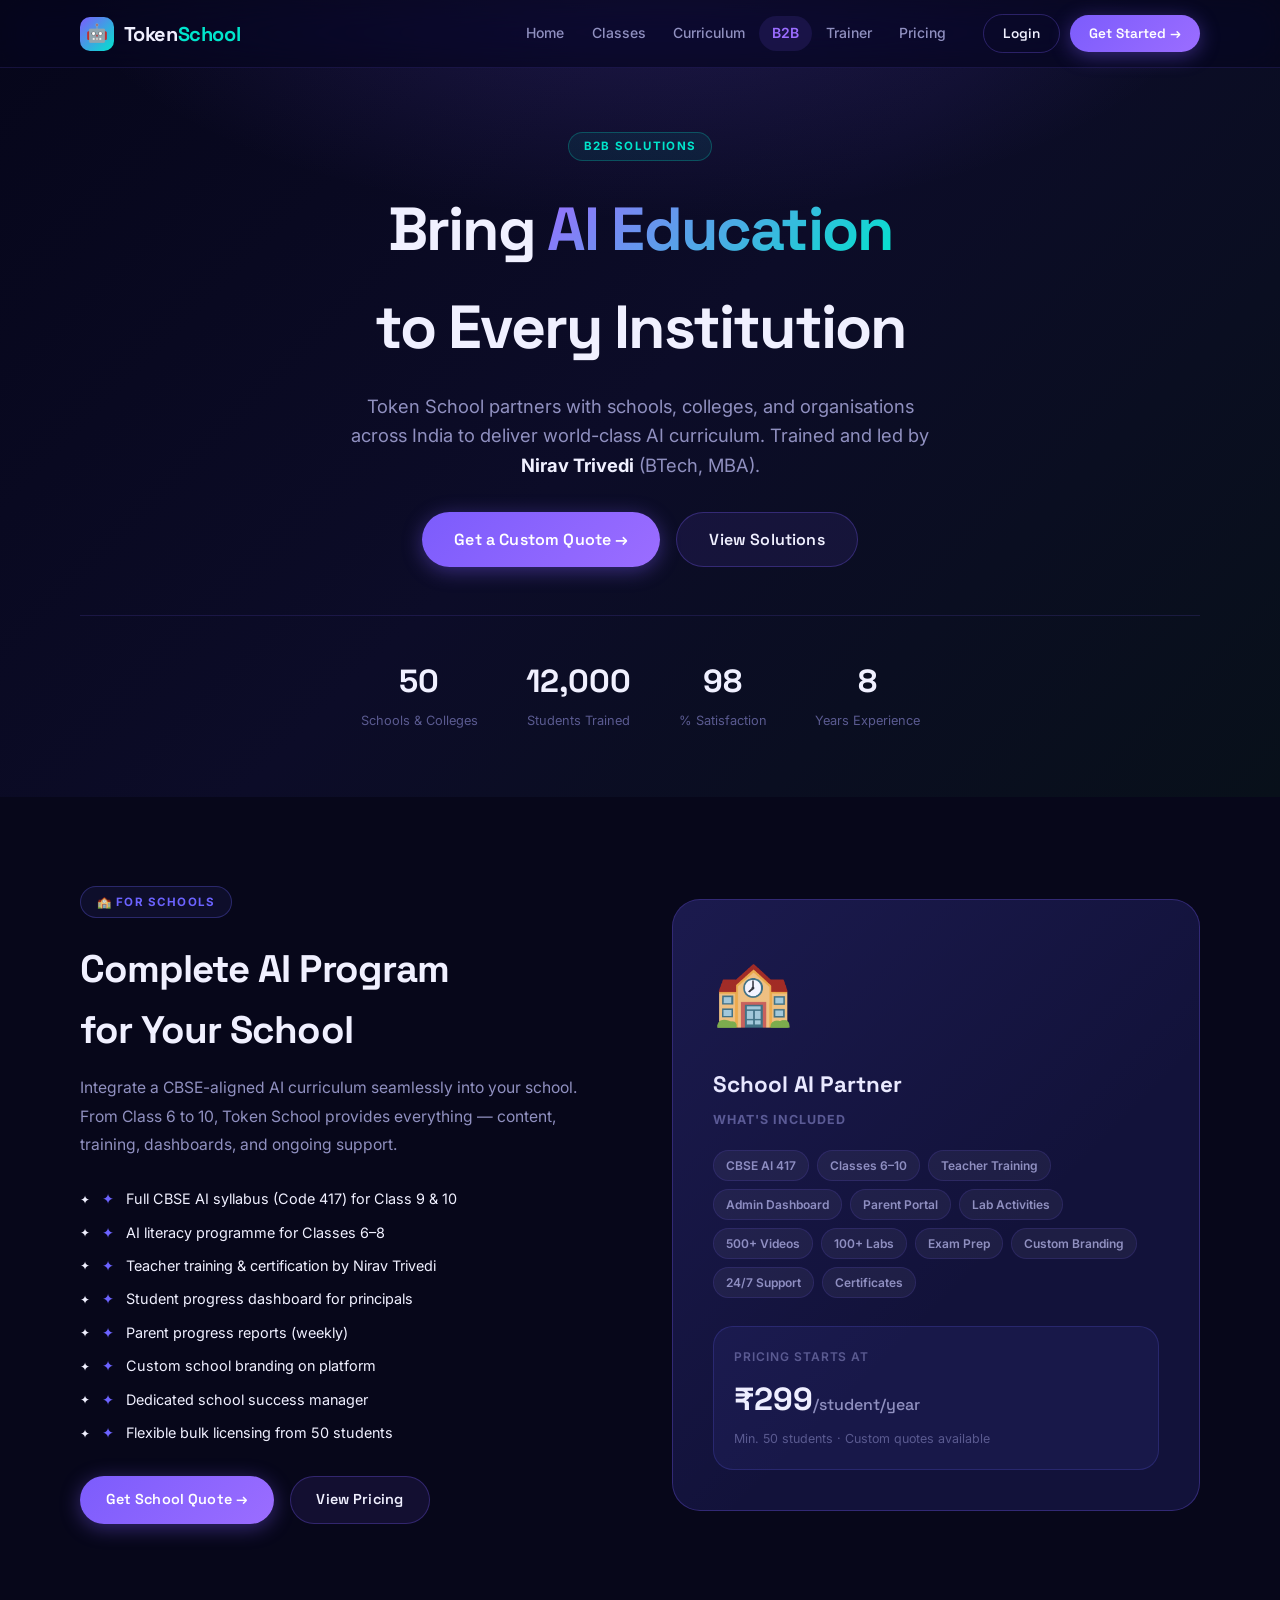
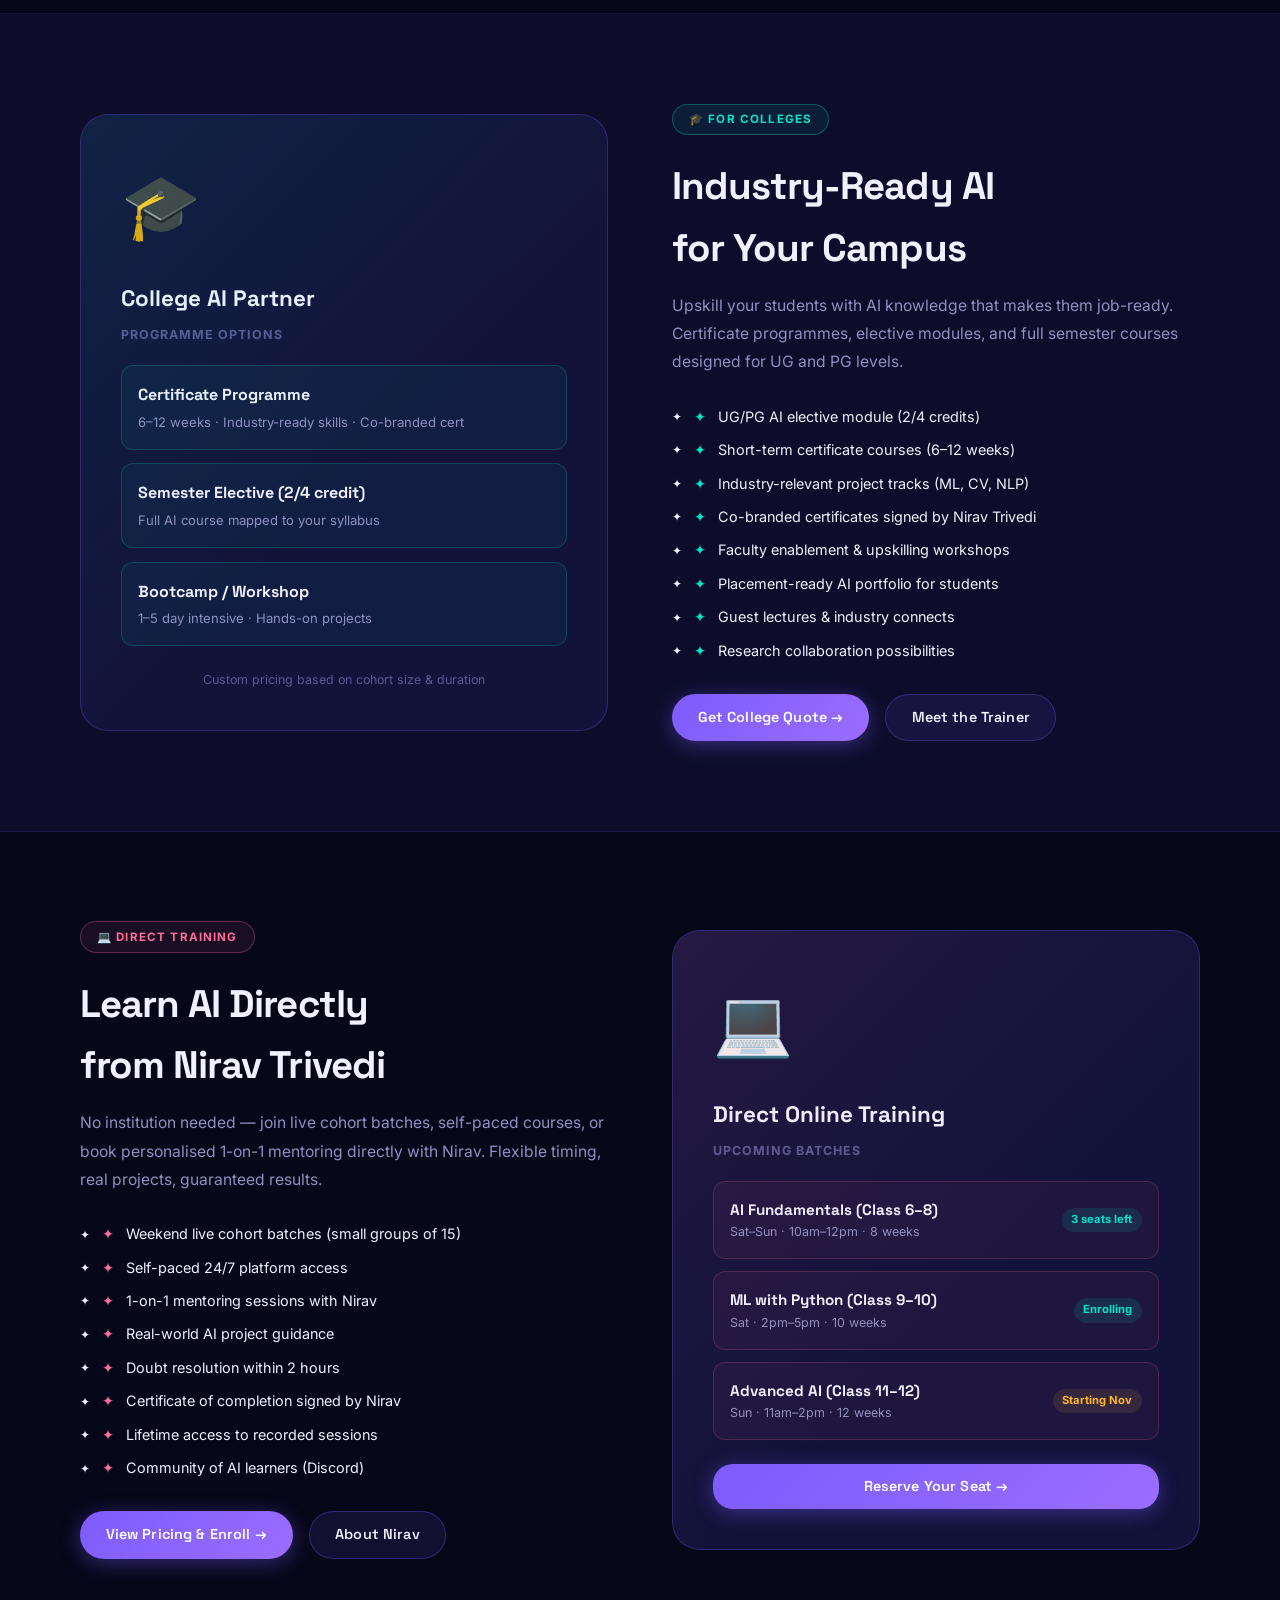
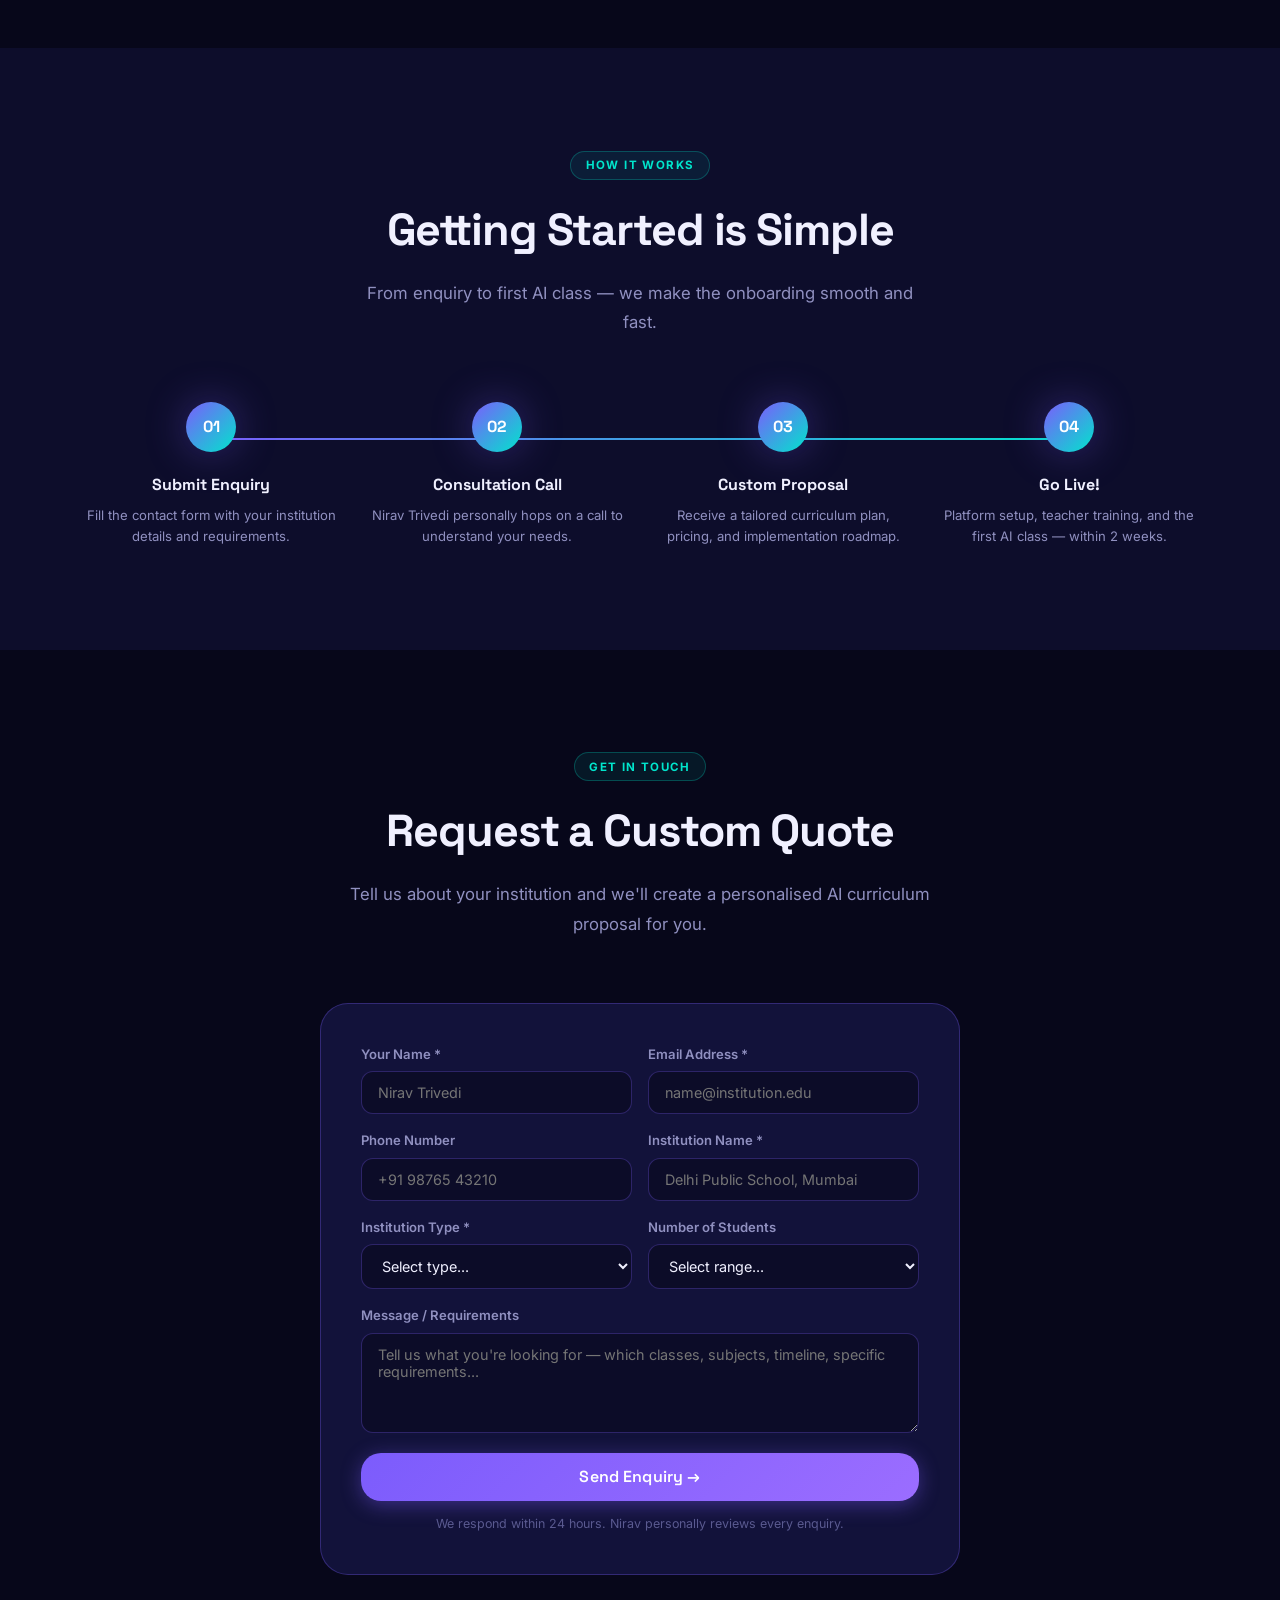
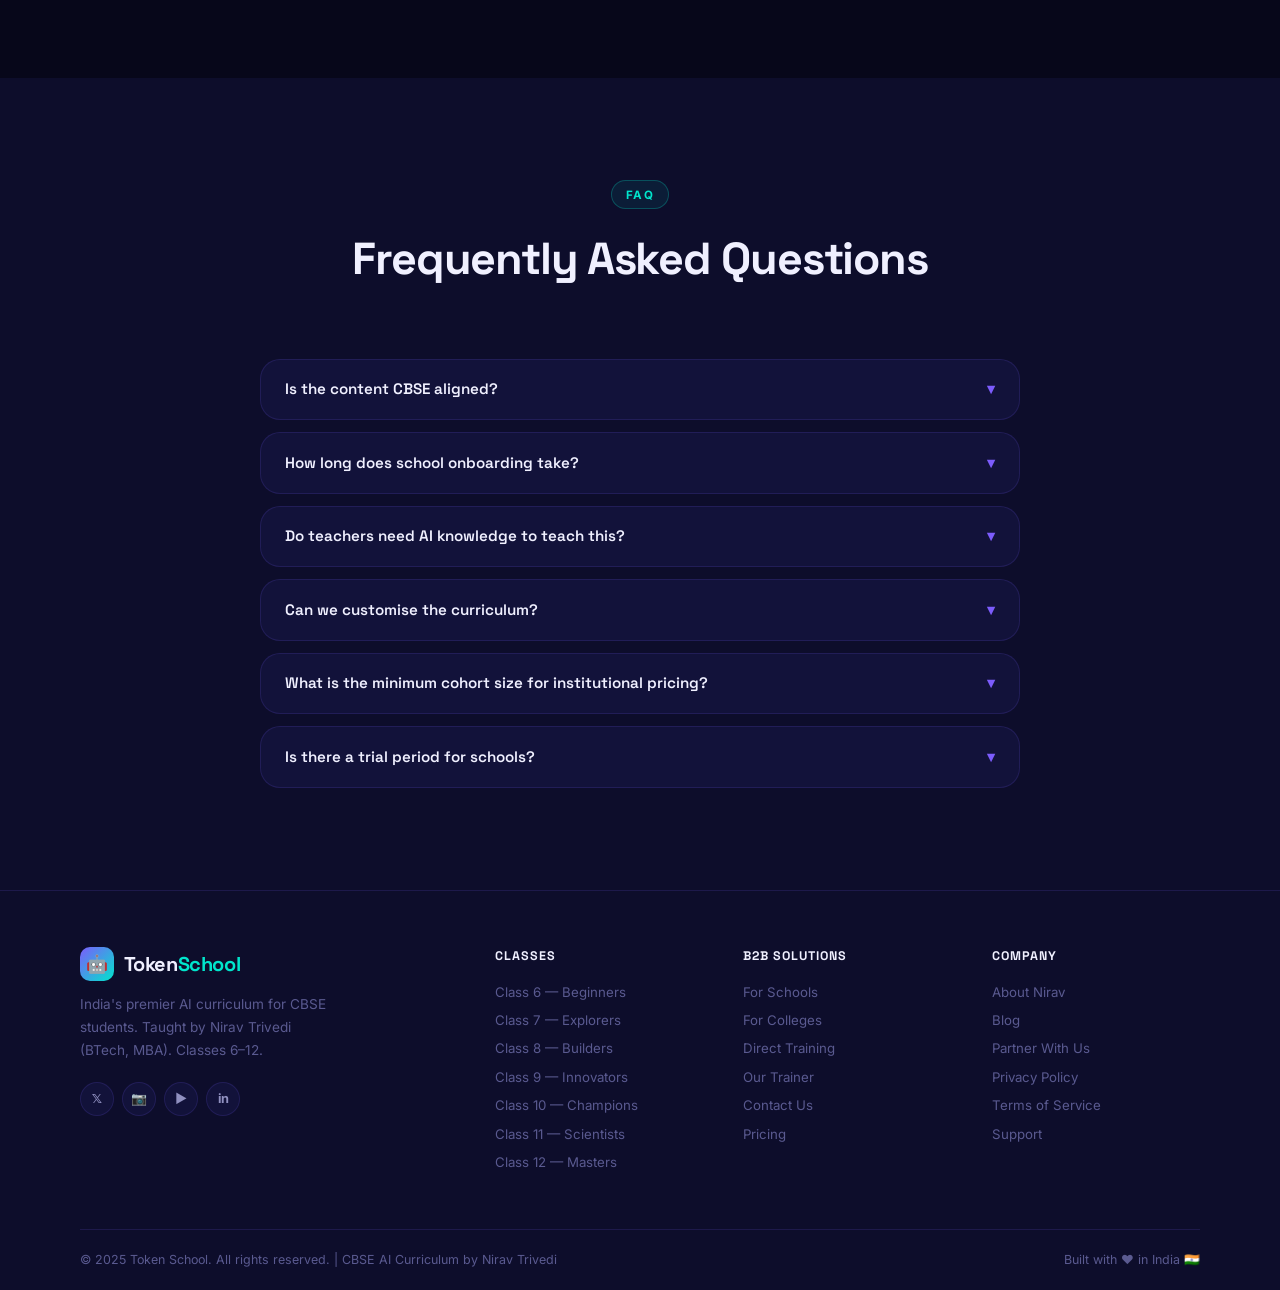
<file: b2b.html>
<!DOCTYPE html>
<html lang="en">
<head>
<meta charset="UTF-8"/><meta name="viewport" content="width=device-width,initial-scale=1.0"/>
<title>Token School B2B — AI for Schools & Colleges | Partner with Nirav Trivedi</title>
<meta name="description" content="Bring world-class AI education to your school, college, or institution. Custom AI curriculum, teacher training, and direct online training by Nirav Trivedi (BTech, MBA)."/>
<meta property="og:title" content="Token School B2B — AI for Schools & Colleges | Partner with Nirav Trivedi"/>
<meta name="theme-color" content="#07071A"/>
<link rel="preconnect" href="https://fonts.googleapis.com"/>
<link rel="preconnect" href="https://fonts.gstatic.com" crossorigin/>
<link href="https://fonts.googleapis.com/css2?family=Space+Grotesk:wght@400;500;600;700;800;900&family=Inter:wght@300;400;500;600&family=JetBrains+Mono:wght@400;600&display=swap" rel="stylesheet"/>
<style>
*,*::before,*::after{box-sizing:border-box;margin:0;padding:0}
:root{
  --p:#7C5CFC;--p2:#9B6DFF;--p3:#5B3FD4;
  --c:#00E5CC;--c2:#00BFA5;--pk:#FF6B9D;--am:#FFB627;
  --bg:#07071A;--bg2:#0D0D2B;--bg3:#12123A;--bg4:#181850;
  --tx:#F0F0FF;--tx2:#9090C0;--tx3:#5A5A90;
  --bd:rgba(124,92,252,.15);--bd2:rgba(124,92,252,.3);--bd3:rgba(124,92,252,.55);
  --r:12px;--rl:20px;--rxl:28px;--rxx:999px;
  --sh:0 8px 40px rgba(0,0,0,.6);--glow:0 0 40px rgba(124,92,252,.35);
}
html{scroll-behavior:smooth;font-size:16px}
body{font-family:'Inter',system-ui,sans-serif;background:var(--bg);color:var(--tx);line-height:1.6;overflow-x:hidden;-webkit-font-smoothing:antialiased}
::selection{background:rgba(124,92,252,.35);color:#fff}
::-webkit-scrollbar{width:5px}::-webkit-scrollbar-track{background:var(--bg)}::-webkit-scrollbar-thumb{background:var(--p);border-radius:3px}

/* utils */
.con{width:100%;max-width:1200px;margin-inline:auto;padding-inline:clamp(1rem,5vw,2.5rem)}
.sec{padding-block:clamp(4rem,8vw,7rem);position:relative;overflow:hidden}
.tag{display:inline-block;font-size:.72rem;font-weight:700;letter-spacing:.12em;text-transform:uppercase;color:var(--c);padding:.28rem .9rem;background:rgba(0,229,204,.08);border:1px solid rgba(0,229,204,.25);border-radius:var(--rxx);margin-bottom:.85rem}
.sh{text-align:center;margin-bottom:clamp(2.5rem,5vw,4rem)}
.sh h2{font-family:'Space Grotesk',sans-serif;font-size:clamp(1.7rem,3.5vw,2.8rem);font-weight:800;letter-spacing:-.025em;margin-bottom:.85rem}
.sh p{font-size:clamp(.9rem,1.4vw,1.05rem);color:var(--tx2);max-width:580px;margin-inline:auto;line-height:1.75}

/* buttons */
.btn{display:inline-flex;align-items:center;gap:.5rem;font-family:'Space Grotesk',sans-serif;font-weight:600;text-decoration:none;border:none;cursor:pointer;border-radius:var(--rxx);transition:all .3s;white-space:nowrap;letter-spacing:.01em}
.bsm{padding:.5rem 1.2rem;font-size:.85rem}.bmd{padding:.7rem 1.6rem;font-size:.9rem}.blg{padding:.85rem 2rem;font-size:1rem}.bxl{padding:1rem 2.4rem;font-size:1.05rem}
.bpri{background:linear-gradient(135deg,var(--p),var(--p2));color:#fff;box-shadow:0 4px 20px rgba(124,92,252,.4)}
.bpri:hover{transform:translateY(-3px);box-shadow:0 8px 32px rgba(124,92,252,.6)}
.bsec{background:rgba(124,92,252,.1);color:var(--tx);border:1px solid var(--bd2)}
.bsec:hover{background:rgba(124,92,252,.2);transform:translateY(-2px)}
.bout{background:transparent;color:var(--tx);border:1.5px solid var(--bd2)}
.bout:hover{background:rgba(124,92,252,.1);border-color:var(--p);transform:translateY(-2px)}
.bwh{background:#fff;color:var(--bg);font-weight:700}
.bwh:hover{background:#eeeeff;transform:translateY(-2px);box-shadow:0 8px 24px rgba(255,255,255,.2)}
.bfull{width:100%;justify-content:center;border-radius:var(--rl)}

/* NAV */
#topnav{position:fixed;top:0;left:0;right:0;z-index:1000;height:68px;display:flex;align-items:center;background:rgba(7,7,26,.7);backdrop-filter:blur(20px) saturate(180%);border-bottom:1px solid var(--bd);transition:all .3s}
#topnav.sc{background:rgba(7,7,26,.95);box-shadow:var(--sh)}
.ni{width:100%;max-width:1200px;margin-inline:auto;padding-inline:clamp(1rem,5vw,2.5rem);display:flex;align-items:center;gap:1.5rem}
.nbrand{display:flex;align-items:center;gap:.6rem;text-decoration:none;flex-shrink:0}
.nlogo{width:34px;height:34px;background:linear-gradient(135deg,var(--p),var(--c));border-radius:10px;display:flex;align-items:center;justify-content:center;font-size:1.1rem}
.nname{font-family:'Space Grotesk',sans-serif;font-weight:800;font-size:1.25rem;color:var(--tx);letter-spacing:-.02em}
.nname span{color:var(--c)}
.nlinks{display:flex;align-items:center;gap:.1rem;margin-left:auto}
.na{padding:.4rem .8rem;font-size:.875rem;font-weight:500;color:var(--tx2);text-decoration:none;border-radius:var(--rxx);transition:.2s}
.na:hover{color:var(--tx);background:rgba(124,92,252,.1)}
.na.on{color:var(--p2);background:rgba(124,92,252,.12);font-weight:600}
.nacts{display:flex;gap:.6rem;align-items:center;flex-shrink:0}
.burger{display:none;flex-direction:column;gap:5px;background:none;border:none;cursor:pointer;padding:.5rem;margin-left:.5rem}
.burger span{display:block;width:22px;height:2px;background:var(--tx);border-radius:2px;transition:.2s}
.mobile-nav{display:none;position:fixed;top:68px;left:0;right:0;z-index:999;background:rgba(7,7,26,.98);backdrop-filter:blur(20px);border-bottom:1px solid var(--bd);padding:1rem;flex-direction:column;gap:.2rem}
.mobile-nav .na{padding:.7rem 1rem;border-radius:var(--rl)}

/* PAGE HERO */
.ph{padding-top:calc(68px + clamp(3rem,8vw,5rem));padding-bottom:clamp(3rem,7vw,5rem);position:relative;overflow:hidden;text-align:center;background:var(--bg)}
.ph-bg{position:absolute;inset:0;background:radial-gradient(ellipse 70% 50% at 50% -10%,rgba(124,92,252,.18) 0%,transparent 65%)}
.ph-tag{margin-bottom:1.25rem}
.ph h1{font-family:'Space Grotesk',sans-serif;font-size:clamp(2rem,5vw,3.5rem);font-weight:900;letter-spacing:-.03em;margin-bottom:1.1rem;position:relative}
.ph p{font-size:clamp(.95rem,1.5vw,1.15rem);color:var(--tx2);max-width:600px;margin-inline:auto;line-height:1.75;position:relative;margin-bottom:2rem}
.ph .btns{display:flex;gap:1rem;justify-content:center;flex-wrap:wrap;position:relative}

/* FOOTER */
footer{background:var(--bg2);border-top:1px solid var(--bd);padding-top:3.5rem}
.fg{display:grid;grid-template-columns:1.8fr 1fr 1fr 1fr;gap:2.5rem;margin-bottom:3rem}
.fbrand p{font-size:.85rem;color:var(--tx3);line-height:1.7;max-width:260px;margin-top:.75rem;margin-bottom:1.25rem}
.socs{display:flex;gap:.5rem}
.soc{width:34px;height:34px;border-radius:50%;background:var(--bg3);border:1px solid var(--bd);color:var(--tx2);display:flex;align-items:center;justify-content:center;font-size:.8rem;font-weight:700;text-decoration:none;transition:.2s}
.soc:hover{background:var(--p);color:#fff;border-color:var(--p);transform:translateY(-2px)}
.fc h4{font-family:'Space Grotesk',sans-serif;font-size:.78rem;font-weight:700;color:var(--tx);margin-bottom:.9rem;letter-spacing:.08em;text-transform:uppercase}
.fc a{display:block;font-size:.83rem;color:var(--tx3);text-decoration:none;margin-bottom:.45rem;transition:color .2s}
.fc a:hover{color:var(--tx)}
.fbot{border-top:1px solid var(--bd);padding-block:1.25rem;display:flex;justify-content:space-between;font-size:.78rem;color:var(--tx3);flex-wrap:wrap;gap:.5rem}

/* Scroll reveal */
.sr{opacity:0;transform:translateY(28px);transition:opacity .65s ease,transform .65s ease}
.sr.vi{opacity:1;transform:translateY(0)}

/* orbs */
.orb{position:absolute;border-radius:50%;filter:blur(90px);animation:of 10s ease-in-out infinite;pointer-events:none}
@keyframes of{0%,100%{transform:translateY(0) scale(1)}50%{transform:translateY(-25px) scale(1.04)}}

/* responsive */
@media(max-width:1024px){.fg{grid-template-columns:1fr 1fr}}
@media(max-width:768px){.nlinks,.nacts .bout{display:none}.burger{display:flex}.fg{grid-template-columns:1fr}}

/* B2B Hero */
.b2b-hero{padding-top:calc(68px + 4rem);padding-bottom:4rem;background:linear-gradient(135deg,#06061A,#0c0c28,#08101a);text-align:center;position:relative;overflow:hidden}
.b2b-hero::before{content:'';position:absolute;inset:0;background:radial-gradient(ellipse 70% 50% at 50% -5%,rgba(124,92,252,.2) 0%,transparent 65%)}
.b2b-hero h1{font-family:'Space Grotesk',sans-serif;font-size:clamp(2rem,5vw,3.8rem);font-weight:900;letter-spacing:-.03em;margin-bottom:1rem;position:relative}
.b2b-hero p{font-size:clamp(.95rem,1.5vw,1.15rem);color:var(--tx2);max-width:600px;margin-inline:auto;position:relative;margin-bottom:2rem}
.b2b-stats{display:flex;justify-content:center;gap:3rem;flex-wrap:wrap;margin-top:3rem;padding-top:2.5rem;border-top:1px solid var(--bd);position:relative}
.b2bs{text-align:center}.b2bs strong{display:block;font-family:'Space Grotesk',sans-serif;font-size:2rem;font-weight:900;color:var(--tx)}.b2bs span{font-size:.8rem;color:var(--tx3)}
/* Solution sections */
.sol{padding-block:clamp(4rem,7vw,6rem);border-bottom:1px solid var(--bd)}
.sol-inner{display:grid;grid-template-columns:1fr 1fr;gap:4rem;align-items:center}
.sol-inner.rev{direction:rtl}.sol-inner.rev>*{direction:ltr}
.sol-badge{display:inline-flex;align-items:center;gap:.6rem;padding:.35rem 1rem;border-radius:var(--rxx);font-size:.72rem;font-weight:700;text-transform:uppercase;letter-spacing:.1em;margin-bottom:1.25rem;border:1px solid}
.sol h2{font-family:'Space Grotesk',sans-serif;font-size:clamp(1.6rem,3vw,2.6rem);font-weight:900;letter-spacing:-.025em;margin-bottom:.85rem}
.sol p{font-size:.98rem;color:var(--tx2);line-height:1.8;margin-bottom:1.75rem}
.sol-list{list-style:none;display:flex;flex-direction:column;gap:.65rem;margin-bottom:2rem}
.sol-list li{display:flex;align-items:flex-start;gap:.75rem;font-size:.9rem}
.sol-list li::before{content:'✦';flex-shrink:0;margin-top:.15rem;font-size:.75rem}
.sol-card{background:var(--bg3);border:1px solid var(--bd2);border-radius:var(--rxl);padding:2.5rem;position:relative;overflow:hidden}
.sol-card::before{content:'';position:absolute;inset:0;background:linear-gradient(135deg,var(--sgc,rgba(124,92,252,.08)),transparent 60%)}
.sol-card-icon{font-size:4rem;margin-bottom:1.5rem;display:block}
.sol-card h3{font-family:'Space Grotesk',sans-serif;font-size:1.4rem;font-weight:800;margin-bottom:.5rem}
.sol-card-sub{font-size:.78rem;font-weight:700;text-transform:uppercase;letter-spacing:.08em;color:var(--tx3);margin-bottom:1.25rem}
.sol-chips{display:flex;flex-wrap:wrap;gap:.5rem}
.chip{font-size:.75rem;font-weight:600;padding:.3rem .75rem;background:rgba(255,255,255,.05);border:1px solid var(--bd);border-radius:var(--rxx);color:var(--tx2)}
/* Process */
.proc-steps{display:grid;grid-template-columns:repeat(4,1fr);gap:1.5rem;position:relative}
.proc-steps::before{content:'';position:absolute;top:2.25rem;left:10%;right:10%;height:2px;background:linear-gradient(90deg,var(--p),var(--c));border-radius:1px;z-index:0}
.ps{text-align:center;position:relative;z-index:1}
.ps-num{width:50px;height:50px;border-radius:50%;background:linear-gradient(135deg,var(--p),var(--c));display:flex;align-items:center;justify-content:center;font-family:'Space Grotesk',sans-serif;font-size:1rem;font-weight:800;color:#fff;margin:0 auto 1.25rem;box-shadow:var(--glow)}
.ps h4{font-family:'Space Grotesk',sans-serif;font-size:1rem;font-weight:700;margin-bottom:.5rem}
.ps p{font-size:.82rem;color:var(--tx2);line-height:1.6}
/* Contact form */
.contact-form{background:var(--bg3);border:1px solid var(--bd2);border-radius:var(--rxl);padding:2.5rem;max-width:640px;margin:0 auto}
.form-grid{display:grid;grid-template-columns:1fr 1fr;gap:1rem}
.fg-full{grid-column:1/-1}
.form-group{display:flex;flex-direction:column;gap:.4rem}
.form-group label{font-size:.82rem;font-weight:600;color:var(--tx2)}
.form-group input,.form-group select,.form-group textarea{background:rgba(0,0,0,.3);border:1px solid var(--bd2);border-radius:var(--r);padding:.75rem 1rem;color:var(--tx);font-size:.9rem;font-family:'Inter',sans-serif;transition:.25s;outline:none}
.form-group input:focus,.form-group select:focus,.form-group textarea:focus{border-color:var(--p);box-shadow:0 0 0 3px rgba(124,92,252,.15)}
.form-group textarea{resize:vertical;min-height:100px}
.form-group select option{background:var(--bg3)}
/* FAQ */
.faq-list{display:flex;flex-direction:column;gap:.75rem;max-width:760px;margin-inline:auto}
.faq-item{background:var(--bg3);border:1px solid var(--bd);border-radius:var(--rl);overflow:hidden}
.faq-q{display:flex;justify-content:space-between;align-items:center;padding:1.1rem 1.5rem;cursor:pointer;font-weight:600;font-family:'Space Grotesk',sans-serif;font-size:.95rem;gap:1rem;transition:.25s}
.faq-q:hover{color:var(--p2)}
.faq-arr{flex-shrink:0;transition:transform .3s;color:var(--p)}
.faq-item.open .faq-arr{transform:rotate(180deg)}
.faq-a{display:none;padding:0 1.5rem 1.25rem;font-size:.88rem;color:var(--tx2);line-height:1.75}
.faq-item.open .faq-a{display:block}
@media(max-width:1024px){.sol-inner,.sol-inner.rev{grid-template-columns:1fr;direction:ltr}.proc-steps{grid-template-columns:repeat(2,1fr)}.proc-steps::before{display:none}.form-grid{grid-template-columns:1fr}}
@media(max-width:768px){.proc-steps{grid-template-columns:1fr}.b2b-stats{gap:1.5rem}}
</style>
</head>
<body>

<header id="topnav">
  <div class="ni">
    <a href="/index.html" class="nbrand"><div class="nlogo">🤖</div><span class="nname">Token<span>School</span></span></a>
    <nav class="nlinks">
      <a href="/index.html" class="na ">Home</a>
      <a href="/classes.html" class="na ">Classes</a>
      <a href="/curriculum.html" class="na ">Curriculum</a>
      <a href="/b2b.html" class="na on">B2B</a>
      <a href="/trainer.html" class="na ">Trainer</a>
      <a href="/pricing.html" class="na ">Pricing</a>
    </nav>
    <div class="nacts">
      <a href="/pricing.html" class="btn bout bsm">Login</a>
      <a href="/pricing.html" class="btn bpri bsm">Get Started →</a>
    </div>
    <button class="burger" id="burger" aria-label="Menu"><span></span><span></span><span></span></button>
  </div>
  <nav class="mobile-nav" id="mnav">
    <a href="/index.html" class="na ">Home</a>
    <a href="/classes.html" class="na ">Classes</a>
    <a href="/curriculum.html" class="na ">Curriculum</a>
    <a href="/b2b.html" class="na on">B2B Solutions</a>
    <a href="/trainer.html" class="na ">Our Trainer</a>
    <a href="/pricing.html" class="na ">Pricing</a>
    <div style="display:flex;gap:.75rem;margin-top:.5rem;padding:.5rem 0">
      <a href="/pricing.html" class="btn bout bmd" style="flex:1;justify-content:center">Login</a>
      <a href="/pricing.html" class="btn bpri bmd" style="flex:1;justify-content:center">Get Started</a>
    </div>
  </nav>
</header>

<section class="b2b-hero">
  <div class="con" style="position:relative;z-index:1">
    <div class="tag" style="margin-bottom:1.25rem">B2B Solutions</div>
    <h1>Bring <span style="background:linear-gradient(135deg,var(--p2),var(--c));-webkit-background-clip:text;-webkit-text-fill-color:transparent;background-clip:text">AI Education</span><br>to Every Institution</h1>
    <p>Token School partners with schools, colleges, and organisations across India to deliver world-class AI curriculum. Trained and led by <strong style="color:var(--tx)">Nirav Trivedi</strong> (BTech, MBA).</p>
    <div style="display:flex;gap:1rem;justify-content:center;flex-wrap:wrap">
      <a href="#contact" class="btn bpri blg">Get a Custom Quote →</a>
      <a href="#schools" class="btn bsec blg">View Solutions</a>
    </div>
    <div class="b2b-stats">
      <div class="b2bs"><strong data-t="50">0</strong><span>Schools & Colleges</span></div>
      <div class="b2bs"><strong data-t="12000">0</strong><span>Students Trained</span></div>
      <div class="b2bs"><strong data-t="98">0</strong><span>% Satisfaction</span></div>
      <div class="b2bs"><strong data-t="8">0</strong><span>Years Experience</span></div>
    </div>
  </div>
</section>

<!-- SCHOOLS -->
<section class="sol" id="schools" style="background:var(--bg)">
<div class="con">
  <div class="sol-inner">
    <div class="sr">
      <div class="sol-badge" style="color:#6C63FF;background:rgba(108,99,255,.08);border-color:rgba(108,99,255,.3)">🏫 For Schools</div>
      <h2>Complete AI Program<br>for Your School</h2>
      <p>Integrate a CBSE-aligned AI curriculum seamlessly into your school. From Class 6 to 10, Token School provides everything — content, training, dashboards, and ongoing support.</p>
      <ul class="sol-list" style="--lc:#6C63FF">
        <li style="color:var(--tx)"><span style="color:#6C63FF">✦</span>Full CBSE AI syllabus (Code 417) for Class 9 & 10</li>
        <li style="color:var(--tx)"><span style="color:#6C63FF">✦</span>AI literacy programme for Classes 6–8</li>
        <li style="color:var(--tx)"><span style="color:#6C63FF">✦</span>Teacher training & certification by Nirav Trivedi</li>
        <li style="color:var(--tx)"><span style="color:#6C63FF">✦</span>Student progress dashboard for principals</li>
        <li style="color:var(--tx)"><span style="color:#6C63FF">✦</span>Parent progress reports (weekly)</li>
        <li style="color:var(--tx)"><span style="color:#6C63FF">✦</span>Custom school branding on platform</li>
        <li style="color:var(--tx)"><span style="color:#6C63FF">✦</span>Dedicated school success manager</li>
        <li style="color:var(--tx)"><span style="color:#6C63FF">✦</span>Flexible bulk licensing from 50 students</li>
      </ul>
      <div style="display:flex;gap:1rem;flex-wrap:wrap">
        <a href="#contact" class="btn bpri bmd">Get School Quote →</a>
        <a href="/pricing.html" class="btn bsec bmd">View Pricing</a>
      </div>
    </div>
    <div class="sr">
      <div class="sol-card" style="--sgc:rgba(108,99,255,.1)">
        <span class="sol-card-icon">🏫</span>
        <h3>School AI Partner</h3>
        <div class="sol-card-sub">What's Included</div>
        <div class="sol-chips">
          <span class="chip">CBSE AI 417</span><span class="chip">Classes 6–10</span><span class="chip">Teacher Training</span>
          <span class="chip">Admin Dashboard</span><span class="chip">Parent Portal</span><span class="chip">Lab Activities</span>
          <span class="chip">500+ Videos</span><span class="chip">100+ Labs</span><span class="chip">Exam Prep</span>
          <span class="chip">Custom Branding</span><span class="chip">24/7 Support</span><span class="chip">Certificates</span>
        </div>
        <div style="margin-top:1.75rem;padding:1.25rem;background:rgba(108,99,255,.08);border-radius:var(--rl);border:1px solid rgba(108,99,255,.2)">
          <div style="font-size:.75rem;color:var(--tx3);font-weight:600;text-transform:uppercase;letter-spacing:.08em;margin-bottom:.5rem">Pricing starts at</div>
          <div style="font-family:'Space Grotesk',sans-serif;font-size:2rem;font-weight:900;color:var(--tx)">₹299<span style="font-size:1rem;color:var(--tx2);font-weight:500">/student/year</span></div>
          <div style="font-size:.78rem;color:var(--tx3);margin-top:.25rem">Min. 50 students · Custom quotes available</div>
        </div>
      </div>
    </div>
  </div>
</div>
</section>

<!-- COLLEGES -->
<section class="sol" id="colleges" style="background:var(--bg2)">
<div class="con">
  <div class="sol-inner rev">
    <div class="sr">
      <div class="sol-badge" style="color:#00E5CC;background:rgba(0,229,204,.08);border-color:rgba(0,229,204,.3)">🎓 For Colleges</div>
      <h2>Industry-Ready AI<br>for Your Campus</h2>
      <p>Upskill your students with AI knowledge that makes them job-ready. Certificate programmes, elective modules, and full semester courses designed for UG and PG levels.</p>
      <ul class="sol-list">
        <li style="color:var(--tx)"><span style="color:#00E5CC">✦</span>UG/PG AI elective module (2/4 credits)</li>
        <li style="color:var(--tx)"><span style="color:#00E5CC">✦</span>Short-term certificate courses (6–12 weeks)</li>
        <li style="color:var(--tx)"><span style="color:#00E5CC">✦</span>Industry-relevant project tracks (ML, CV, NLP)</li>
        <li style="color:var(--tx)"><span style="color:#00E5CC">✦</span>Co-branded certificates signed by Nirav Trivedi</li>
        <li style="color:var(--tx)"><span style="color:#00E5CC">✦</span>Faculty enablement & upskilling workshops</li>
        <li style="color:var(--tx)"><span style="color:#00E5CC">✦</span>Placement-ready AI portfolio for students</li>
        <li style="color:var(--tx)"><span style="color:#00E5CC">✦</span>Guest lectures & industry connects</li>
        <li style="color:var(--tx)"><span style="color:#00E5CC">✦</span>Research collaboration possibilities</li>
      </ul>
      <div style="display:flex;gap:1rem;flex-wrap:wrap">
        <a href="#contact" class="btn bpri bmd">Get College Quote →</a>
        <a href="/trainer.html" class="btn bsec bmd">Meet the Trainer</a>
      </div>
    </div>
    <div class="sr">
      <div class="sol-card" style="--sgc:rgba(0,229,204,.08)">
        <span class="sol-card-icon">🎓</span>
        <h3>College AI Partner</h3>
        <div class="sol-card-sub">Programme Options</div>
        <div style="display:flex;flex-direction:column;gap:.85rem;margin-bottom:1.5rem">
          <div style="padding:1rem;background:rgba(0,229,204,.05);border:1px solid rgba(0,229,204,.2);border-radius:var(--r)">
            <div style="font-weight:700;font-family:'Space Grotesk',sans-serif;margin-bottom:.25rem">Certificate Programme</div>
            <div style="font-size:.82rem;color:var(--tx2)">6–12 weeks · Industry-ready skills · Co-branded cert</div>
          </div>
          <div style="padding:1rem;background:rgba(0,229,204,.05);border:1px solid rgba(0,229,204,.2);border-radius:var(--r)">
            <div style="font-weight:700;font-family:'Space Grotesk',sans-serif;margin-bottom:.25rem">Semester Elective (2/4 credit)</div>
            <div style="font-size:.82rem;color:var(--tx2)">Full AI course mapped to your syllabus</div>
          </div>
          <div style="padding:1rem;background:rgba(0,229,204,.05);border:1px solid rgba(0,229,204,.2);border-radius:var(--r)">
            <div style="font-weight:700;font-family:'Space Grotesk',sans-serif;margin-bottom:.25rem">Bootcamp / Workshop</div>
            <div style="font-size:.82rem;color:var(--tx2)">1–5 day intensive · Hands-on projects</div>
          </div>
        </div>
        <div style="font-size:.78rem;color:var(--tx3);text-align:center">Custom pricing based on cohort size & duration</div>
      </div>
    </div>
  </div>
</div>
</section>

<!-- DIRECT TRAINING -->
<section class="sol" id="direct" style="background:var(--bg);border-bottom:none">
<div class="con">
  <div class="sol-inner">
    <div class="sr">
      <div class="sol-badge" style="color:#FF6B9D;background:rgba(255,107,157,.08);border-color:rgba(255,107,157,.3)">💻 Direct Training</div>
      <h2>Learn AI Directly<br>from Nirav Trivedi</h2>
      <p>No institution needed — join live cohort batches, self-paced courses, or book personalised 1-on-1 mentoring directly with Nirav. Flexible timing, real projects, guaranteed results.</p>
      <ul class="sol-list">
        <li style="color:var(--tx)"><span style="color:#FF6B9D">✦</span>Weekend live cohort batches (small groups of 15)</li>
        <li style="color:var(--tx)"><span style="color:#FF6B9D">✦</span>Self-paced 24/7 platform access</li>
        <li style="color:var(--tx)"><span style="color:#FF6B9D">✦</span>1-on-1 mentoring sessions with Nirav</li>
        <li style="color:var(--tx)"><span style="color:#FF6B9D">✦</span>Real-world AI project guidance</li>
        <li style="color:var(--tx)"><span style="color:#FF6B9D">✦</span>Doubt resolution within 2 hours</li>
        <li style="color:var(--tx)"><span style="color:#FF6B9D">✦</span>Certificate of completion signed by Nirav</li>
        <li style="color:var(--tx)"><span style="color:#FF6B9D">✦</span>Lifetime access to recorded sessions</li>
        <li style="color:var(--tx)"><span style="color:#FF6B9D">✦</span>Community of AI learners (Discord)</li>
      </ul>
      <div style="display:flex;gap:1rem;flex-wrap:wrap">
        <a href="/pricing.html" class="btn bpri bmd">View Pricing & Enroll →</a>
        <a href="/trainer.html" class="btn bsec bmd">About Nirav</a>
      </div>
    </div>
    <div class="sr">
      <div class="sol-card" style="--sgc:rgba(255,107,157,.08)">
        <span class="sol-card-icon">💻</span>
        <h3>Direct Online Training</h3>
        <div class="sol-card-sub">Upcoming Batches</div>
        <div style="display:flex;flex-direction:column;gap:.75rem;margin-bottom:1.5rem">
          <div style="padding:1rem;background:rgba(255,107,157,.05);border:1px solid rgba(255,107,157,.2);border-radius:var(--r);display:flex;justify-content:space-between;align-items:center">
            <div><div style="font-weight:700;font-family:'Space Grotesk',sans-serif;font-size:.95rem">AI Fundamentals (Class 6–8)</div><div style="font-size:.78rem;color:var(--tx2)">Sat–Sun · 10am–12pm · 8 weeks</div></div>
            <span style="font-size:.7rem;font-weight:700;color:#00E5CC;background:rgba(0,229,204,.1);padding:.2rem .6rem;border-radius:var(--rxx);white-space:nowrap">3 seats left</span>
          </div>
          <div style="padding:1rem;background:rgba(255,107,157,.05);border:1px solid rgba(255,107,157,.2);border-radius:var(--r);display:flex;justify-content:space-between;align-items:center">
            <div><div style="font-weight:700;font-family:'Space Grotesk',sans-serif;font-size:.95rem">ML with Python (Class 9–10)</div><div style="font-size:.78rem;color:var(--tx2)">Sat · 2pm–5pm · 10 weeks</div></div>
            <span style="font-size:.7rem;font-weight:700;color:#00E5CC;background:rgba(0,229,204,.1);padding:.2rem .6rem;border-radius:var(--rxx);white-space:nowrap">Enrolling</span>
          </div>
          <div style="padding:1rem;background:rgba(255,107,157,.05);border:1px solid rgba(255,107,157,.2);border-radius:var(--r);display:flex;justify-content:space-between;align-items:center">
            <div><div style="font-weight:700;font-family:'Space Grotesk',sans-serif;font-size:.95rem">Advanced AI (Class 11–12)</div><div style="font-size:.78rem;color:var(--tx2)">Sun · 11am–2pm · 12 weeks</div></div>
            <span style="font-size:.7rem;font-weight:700;color:var(--am);background:rgba(255,182,39,.1);padding:.2rem .6rem;border-radius:var(--rxx);white-space:nowrap">Starting Nov</span>
          </div>
        </div>
        <a href="#contact" class="btn bpri bfull bmd">Reserve Your Seat →</a>
      </div>
    </div>
  </div>
</div>
</section>

<!-- PROCESS -->
<section class="sec" style="background:var(--bg2)">
<div class="con">
  <div class="sh sr">
    <div class="tag">How It Works</div>
    <h2>Getting Started is Simple</h2>
    <p>From enquiry to first AI class — we make the onboarding smooth and fast.</p>
  </div>
  <div class="proc-steps">
    <div class="ps sr"><div class="ps-num">01</div><h4>Submit Enquiry</h4><p>Fill the contact form with your institution details and requirements.</p></div>
    <div class="ps sr"><div class="ps-num">02</div><h4>Consultation Call</h4><p>Nirav Trivedi personally hops on a call to understand your needs.</p></div>
    <div class="ps sr"><div class="ps-num">03</div><h4>Custom Proposal</h4><p>Receive a tailored curriculum plan, pricing, and implementation roadmap.</p></div>
    <div class="ps sr"><div class="ps-num">04</div><h4>Go Live!</h4><p>Platform setup, teacher training, and the first AI class — within 2 weeks.</p></div>
  </div>
</div>
</section>

<!-- CONTACT -->
<section class="sec" id="contact" style="background:var(--bg)">
<div class="con">
  <div class="sh sr">
    <div class="tag">Get In Touch</div>
    <h2>Request a Custom Quote</h2>
    <p>Tell us about your institution and we'll create a personalised AI curriculum proposal for you.</p>
  </div>
  <div class="contact-form sr">
    <form id="b2b-form">
      <div class="form-grid">
        <div class="form-group"><label>Your Name *</label><input type="text" placeholder="Nirav Trivedi" required/></div>
        <div class="form-group"><label>Email Address *</label><input type="email" placeholder="name@institution.edu" required/></div>
        <div class="form-group"><label>Phone Number</label><input type="tel" placeholder="+91 98765 43210"/></div>
        <div class="form-group"><label>Institution Name *</label><input type="text" placeholder="Delhi Public School, Mumbai" required/></div>
        <div class="form-group"><label>Institution Type *</label>
          <select required>
            <option value="">Select type...</option>
            <option>CBSE School (Classes 6–8)</option>
            <option>CBSE School (Classes 9–10)</option>
            <option>CBSE School (All Classes)</option>
            <option>College / University</option>
            <option>EdTech / Training Institute</option>
            <option>Corporate / Organisation</option>
            <option>Individual / Parent</option>
          </select>
        </div>
        <div class="form-group"><label>Number of Students</label>
          <select>
            <option value="">Select range...</option>
            <option>1–25 students</option>
            <option>25–100 students</option>
            <option>100–500 students</option>
            <option>500+ students</option>
          </select>
        </div>
        <div class="form-group fg-full"><label>Message / Requirements</label><textarea placeholder="Tell us what you're looking for — which classes, subjects, timeline, specific requirements..."></textarea></div>
      </div>
      <div style="margin-top:1.25rem"><button type="submit" class="btn bpri bfull blg">Send Enquiry →</button></div>
      <p style="text-align:center;font-size:.78rem;color:var(--tx3);margin-top:.85rem">We respond within 24 hours. Nirav personally reviews every enquiry.</p>
    </form>
  </div>
</div>
</section>

<!-- FAQ -->
<section class="sec" style="background:var(--bg2)">
<div class="con">
  <div class="sh sr"><div class="tag">FAQ</div><h2>Frequently Asked Questions</h2></div>
  <div class="faq-list">
    <div class="faq-item sr"><div class="faq-q">Is the content CBSE aligned? <span class="faq-arr">▾</span></div><div class="faq-a">Yes — all content is fully aligned with the CBSE curriculum, including the AI subject (Code 417) for Classes 9 and 10. The Courses for Classes 6–8 follow a CBSE-appropriate difficulty progression.</div></div>
    <div class="faq-item sr"><div class="faq-q">How long does school onboarding take? <span class="faq-arr">▾</span></div><div class="faq-a">Typically 1–2 weeks from signing the agreement. This includes platform setup, teacher accounts, student onboarding, and an initial teacher training session with Nirav.</div></div>
    <div class="faq-item sr"><div class="faq-q">Do teachers need AI knowledge to teach this? <span class="faq-arr">▾</span></div><div class="faq-a">No prior AI knowledge is required! Nirav Trivedi personally conducts teacher training sessions as part of our school partnership. Teachers receive detailed lesson plans, answer keys, and ongoing support.</div></div>
    <div class="faq-item sr"><div class="faq-q">Can we customise the curriculum? <span class="faq-arr">▾</span></div><div class="faq-a">Absolutely. For institutional partnerships, we offer custom curriculum mapping to your existing timetable and learning objectives. Contact us and Nirav will personally review your requirements.</div></div>
    <div class="faq-item sr"><div class="faq-q">What is the minimum cohort size for institutional pricing? <span class="faq-arr">▾</span></div><div class="faq-a">Institutional pricing starts from 50 students for schools. For colleges, we offer per-student pricing from 30 students. Smaller groups can opt for our direct training programmes.</div></div>
    <div class="faq-item sr"><div class="faq-q">Is there a trial period for schools? <span class="faq-arr">▾</span></div><div class="faq-a">Yes — we offer a 2-week free pilot for serious institutional enquiries, covering up to 30 students. Reach out via the contact form to arrange a pilot.</div></div>
  </div>
</div>
</section>


<footer>
<div class="con">
  <div class="fg">
    <div class="fbrand">
      <a href="/index.html" class="nbrand"><div class="nlogo">🤖</div><span class="nname">Token<span>School</span></span></a>
      <p>India's premier AI curriculum for CBSE students. Taught by Nirav Trivedi (BTech, MBA). Classes 6–12.</p>
      <div class="socs">
        <a href="#" class="soc">𝕏</a><a href="#" class="soc">📷</a><a href="#" class="soc">▶</a><a href="#" class="soc">in</a>
      </div>
    </div>
    <div class="fc">
      <h4>Classes</h4>
      <a href="/classes.html">Class 6 — Beginners</a><a href="/classes.html">Class 7 — Explorers</a>
      <a href="/classes.html">Class 8 — Builders</a><a href="/classes.html">Class 9 — Innovators</a>
      <a href="/classes.html">Class 10 — Champions</a><a href="/classes.html">Class 11 — Scientists</a>
      <a href="/classes.html">Class 12 — Masters</a>
    </div>
    <div class="fc">
      <h4>B2B Solutions</h4>
      <a href="/b2b.html">For Schools</a><a href="/b2b.html">For Colleges</a>
      <a href="/b2b.html">Direct Training</a><a href="/trainer.html">Our Trainer</a>
      <a href="/b2b.html#contact">Contact Us</a><a href="/pricing.html">Pricing</a>
    </div>
    <div class="fc">
      <h4>Company</h4>
      <a href="/trainer.html">About Nirav</a><a href="#">Blog</a>
      <a href="/b2b.html#contact">Partner With Us</a><a href="#">Privacy Policy</a>
      <a href="#">Terms of Service</a><a href="/b2b.html#contact">Support</a>
    </div>
  </div>
  <div class="fbot">
    <p>© 2025 Token School. All rights reserved. | CBSE AI Curriculum by Nirav Trivedi</p>
    <p>Built with ❤️ in India 🇮🇳</p>
  </div>
</div>
</footer>
<script>
// Nav
const tn=document.getElementById('topnav');
window.addEventListener('scroll',()=>tn.classList.toggle('sc',scrollY>40),{passive:true});
// Burger
const bg=document.getElementById('burger'),mn=document.getElementById('mnav');
if(bg&&mn)bg.addEventListener('click',()=>{const o=mn.style.display==='flex';mn.style.display=o?'none':'flex';bg.querySelectorAll('span').forEach((s,i)=>{if(o){s.style.transform='';s.style.opacity=''}else{if(i===0)s.style.transform='rotate(45deg) translate(5px,5px)';if(i===1)s.style.opacity='0';if(i===2)s.style.transform='rotate(-45deg) translate(5px,-5px)'}})});
// SR
const sro=new IntersectionObserver(entries=>{entries.forEach((e,i)=>{if(e.isIntersecting){e.target.style.transitionDelay=i*.055+'s';e.target.classList.add('vi');sro.unobserve(e.target)}})},{threshold:.08,rootMargin:'0px 0px -30px 0px'});
document.querySelectorAll('.sr').forEach(el=>sro.observe(el));
// Counters
const co=new IntersectionObserver(entries=>{entries.forEach(e=>{if(!e.isIntersecting)return;const el=e.target,t=+el.dataset.t,s=performance.now();const r=now=>{const p=Math.min((now-s)/1800,1),ea=1-Math.pow(1-p,3);el.textContent=Math.floor(ea*t).toLocaleString('en-IN');if(p<1)requestAnimationFrame(r);else el.textContent=t.toLocaleString('en-IN')};requestAnimationFrame(r);co.unobserve(el)})},{threshold:.5});
document.querySelectorAll('[data-t]').forEach(e=>co.observe(e));

// FAQ
document.querySelectorAll('.faq-q').forEach(q=>{q.addEventListener('click',()=>{const item=q.parentElement;const wasOpen=item.classList.contains('open');document.querySelectorAll('.faq-item').forEach(f=>f.classList.remove('open'));if(!wasOpen)item.classList.add('open')})});
// Form
const form=document.getElementById('b2b-form');if(form)form.addEventListener('submit',e=>{e.preventDefault();form.innerHTML='<div style="text-align:center;padding:2rem"><div style="font-size:3rem;margin-bottom:1rem">✅</div><h3 style="font-family:Space Grotesk,sans-serif;font-size:1.4rem;font-weight:800;margin-bottom:.5rem">Thank you!</h3><p style="color:var(--tx2)">We have received your enquiry and Nirav will contact you within 24 hours.</p></div>'});
</script>
</body>
</html>
</file>
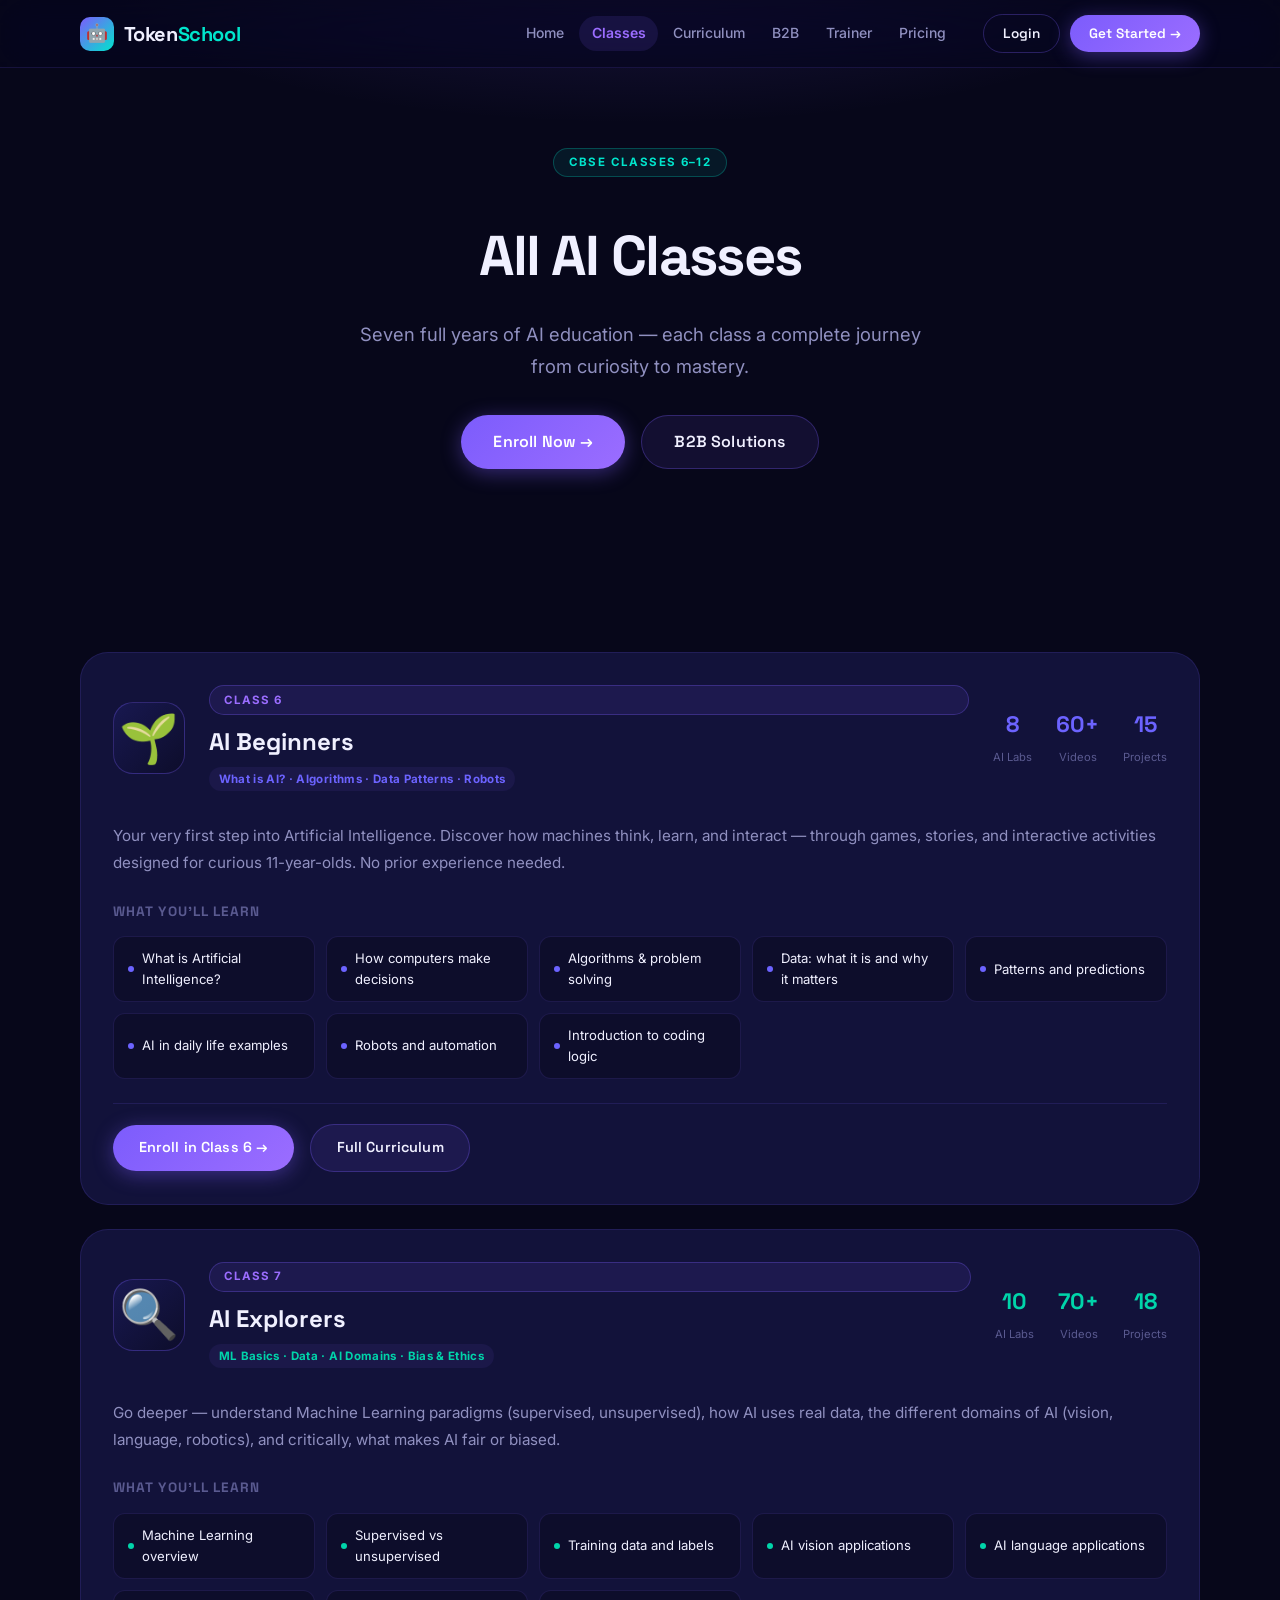
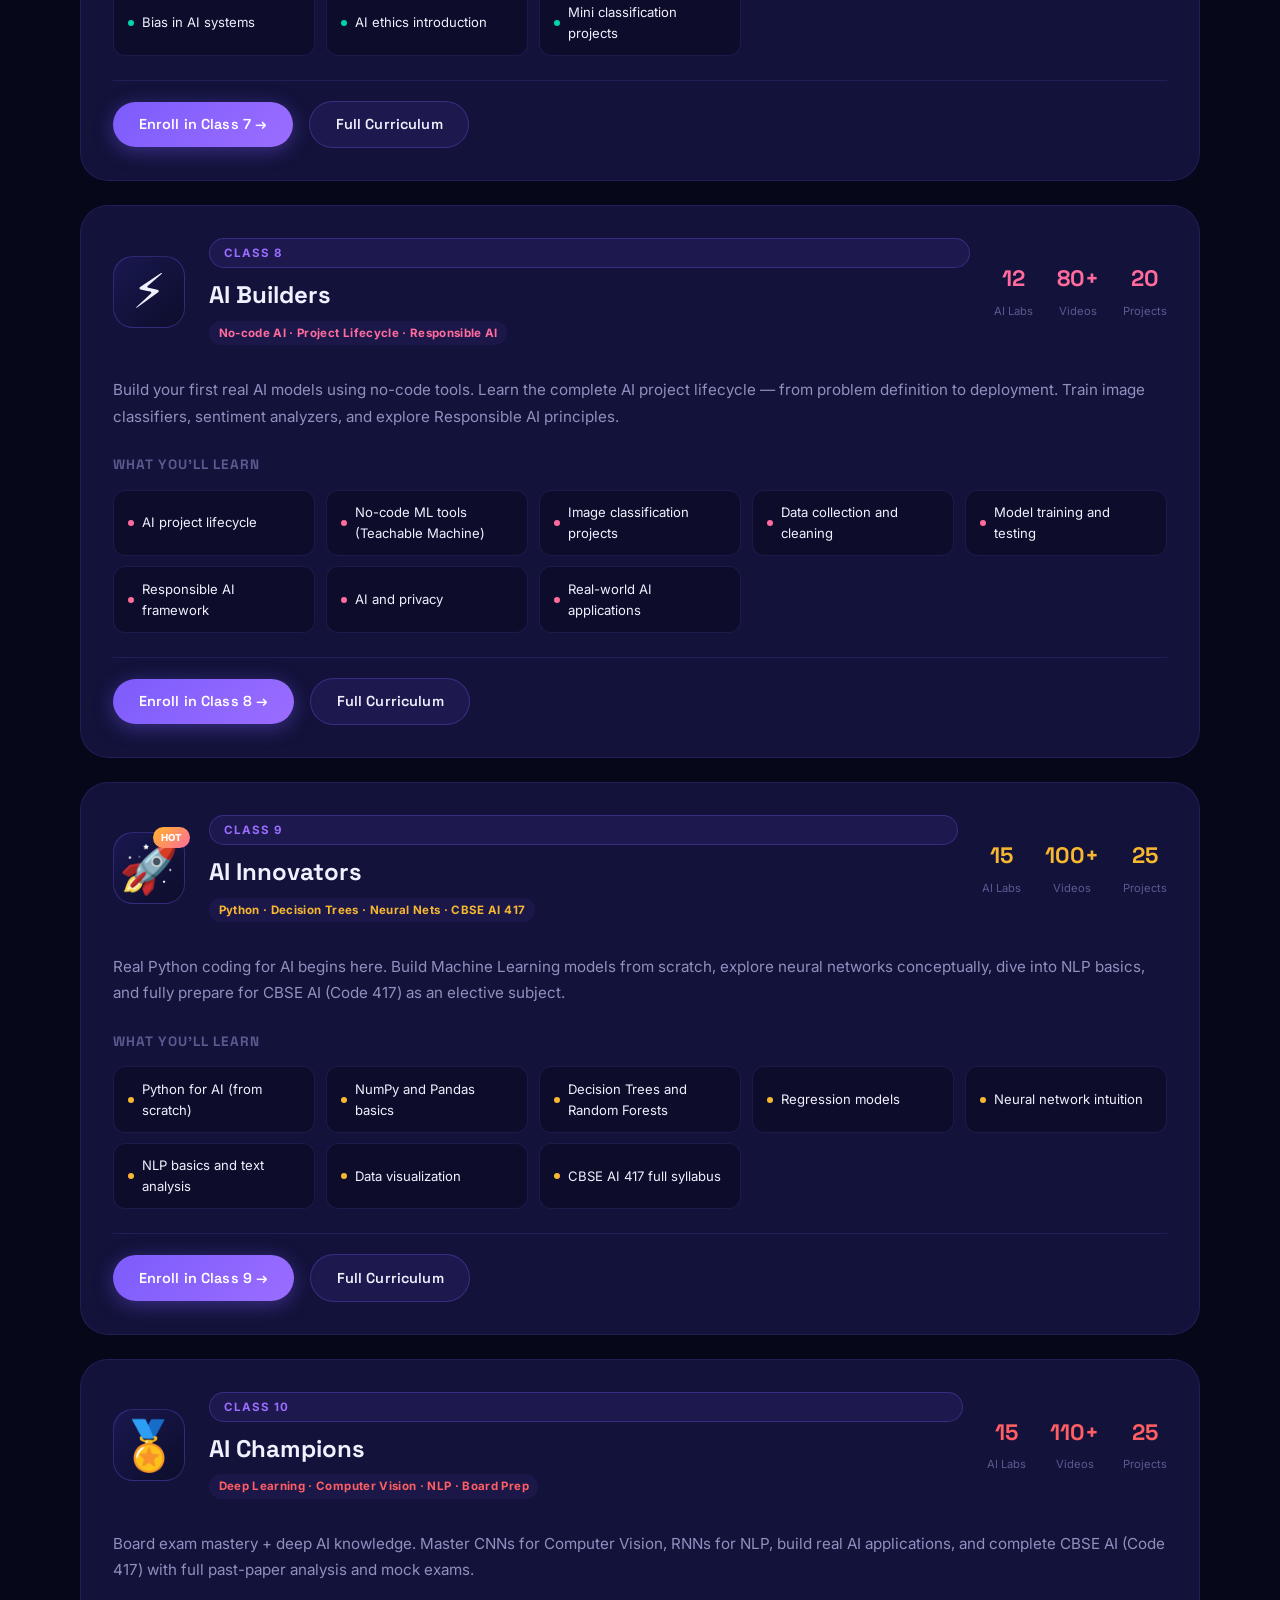
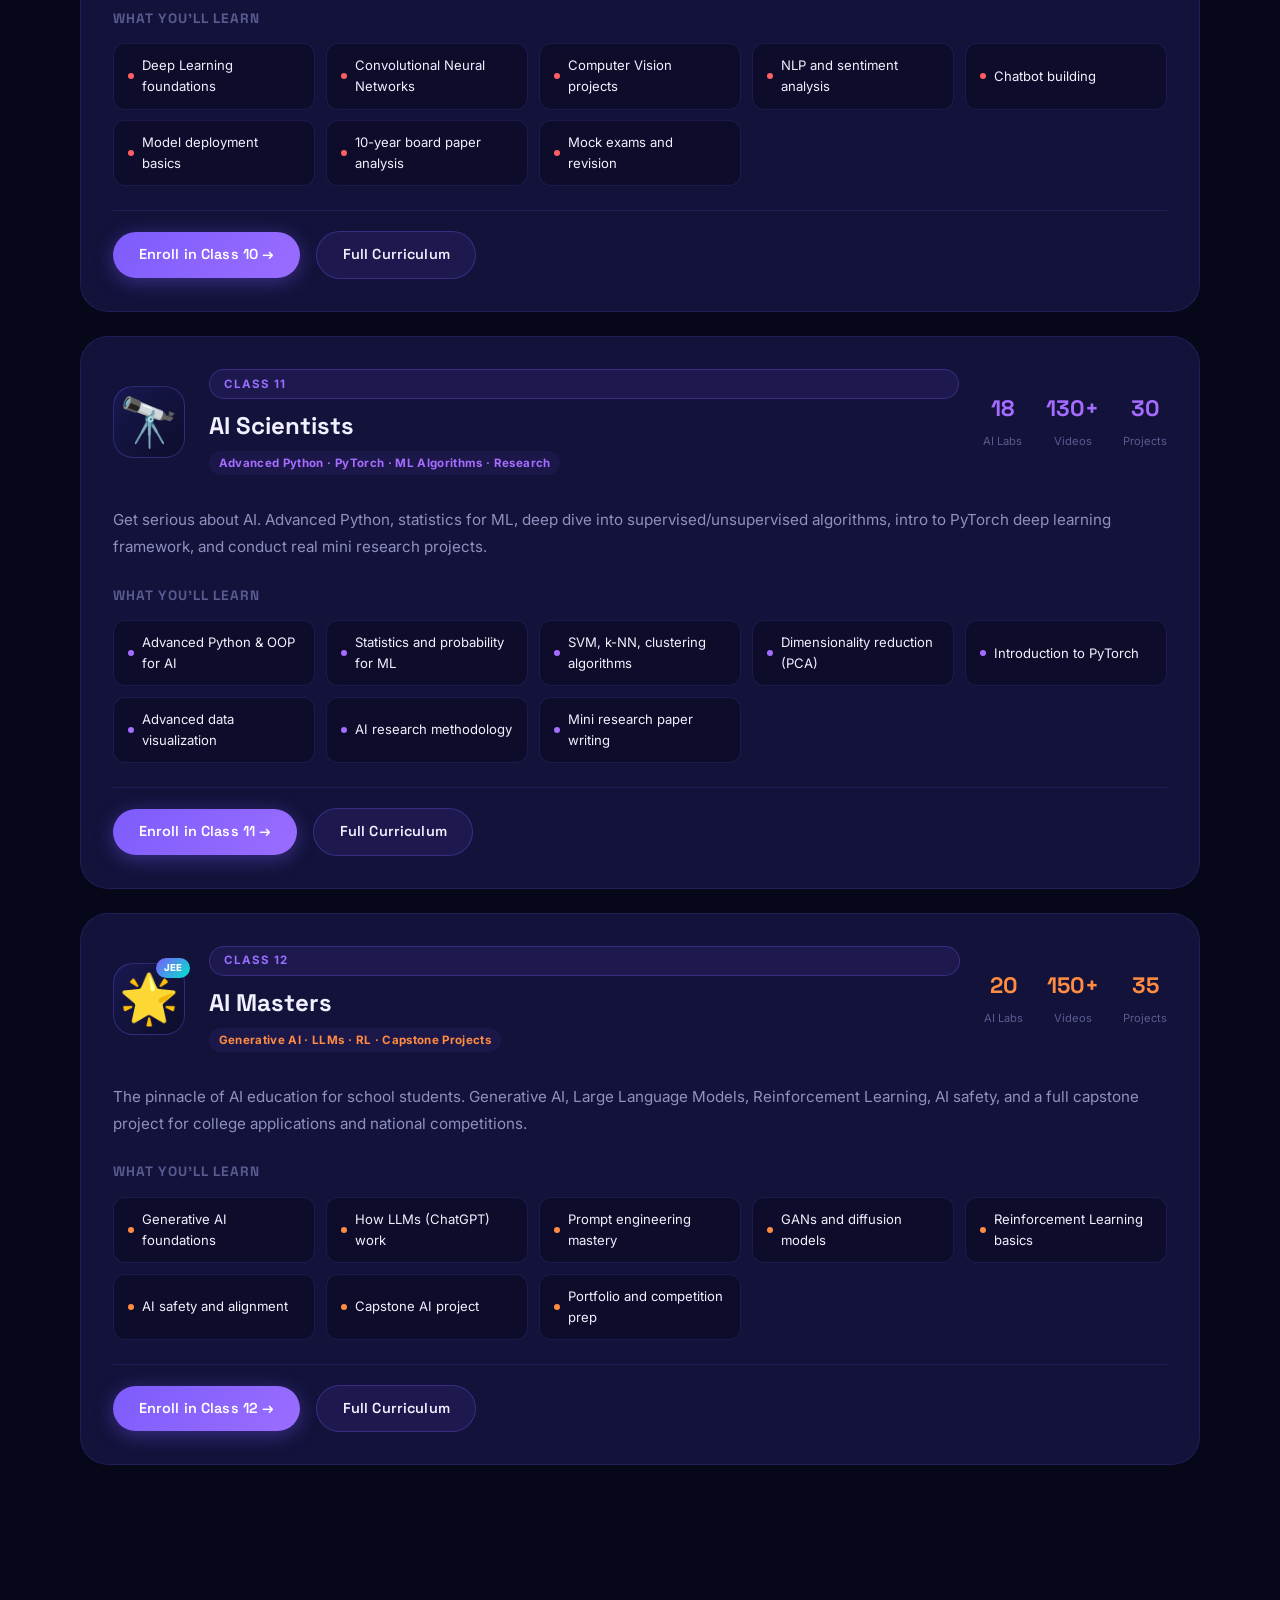
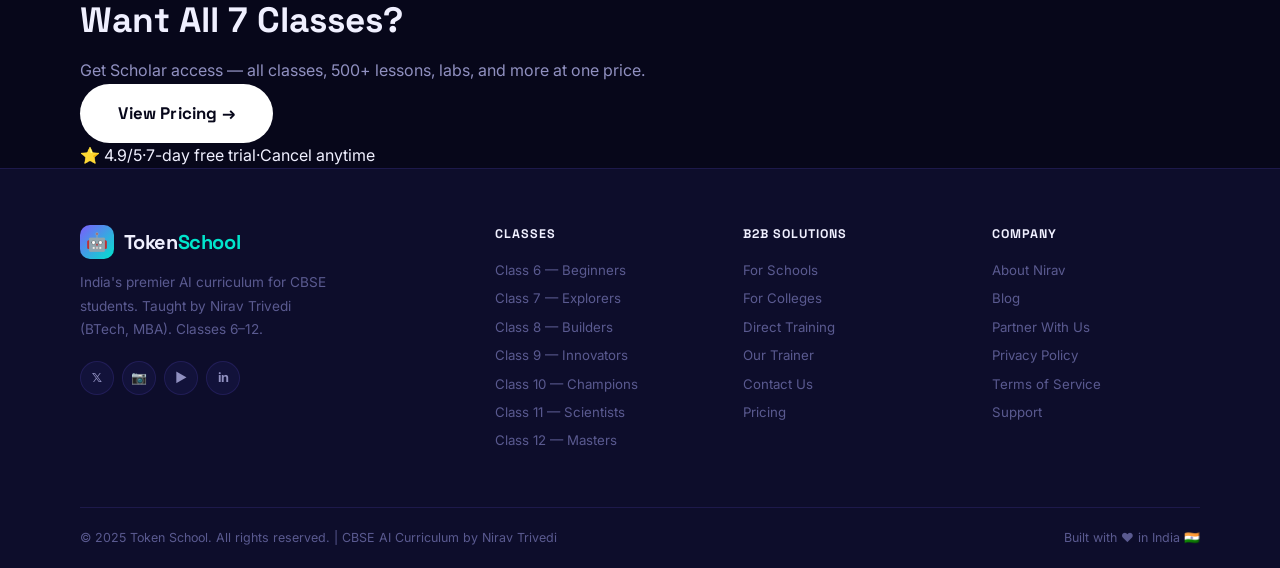
<file: classes.html>
<!DOCTYPE html>
<html lang="en">
<head>
<meta charset="UTF-8"/><meta name="viewport" content="width=device-width,initial-scale=1.0"/>
<title>Token School — AI Classes 6 to 12 | CBSE AI Curriculum by Nirav Trivedi</title>
<meta name="description" content="Explore all 7 AI classes for CBSE students. From AI Beginners (Class 6) to AI Masters (Class 12). Full curriculum, labs, and projects."/>
<meta property="og:title" content="Token School — AI Classes 6 to 12 | CBSE AI Curriculum by Nirav Trivedi"/>
<meta name="theme-color" content="#07071A"/>
<link rel="preconnect" href="https://fonts.googleapis.com"/>
<link rel="preconnect" href="https://fonts.gstatic.com" crossorigin/>
<link href="https://fonts.googleapis.com/css2?family=Space+Grotesk:wght@400;500;600;700;800;900&family=Inter:wght@300;400;500;600&family=JetBrains+Mono:wght@400;600&display=swap" rel="stylesheet"/>
<style>
*,*::before,*::after{box-sizing:border-box;margin:0;padding:0}
:root{
  --p:#7C5CFC;--p2:#9B6DFF;--p3:#5B3FD4;
  --c:#00E5CC;--c2:#00BFA5;--pk:#FF6B9D;--am:#FFB627;
  --bg:#07071A;--bg2:#0D0D2B;--bg3:#12123A;--bg4:#181850;
  --tx:#F0F0FF;--tx2:#9090C0;--tx3:#5A5A90;
  --bd:rgba(124,92,252,.15);--bd2:rgba(124,92,252,.3);--bd3:rgba(124,92,252,.55);
  --r:12px;--rl:20px;--rxl:28px;--rxx:999px;
  --sh:0 8px 40px rgba(0,0,0,.6);--glow:0 0 40px rgba(124,92,252,.35);
}
html{scroll-behavior:smooth;font-size:16px}
body{font-family:'Inter',system-ui,sans-serif;background:var(--bg);color:var(--tx);line-height:1.6;overflow-x:hidden;-webkit-font-smoothing:antialiased}
::selection{background:rgba(124,92,252,.35);color:#fff}
::-webkit-scrollbar{width:5px}::-webkit-scrollbar-track{background:var(--bg)}::-webkit-scrollbar-thumb{background:var(--p);border-radius:3px}

/* utils */
.con{width:100%;max-width:1200px;margin-inline:auto;padding-inline:clamp(1rem,5vw,2.5rem)}
.sec{padding-block:clamp(4rem,8vw,7rem);position:relative;overflow:hidden}
.tag{display:inline-block;font-size:.72rem;font-weight:700;letter-spacing:.12em;text-transform:uppercase;color:var(--c);padding:.28rem .9rem;background:rgba(0,229,204,.08);border:1px solid rgba(0,229,204,.25);border-radius:var(--rxx);margin-bottom:.85rem}
.sh{text-align:center;margin-bottom:clamp(2.5rem,5vw,4rem)}
.sh h2{font-family:'Space Grotesk',sans-serif;font-size:clamp(1.7rem,3.5vw,2.8rem);font-weight:800;letter-spacing:-.025em;margin-bottom:.85rem}
.sh p{font-size:clamp(.9rem,1.4vw,1.05rem);color:var(--tx2);max-width:580px;margin-inline:auto;line-height:1.75}

/* buttons */
.btn{display:inline-flex;align-items:center;gap:.5rem;font-family:'Space Grotesk',sans-serif;font-weight:600;text-decoration:none;border:none;cursor:pointer;border-radius:var(--rxx);transition:all .3s;white-space:nowrap;letter-spacing:.01em}
.bsm{padding:.5rem 1.2rem;font-size:.85rem}.bmd{padding:.7rem 1.6rem;font-size:.9rem}.blg{padding:.85rem 2rem;font-size:1rem}.bxl{padding:1rem 2.4rem;font-size:1.05rem}
.bpri{background:linear-gradient(135deg,var(--p),var(--p2));color:#fff;box-shadow:0 4px 20px rgba(124,92,252,.4)}
.bpri:hover{transform:translateY(-3px);box-shadow:0 8px 32px rgba(124,92,252,.6)}
.bsec{background:rgba(124,92,252,.1);color:var(--tx);border:1px solid var(--bd2)}
.bsec:hover{background:rgba(124,92,252,.2);transform:translateY(-2px)}
.bout{background:transparent;color:var(--tx);border:1.5px solid var(--bd2)}
.bout:hover{background:rgba(124,92,252,.1);border-color:var(--p);transform:translateY(-2px)}
.bwh{background:#fff;color:var(--bg);font-weight:700}
.bwh:hover{background:#eeeeff;transform:translateY(-2px);box-shadow:0 8px 24px rgba(255,255,255,.2)}
.bfull{width:100%;justify-content:center;border-radius:var(--rl)}

/* NAV */
#topnav{position:fixed;top:0;left:0;right:0;z-index:1000;height:68px;display:flex;align-items:center;background:rgba(7,7,26,.7);backdrop-filter:blur(20px) saturate(180%);border-bottom:1px solid var(--bd);transition:all .3s}
#topnav.sc{background:rgba(7,7,26,.95);box-shadow:var(--sh)}
.ni{width:100%;max-width:1200px;margin-inline:auto;padding-inline:clamp(1rem,5vw,2.5rem);display:flex;align-items:center;gap:1.5rem}
.nbrand{display:flex;align-items:center;gap:.6rem;text-decoration:none;flex-shrink:0}
.nlogo{width:34px;height:34px;background:linear-gradient(135deg,var(--p),var(--c));border-radius:10px;display:flex;align-items:center;justify-content:center;font-size:1.1rem}
.nname{font-family:'Space Grotesk',sans-serif;font-weight:800;font-size:1.25rem;color:var(--tx);letter-spacing:-.02em}
.nname span{color:var(--c)}
.nlinks{display:flex;align-items:center;gap:.1rem;margin-left:auto}
.na{padding:.4rem .8rem;font-size:.875rem;font-weight:500;color:var(--tx2);text-decoration:none;border-radius:var(--rxx);transition:.2s}
.na:hover{color:var(--tx);background:rgba(124,92,252,.1)}
.na.on{color:var(--p2);background:rgba(124,92,252,.12);font-weight:600}
.nacts{display:flex;gap:.6rem;align-items:center;flex-shrink:0}
.burger{display:none;flex-direction:column;gap:5px;background:none;border:none;cursor:pointer;padding:.5rem;margin-left:.5rem}
.burger span{display:block;width:22px;height:2px;background:var(--tx);border-radius:2px;transition:.2s}
.mobile-nav{display:none;position:fixed;top:68px;left:0;right:0;z-index:999;background:rgba(7,7,26,.98);backdrop-filter:blur(20px);border-bottom:1px solid var(--bd);padding:1rem;flex-direction:column;gap:.2rem}
.mobile-nav .na{padding:.7rem 1rem;border-radius:var(--rl)}

/* PAGE HERO */
.ph{padding-top:calc(68px + clamp(3rem,8vw,5rem));padding-bottom:clamp(3rem,7vw,5rem);position:relative;overflow:hidden;text-align:center;background:var(--bg)}
.ph-bg{position:absolute;inset:0;background:radial-gradient(ellipse 70% 50% at 50% -10%,rgba(124,92,252,.18) 0%,transparent 65%)}
.ph-tag{margin-bottom:1.25rem}
.ph h1{font-family:'Space Grotesk',sans-serif;font-size:clamp(2rem,5vw,3.5rem);font-weight:900;letter-spacing:-.03em;margin-bottom:1.1rem;position:relative}
.ph p{font-size:clamp(.95rem,1.5vw,1.15rem);color:var(--tx2);max-width:600px;margin-inline:auto;line-height:1.75;position:relative;margin-bottom:2rem}
.ph .btns{display:flex;gap:1rem;justify-content:center;flex-wrap:wrap;position:relative}

/* FOOTER */
footer{background:var(--bg2);border-top:1px solid var(--bd);padding-top:3.5rem}
.fg{display:grid;grid-template-columns:1.8fr 1fr 1fr 1fr;gap:2.5rem;margin-bottom:3rem}
.fbrand p{font-size:.85rem;color:var(--tx3);line-height:1.7;max-width:260px;margin-top:.75rem;margin-bottom:1.25rem}
.socs{display:flex;gap:.5rem}
.soc{width:34px;height:34px;border-radius:50%;background:var(--bg3);border:1px solid var(--bd);color:var(--tx2);display:flex;align-items:center;justify-content:center;font-size:.8rem;font-weight:700;text-decoration:none;transition:.2s}
.soc:hover{background:var(--p);color:#fff;border-color:var(--p);transform:translateY(-2px)}
.fc h4{font-family:'Space Grotesk',sans-serif;font-size:.78rem;font-weight:700;color:var(--tx);margin-bottom:.9rem;letter-spacing:.08em;text-transform:uppercase}
.fc a{display:block;font-size:.83rem;color:var(--tx3);text-decoration:none;margin-bottom:.45rem;transition:color .2s}
.fc a:hover{color:var(--tx)}
.fbot{border-top:1px solid var(--bd);padding-block:1.25rem;display:flex;justify-content:space-between;font-size:.78rem;color:var(--tx3);flex-wrap:wrap;gap:.5rem}

/* Scroll reveal */
.sr{opacity:0;transform:translateY(28px);transition:opacity .65s ease,transform .65s ease}
.sr.vi{opacity:1;transform:translateY(0)}

/* orbs */
.orb{position:absolute;border-radius:50%;filter:blur(90px);animation:of 10s ease-in-out infinite;pointer-events:none}
@keyframes of{0%,100%{transform:translateY(0) scale(1)}50%{transform:translateY(-25px) scale(1.04)}}

/* responsive */
@media(max-width:1024px){.fg{grid-template-columns:1fr 1fr}}
@media(max-width:768px){.nlinks,.nacts .bout{display:none}.burger{display:flex}.fg{grid-template-columns:1fr}}

.class-card{margin-bottom:1.5rem;background:var(--bg3);border:1px solid var(--bd);border-radius:var(--rxl);overflow:hidden;transition:.35s}
.class-card:hover{border-color:var(--ca,var(--p));box-shadow:0 16px 50px rgba(0,0,0,.4),0 0 0 1px var(--ca,var(--p))}
.class-card-top{display:grid;grid-template-columns:auto 1fr auto;align-items:center;gap:1.5rem;padding:2rem}
.class-badge{font-size:.72rem;font-weight:700;text-transform:uppercase;letter-spacing:.08em;padding:.3rem .9rem;background:rgba(124,92,252,.1);border:1px solid var(--bd2);border-radius:var(--rxx);color:var(--p2);white-space:nowrap}
.class-ico-big{font-size:3rem;width:72px;height:72px;background:linear-gradient(135deg,var(--bg4),var(--bg2));border:1px solid var(--bd2);border-radius:var(--rl);display:flex;align-items:center;justify-content:center;flex-shrink:0}
.class-title-area{}
.class-title-area h2{font-family:'Space Grotesk',sans-serif;font-size:1.5rem;font-weight:800;margin-bottom:.25rem}
.class-tagline2{display:inline-block;font-size:.72rem;font-weight:700;color:var(--ca,var(--p));background:rgba(124,92,252,.08);padding:.18rem .6rem;border-radius:var(--rxx);letter-spacing:.03em}
.class-meta{display:flex;gap:1.5rem;flex-wrap:wrap}
.class-meta-item{text-align:center}.class-meta-item strong{display:block;font-family:'Space Grotesk',sans-serif;font-size:1.4rem;font-weight:800;color:var(--ca,var(--p))}.class-meta-item span{font-size:.7rem;color:var(--tx3)}
.class-body{padding:0 2rem 2rem}
.class-desc{font-size:.95rem;color:var(--tx2);line-height:1.75;margin-bottom:1.5rem;padding-top:0}
.class-modules h4{font-family:'Space Grotesk',sans-serif;font-size:.85rem;font-weight:700;color:var(--tx3);text-transform:uppercase;letter-spacing:.08em;margin-bottom:.85rem}
.mod-grid{display:grid;grid-template-columns:repeat(auto-fill,minmax(180px,1fr));gap:.65rem;margin-bottom:1.5rem}
.mod-item{padding:.7rem .9rem;background:rgba(0,0,0,.25);border:1px solid var(--bd);border-radius:var(--r);font-size:.82rem;color:var(--tx);display:flex;align-items:center;gap:.5rem}
.mod-dot{width:6px;height:6px;border-radius:50%;background:var(--ca,var(--p));flex-shrink:0}
.class-cta-row{display:flex;gap:1rem;align-items:center;padding-top:1.25rem;border-top:1px solid var(--bd)}
@media(max-width:768px){.class-card-top{grid-template-columns:1fr;gap:1rem}.class-meta{gap:1rem}}
</style>
</head>
<body>

<header id="topnav">
  <div class="ni">
    <a href="/index.html" class="nbrand"><div class="nlogo">🤖</div><span class="nname">Token<span>School</span></span></a>
    <nav class="nlinks">
      <a href="/index.html" class="na ">Home</a>
      <a href="/classes.html" class="na on">Classes</a>
      <a href="/curriculum.html" class="na ">Curriculum</a>
      <a href="/b2b.html" class="na ">B2B</a>
      <a href="/trainer.html" class="na ">Trainer</a>
      <a href="/pricing.html" class="na ">Pricing</a>
    </nav>
    <div class="nacts">
      <a href="/pricing.html" class="btn bout bsm">Login</a>
      <a href="/pricing.html" class="btn bpri bsm">Get Started →</a>
    </div>
    <button class="burger" id="burger" aria-label="Menu"><span></span><span></span><span></span></button>
  </div>
  <nav class="mobile-nav" id="mnav">
    <a href="/index.html" class="na ">Home</a>
    <a href="/classes.html" class="na on">Classes</a>
    <a href="/curriculum.html" class="na ">Curriculum</a>
    <a href="/b2b.html" class="na ">B2B Solutions</a>
    <a href="/trainer.html" class="na ">Our Trainer</a>
    <a href="/pricing.html" class="na ">Pricing</a>
    <div style="display:flex;gap:.75rem;margin-top:.5rem;padding:.5rem 0">
      <a href="/pricing.html" class="btn bout bmd" style="flex:1;justify-content:center">Login</a>
      <a href="/pricing.html" class="btn bpri bmd" style="flex:1;justify-content:center">Get Started</a>
    </div>
  </nav>
</header>

<section class="ph">
  <div class="ph-bg"></div>
  <div class="con" style="position:relative;z-index:1">
    <div class="ph-tag"><div class="tag">CBSE Classes 6–12</div></div>
    <h1>All AI Classes</h1>
    <p>Seven full years of AI education — each class a complete journey from curiosity to mastery.</p>
    <div class="btns"><a href="/pricing.html" class="btn bpri blg">Enroll Now →</a><a href="/b2b.html" class="btn bsec blg">B2B Solutions</a></div>
  </div>
</section>

<section class="sec" style="background:var(--bg)">
<div class="con">

  <div id="c6" class="class-card sr" style="--ca:#6C63FF">
    <div class="class-card-top">
      <div class="class-ico-big">🌱</div>
      <div class="class-title-area">
        <div class="class-badge" style="margin-bottom:.5rem">Class 6</div>
        <h2>AI Beginners</h2>
        <div class="class-tagline2">What is AI? · Algorithms · Data Patterns · Robots</div>
      </div>
      <div class="class-meta">
        <div class="class-meta-item"><strong>8</strong><span>AI Labs</span></div>
        <div class="class-meta-item"><strong>60+</strong><span>Videos</span></div>
        <div class="class-meta-item"><strong>15</strong><span>Projects</span></div>
      </div>
    </div>
    <div class="class-body">
      <p class="class-desc">Your very first step into Artificial Intelligence. Discover how machines think, learn, and interact — through games, stories, and interactive activities designed for curious 11-year-olds. No prior experience needed.</p>
      <div class="class-modules"><h4>What You'll Learn</h4><div class="mod-grid">
        <div class="mod-item"><span class="mod-dot"></span>What is Artificial Intelligence?</div>
        <div class="mod-item"><span class="mod-dot"></span>How computers make decisions</div>
        <div class="mod-item"><span class="mod-dot"></span>Algorithms & problem solving</div>
        <div class="mod-item"><span class="mod-dot"></span>Data: what it is and why it matters</div>
        <div class="mod-item"><span class="mod-dot"></span>Patterns and predictions</div>
        <div class="mod-item"><span class="mod-dot"></span>AI in daily life examples</div>
        <div class="mod-item"><span class="mod-dot"></span>Robots and automation</div>
        <div class="mod-item"><span class="mod-dot"></span>Introduction to coding logic</div>
      </div></div>
      <div class="class-cta-row"><a href="/pricing.html" class="btn bpri bmd">Enroll in Class 6 →</a><a href="/curriculum.html" class="btn bsec bmd">Full Curriculum</a></div>
    </div>
  </div>

  <div id="c7" class="class-card sr" style="--ca:#00D4AA">
    <div class="class-card-top">
      <div class="class-ico-big">🔍</div>
      <div class="class-title-area">
        <div class="class-badge" style="margin-bottom:.5rem">Class 7</div>
        <h2>AI Explorers</h2>
        <div class="class-tagline2">ML Basics · Data · AI Domains · Bias & Ethics</div>
      </div>
      <div class="class-meta">
        <div class="class-meta-item"><strong>10</strong><span>AI Labs</span></div>
        <div class="class-meta-item"><strong>70+</strong><span>Videos</span></div>
        <div class="class-meta-item"><strong>18</strong><span>Projects</span></div>
      </div>
    </div>
    <div class="class-body">
      <p class="class-desc">Go deeper — understand Machine Learning paradigms (supervised, unsupervised), how AI uses real data, the different domains of AI (vision, language, robotics), and critically, what makes AI fair or biased.</p>
      <div class="class-modules"><h4>What You'll Learn</h4><div class="mod-grid">
        <div class="mod-item"><span class="mod-dot"></span>Machine Learning overview</div>
        <div class="mod-item"><span class="mod-dot"></span>Supervised vs unsupervised</div>
        <div class="mod-item"><span class="mod-dot"></span>Training data and labels</div>
        <div class="mod-item"><span class="mod-dot"></span>AI vision applications</div>
        <div class="mod-item"><span class="mod-dot"></span>AI language applications</div>
        <div class="mod-item"><span class="mod-dot"></span>Bias in AI systems</div>
        <div class="mod-item"><span class="mod-dot"></span>AI ethics introduction</div>
        <div class="mod-item"><span class="mod-dot"></span>Mini classification projects</div>
      </div></div>
      <div class="class-cta-row"><a href="/pricing.html" class="btn bpri bmd">Enroll in Class 7 →</a><a href="/curriculum.html" class="btn bsec bmd">Full Curriculum</a></div>
    </div>
  </div>

  <div id="c8" class="class-card sr" style="--ca:#FF6B9D">
    <div class="class-card-top">
      <div class="class-ico-big">⚡</div>
      <div class="class-title-area">
        <div class="class-badge" style="margin-bottom:.5rem">Class 8</div>
        <h2>AI Builders</h2>
        <div class="class-tagline2">No-code AI · Project Lifecycle · Responsible AI</div>
      </div>
      <div class="class-meta">
        <div class="class-meta-item"><strong>12</strong><span>AI Labs</span></div>
        <div class="class-meta-item"><strong>80+</strong><span>Videos</span></div>
        <div class="class-meta-item"><strong>20</strong><span>Projects</span></div>
      </div>
    </div>
    <div class="class-body">
      <p class="class-desc">Build your first real AI models using no-code tools. Learn the complete AI project lifecycle — from problem definition to deployment. Train image classifiers, sentiment analyzers, and explore Responsible AI principles.</p>
      <div class="class-modules"><h4>What You'll Learn</h4><div class="mod-grid">
        <div class="mod-item"><span class="mod-dot"></span>AI project lifecycle</div>
        <div class="mod-item"><span class="mod-dot"></span>No-code ML tools (Teachable Machine)</div>
        <div class="mod-item"><span class="mod-dot"></span>Image classification projects</div>
        <div class="mod-item"><span class="mod-dot"></span>Data collection and cleaning</div>
        <div class="mod-item"><span class="mod-dot"></span>Model training and testing</div>
        <div class="mod-item"><span class="mod-dot"></span>Responsible AI framework</div>
        <div class="mod-item"><span class="mod-dot"></span>AI and privacy</div>
        <div class="mod-item"><span class="mod-dot"></span>Real-world AI applications</div>
      </div></div>
      <div class="class-cta-row"><a href="/pricing.html" class="btn bpri bmd">Enroll in Class 8 →</a><a href="/curriculum.html" class="btn bsec bmd">Full Curriculum</a></div>
    </div>
  </div>

  <div id="c9" class="class-card sr" style="--ca:#F7B731">
    <div class="class-card-top">
      <div class="class-ico-big" style="position:relative">🚀<span style="position:absolute;top:-6px;right:-6px;background:linear-gradient(135deg,var(--am),var(--pk));color:#fff;font-size:.6rem;font-weight:800;padding:.15rem .5rem;border-radius:var(--rxx)">HOT</span></div>
      <div class="class-title-area">
        <div class="class-badge" style="margin-bottom:.5rem">Class 9</div>
        <h2>AI Innovators</h2>
        <div class="class-tagline2">Python · Decision Trees · Neural Nets · CBSE AI 417</div>
      </div>
      <div class="class-meta">
        <div class="class-meta-item"><strong>15</strong><span>AI Labs</span></div>
        <div class="class-meta-item"><strong>100+</strong><span>Videos</span></div>
        <div class="class-meta-item"><strong>25</strong><span>Projects</span></div>
      </div>
    </div>
    <div class="class-body">
      <p class="class-desc">Real Python coding for AI begins here. Build Machine Learning models from scratch, explore neural networks conceptually, dive into NLP basics, and fully prepare for CBSE AI (Code 417) as an elective subject.</p>
      <div class="class-modules"><h4>What You'll Learn</h4><div class="mod-grid">
        <div class="mod-item"><span class="mod-dot"></span>Python for AI (from scratch)</div>
        <div class="mod-item"><span class="mod-dot"></span>NumPy and Pandas basics</div>
        <div class="mod-item"><span class="mod-dot"></span>Decision Trees and Random Forests</div>
        <div class="mod-item"><span class="mod-dot"></span>Regression models</div>
        <div class="mod-item"><span class="mod-dot"></span>Neural network intuition</div>
        <div class="mod-item"><span class="mod-dot"></span>NLP basics and text analysis</div>
        <div class="mod-item"><span class="mod-dot"></span>Data visualization</div>
        <div class="mod-item"><span class="mod-dot"></span>CBSE AI 417 full syllabus</div>
      </div></div>
      <div class="class-cta-row"><a href="/pricing.html" class="btn bpri bmd">Enroll in Class 9 →</a><a href="/curriculum.html" class="btn bsec bmd">Full Curriculum</a></div>
    </div>
  </div>

  <div id="c10" class="class-card sr" style="--ca:#FF5E62">
    <div class="class-card-top">
      <div class="class-ico-big">🏅</div>
      <div class="class-title-area">
        <div class="class-badge" style="margin-bottom:.5rem">Class 10</div>
        <h2>AI Champions</h2>
        <div class="class-tagline2">Deep Learning · Computer Vision · NLP · Board Prep</div>
      </div>
      <div class="class-meta">
        <div class="class-meta-item"><strong>15</strong><span>AI Labs</span></div>
        <div class="class-meta-item"><strong>110+</strong><span>Videos</span></div>
        <div class="class-meta-item"><strong>25</strong><span>Projects</span></div>
      </div>
    </div>
    <div class="class-body">
      <p class="class-desc">Board exam mastery + deep AI knowledge. Master CNNs for Computer Vision, RNNs for NLP, build real AI applications, and complete CBSE AI (Code 417) with full past-paper analysis and mock exams.</p>
      <div class="class-modules"><h4>What You'll Learn</h4><div class="mod-grid">
        <div class="mod-item"><span class="mod-dot"></span>Deep Learning foundations</div>
        <div class="mod-item"><span class="mod-dot"></span>Convolutional Neural Networks</div>
        <div class="mod-item"><span class="mod-dot"></span>Computer Vision projects</div>
        <div class="mod-item"><span class="mod-dot"></span>NLP and sentiment analysis</div>
        <div class="mod-item"><span class="mod-dot"></span>Chatbot building</div>
        <div class="mod-item"><span class="mod-dot"></span>Model deployment basics</div>
        <div class="mod-item"><span class="mod-dot"></span>10-year board paper analysis</div>
        <div class="mod-item"><span class="mod-dot"></span>Mock exams and revision</div>
      </div></div>
      <div class="class-cta-row"><a href="/pricing.html" class="btn bpri bmd">Enroll in Class 10 →</a><a href="/curriculum.html" class="btn bsec bmd">Full Curriculum</a></div>
    </div>
  </div>

  <div id="c11" class="class-card sr" style="--ca:#A66CFF">
    <div class="class-card-top">
      <div class="class-ico-big">🔭</div>
      <div class="class-title-area">
        <div class="class-badge" style="margin-bottom:.5rem">Class 11</div>
        <h2>AI Scientists</h2>
        <div class="class-tagline2">Advanced Python · PyTorch · ML Algorithms · Research</div>
      </div>
      <div class="class-meta">
        <div class="class-meta-item"><strong>18</strong><span>AI Labs</span></div>
        <div class="class-meta-item"><strong>130+</strong><span>Videos</span></div>
        <div class="class-meta-item"><strong>30</strong><span>Projects</span></div>
      </div>
    </div>
    <div class="class-body">
      <p class="class-desc">Get serious about AI. Advanced Python, statistics for ML, deep dive into supervised/unsupervised algorithms, intro to PyTorch deep learning framework, and conduct real mini research projects.</p>
      <div class="class-modules"><h4>What You'll Learn</h4><div class="mod-grid">
        <div class="mod-item"><span class="mod-dot"></span>Advanced Python & OOP for AI</div>
        <div class="mod-item"><span class="mod-dot"></span>Statistics and probability for ML</div>
        <div class="mod-item"><span class="mod-dot"></span>SVM, k-NN, clustering algorithms</div>
        <div class="mod-item"><span class="mod-dot"></span>Dimensionality reduction (PCA)</div>
        <div class="mod-item"><span class="mod-dot"></span>Introduction to PyTorch</div>
        <div class="mod-item"><span class="mod-dot"></span>Advanced data visualization</div>
        <div class="mod-item"><span class="mod-dot"></span>AI research methodology</div>
        <div class="mod-item"><span class="mod-dot"></span>Mini research paper writing</div>
      </div></div>
      <div class="class-cta-row"><a href="/pricing.html" class="btn bpri bmd">Enroll in Class 11 →</a><a href="/curriculum.html" class="btn bsec bmd">Full Curriculum</a></div>
    </div>
  </div>

  <div id="c12" class="class-card sr" style="--ca:#FF8C42">
    <div class="class-card-top">
      <div class="class-ico-big" style="position:relative">🌟<span style="position:absolute;top:-6px;right:-6px;background:linear-gradient(135deg,var(--p),var(--c));color:#fff;font-size:.6rem;font-weight:800;padding:.15rem .5rem;border-radius:var(--rxx)">JEE</span></div>
      <div class="class-title-area">
        <div class="class-badge" style="margin-bottom:.5rem">Class 12</div>
        <h2>AI Masters</h2>
        <div class="class-tagline2">Generative AI · LLMs · RL · Capstone Projects</div>
      </div>
      <div class="class-meta">
        <div class="class-meta-item"><strong>20</strong><span>AI Labs</span></div>
        <div class="class-meta-item"><strong>150+</strong><span>Videos</span></div>
        <div class="class-meta-item"><strong>35</strong><span>Projects</span></div>
      </div>
    </div>
    <div class="class-body">
      <p class="class-desc">The pinnacle of AI education for school students. Generative AI, Large Language Models, Reinforcement Learning, AI safety, and a full capstone project for college applications and national competitions.</p>
      <div class="class-modules"><h4>What You'll Learn</h4><div class="mod-grid">
        <div class="mod-item"><span class="mod-dot"></span>Generative AI foundations</div>
        <div class="mod-item"><span class="mod-dot"></span>How LLMs (ChatGPT) work</div>
        <div class="mod-item"><span class="mod-dot"></span>Prompt engineering mastery</div>
        <div class="mod-item"><span class="mod-dot"></span>GANs and diffusion models</div>
        <div class="mod-item"><span class="mod-dot"></span>Reinforcement Learning basics</div>
        <div class="mod-item"><span class="mod-dot"></span>AI safety and alignment</div>
        <div class="mod-item"><span class="mod-dot"></span>Capstone AI project</div>
        <div class="mod-item"><span class="mod-dot"></span>Portfolio and competition prep</div>
      </div></div>
      <div class="class-cta-row"><a href="/pricing.html" class="btn bpri bmd">Enroll in Class 12 →</a><a href="/curriculum.html" class="btn bsec bmd">Full Curriculum</a></div>
    </div>
  </div>

</div>
</section>

<section class="ctab">
  <div class="ctab-glow"></div>
  <div class="con"><div class="ctab-i">
    <div><h2 style="font-family:'Space Grotesk',sans-serif;font-size:clamp(1.5rem,3vw,2.2rem);font-weight:800;margin-bottom:.65rem">Want All 7 Classes?</h2><p style="color:var(--tx2)">Get Scholar access — all classes, 500+ lessons, labs, and more at one price.</p></div>
    <div class="ctab-acts">
      <a href="/pricing.html" class="btn bwh bxl">View Pricing →</a>
      <div class="trust"><span>⭐ 4.9/5</span><span>·</span><span>7-day free trial</span><span>·</span><span>Cancel anytime</span></div>
    </div>
  </div></div>
</section>


<footer>
<div class="con">
  <div class="fg">
    <div class="fbrand">
      <a href="/index.html" class="nbrand"><div class="nlogo">🤖</div><span class="nname">Token<span>School</span></span></a>
      <p>India's premier AI curriculum for CBSE students. Taught by Nirav Trivedi (BTech, MBA). Classes 6–12.</p>
      <div class="socs">
        <a href="#" class="soc">𝕏</a><a href="#" class="soc">📷</a><a href="#" class="soc">▶</a><a href="#" class="soc">in</a>
      </div>
    </div>
    <div class="fc">
      <h4>Classes</h4>
      <a href="/classes.html">Class 6 — Beginners</a><a href="/classes.html">Class 7 — Explorers</a>
      <a href="/classes.html">Class 8 — Builders</a><a href="/classes.html">Class 9 — Innovators</a>
      <a href="/classes.html">Class 10 — Champions</a><a href="/classes.html">Class 11 — Scientists</a>
      <a href="/classes.html">Class 12 — Masters</a>
    </div>
    <div class="fc">
      <h4>B2B Solutions</h4>
      <a href="/b2b.html">For Schools</a><a href="/b2b.html">For Colleges</a>
      <a href="/b2b.html">Direct Training</a><a href="/trainer.html">Our Trainer</a>
      <a href="/b2b.html#contact">Contact Us</a><a href="/pricing.html">Pricing</a>
    </div>
    <div class="fc">
      <h4>Company</h4>
      <a href="/trainer.html">About Nirav</a><a href="#">Blog</a>
      <a href="/b2b.html#contact">Partner With Us</a><a href="#">Privacy Policy</a>
      <a href="#">Terms of Service</a><a href="/b2b.html#contact">Support</a>
    </div>
  </div>
  <div class="fbot">
    <p>© 2025 Token School. All rights reserved. | CBSE AI Curriculum by Nirav Trivedi</p>
    <p>Built with ❤️ in India 🇮🇳</p>
  </div>
</div>
</footer>
<script>
// Nav
const tn=document.getElementById('topnav');
window.addEventListener('scroll',()=>tn.classList.toggle('sc',scrollY>40),{passive:true});
// Burger
const bg=document.getElementById('burger'),mn=document.getElementById('mnav');
if(bg&&mn)bg.addEventListener('click',()=>{const o=mn.style.display==='flex';mn.style.display=o?'none':'flex';bg.querySelectorAll('span').forEach((s,i)=>{if(o){s.style.transform='';s.style.opacity=''}else{if(i===0)s.style.transform='rotate(45deg) translate(5px,5px)';if(i===1)s.style.opacity='0';if(i===2)s.style.transform='rotate(-45deg) translate(5px,-5px)'}})});
// SR
const sro=new IntersectionObserver(entries=>{entries.forEach((e,i)=>{if(e.isIntersecting){e.target.style.transitionDelay=i*.055+'s';e.target.classList.add('vi');sro.unobserve(e.target)}})},{threshold:.08,rootMargin:'0px 0px -30px 0px'});
document.querySelectorAll('.sr').forEach(el=>sro.observe(el));
// Counters
const co=new IntersectionObserver(entries=>{entries.forEach(e=>{if(!e.isIntersecting)return;const el=e.target,t=+el.dataset.t,s=performance.now();const r=now=>{const p=Math.min((now-s)/1800,1),ea=1-Math.pow(1-p,3);el.textContent=Math.floor(ea*t).toLocaleString('en-IN');if(p<1)requestAnimationFrame(r);else el.textContent=t.toLocaleString('en-IN')};requestAnimationFrame(r);co.unobserve(el)})},{threshold:.5});
document.querySelectorAll('[data-t]').forEach(e=>co.observe(e));
</script>
</body>
</html>
</file>
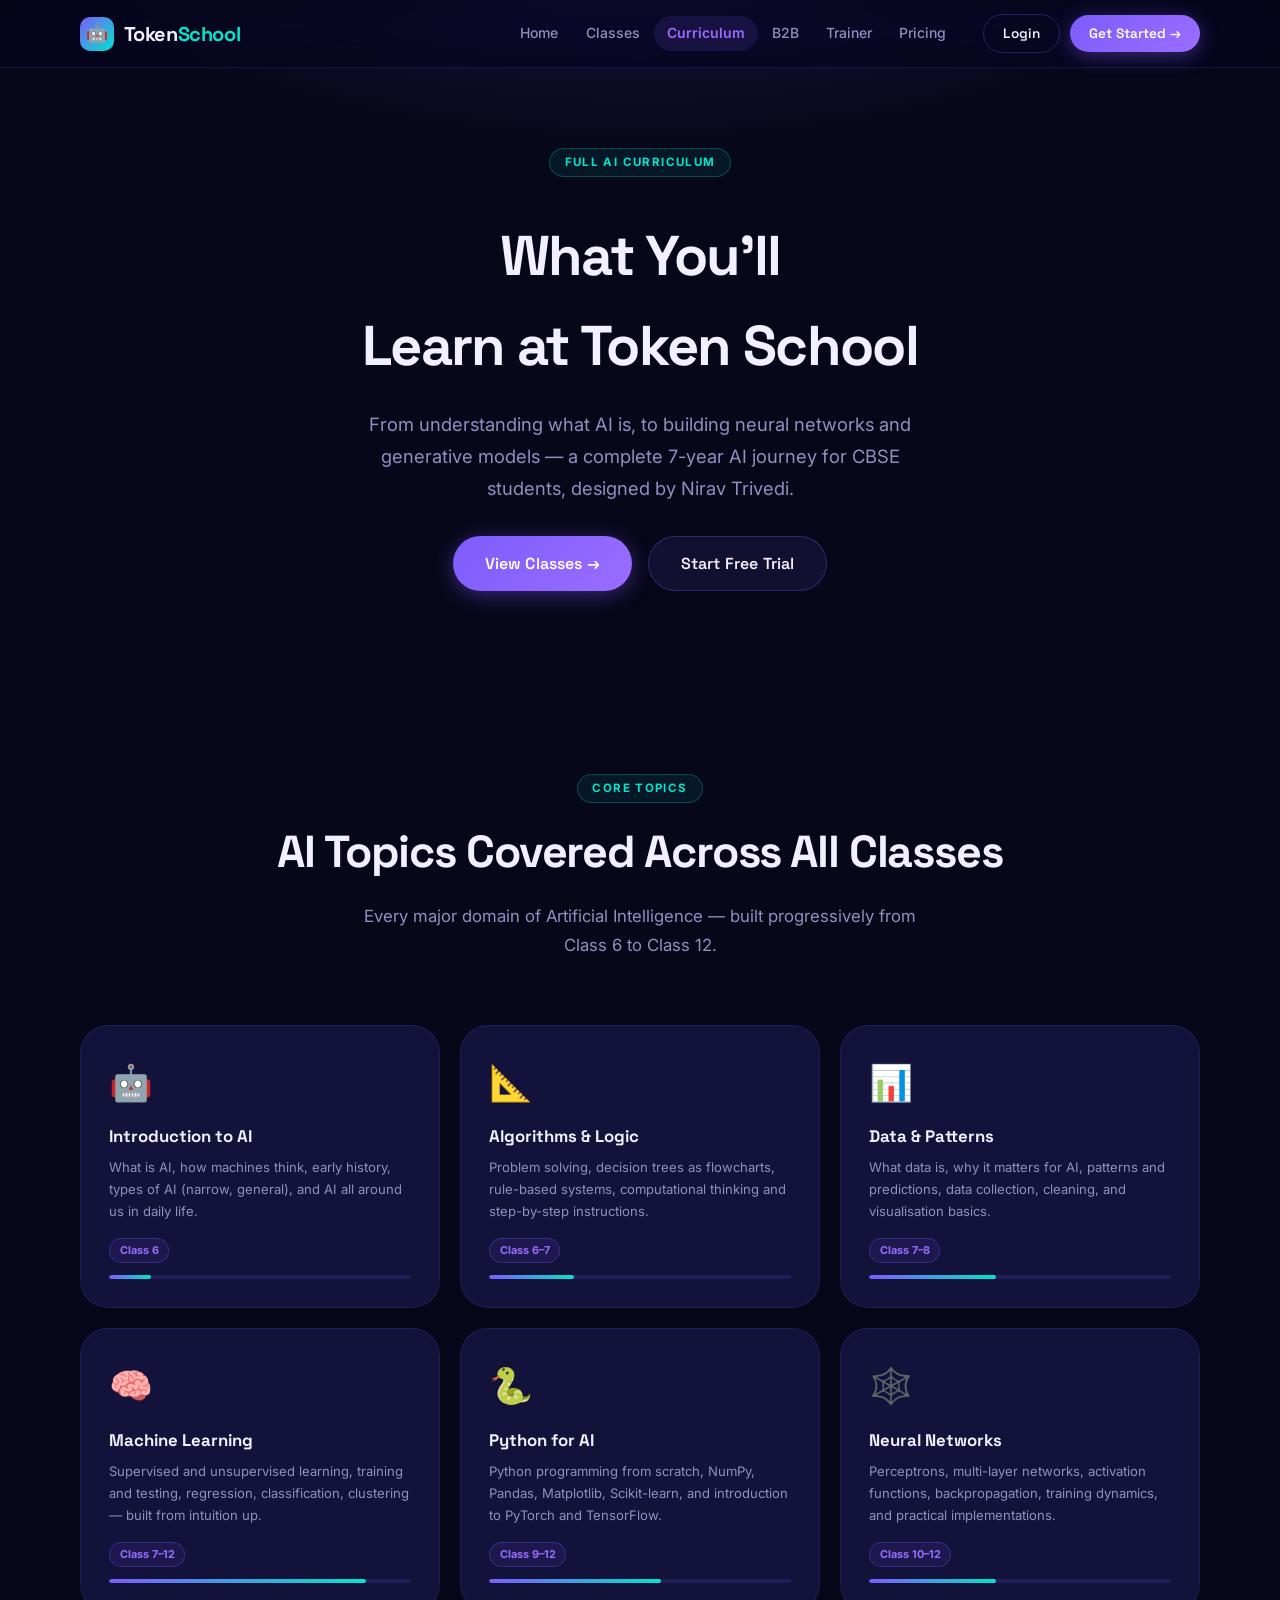
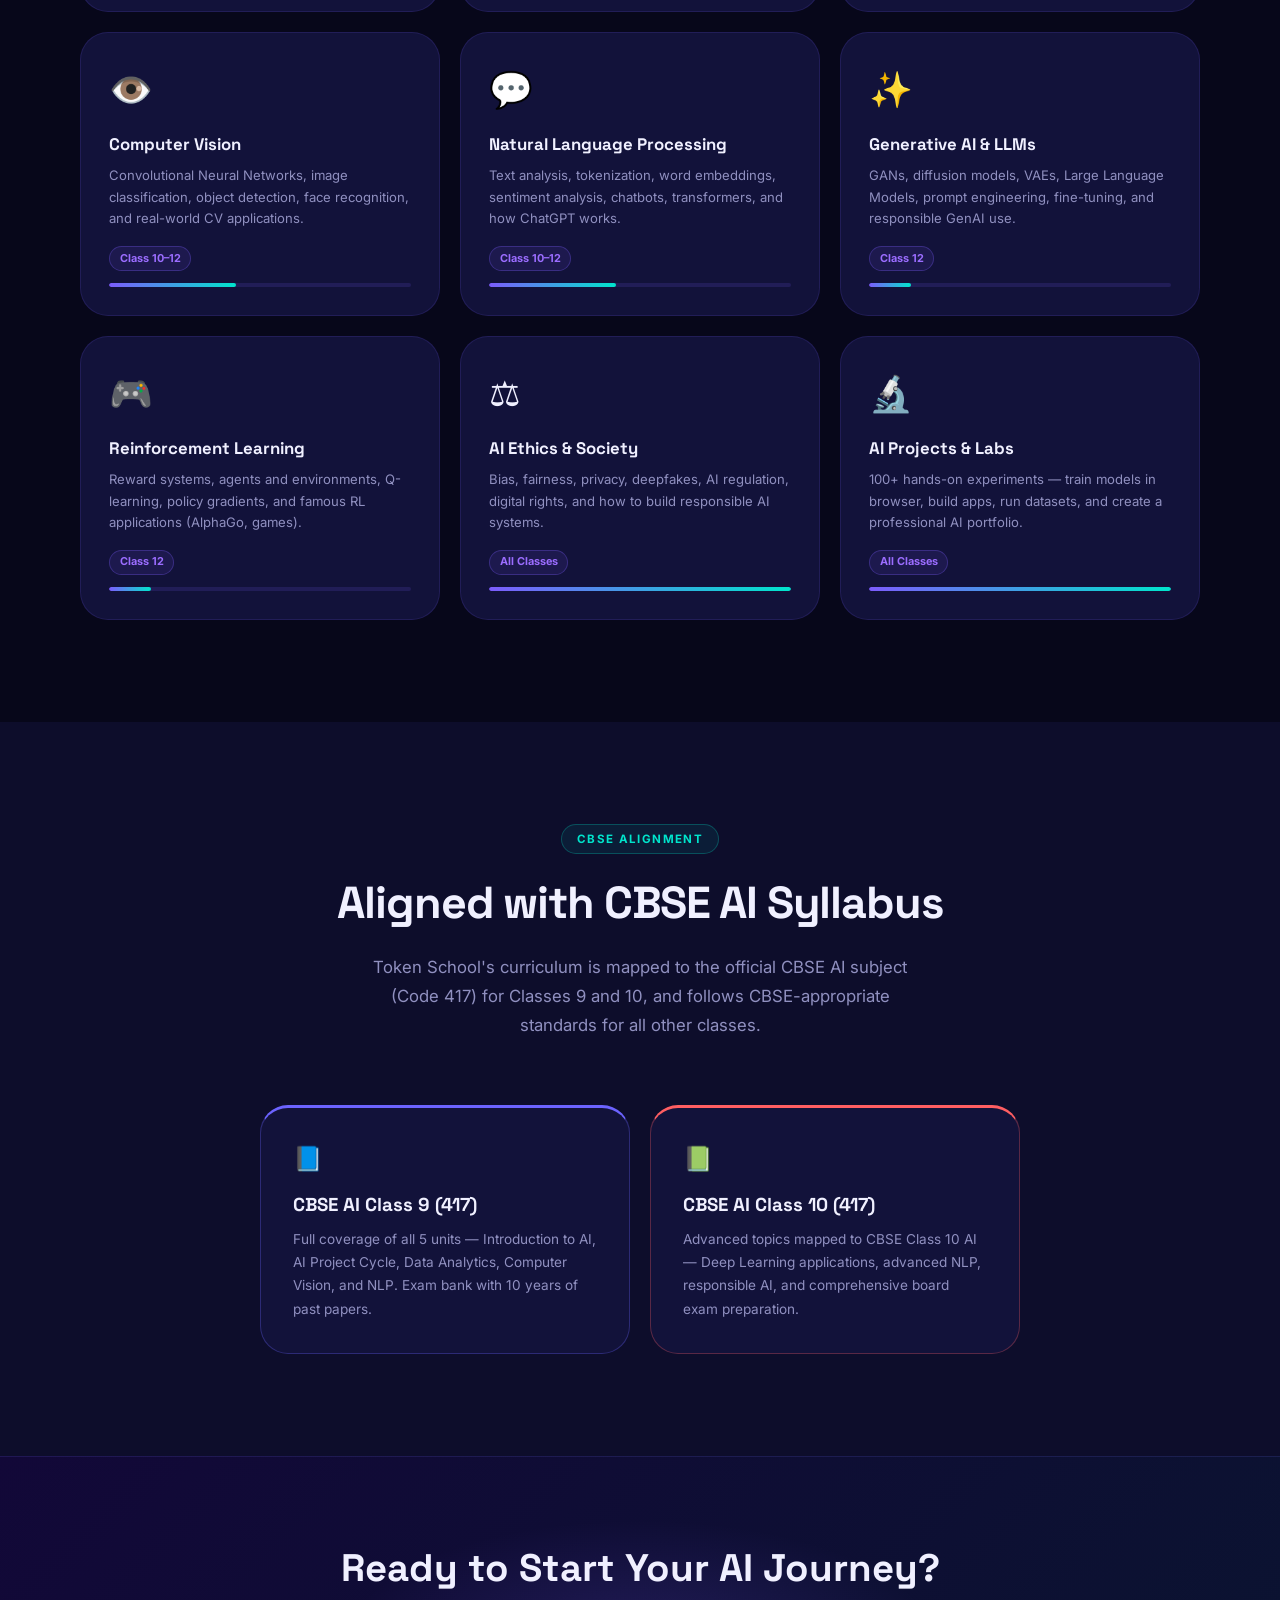
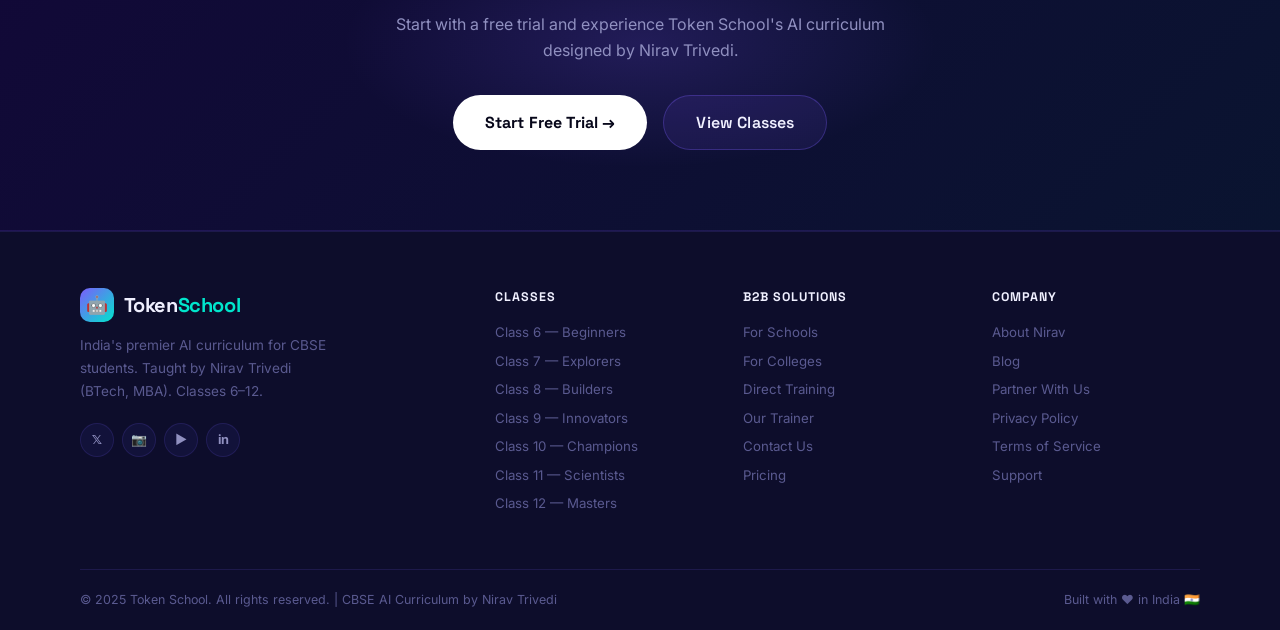
<file: curriculum.html>
<!DOCTYPE html>
<html lang="en">
<head>
<meta charset="UTF-8"/><meta name="viewport" content="width=device-width,initial-scale=1.0"/>
<title>Token School AI Curriculum — Complete Topic Guide for CBSE Classes 6–12</title>
<meta name="description" content="Explore the full AI curriculum at Token School. Machine Learning, Python, Neural Networks, Computer Vision, NLP, Generative AI — mapped to CBSE standards for Classes 6–12."/>
<meta property="og:title" content="Token School AI Curriculum — Complete Topic Guide for CBSE Classes 6–12"/>
<meta name="theme-color" content="#07071A"/>
<link rel="preconnect" href="https://fonts.googleapis.com"/>
<link rel="preconnect" href="https://fonts.gstatic.com" crossorigin/>
<link href="https://fonts.googleapis.com/css2?family=Space+Grotesk:wght@400;500;600;700;800;900&family=Inter:wght@300;400;500;600&family=JetBrains+Mono:wght@400;600&display=swap" rel="stylesheet"/>
<style>
*,*::before,*::after{box-sizing:border-box;margin:0;padding:0}
:root{
  --p:#7C5CFC;--p2:#9B6DFF;--p3:#5B3FD4;
  --c:#00E5CC;--c2:#00BFA5;--pk:#FF6B9D;--am:#FFB627;
  --bg:#07071A;--bg2:#0D0D2B;--bg3:#12123A;--bg4:#181850;
  --tx:#F0F0FF;--tx2:#9090C0;--tx3:#5A5A90;
  --bd:rgba(124,92,252,.15);--bd2:rgba(124,92,252,.3);--bd3:rgba(124,92,252,.55);
  --r:12px;--rl:20px;--rxl:28px;--rxx:999px;
  --sh:0 8px 40px rgba(0,0,0,.6);--glow:0 0 40px rgba(124,92,252,.35);
}
html{scroll-behavior:smooth;font-size:16px}
body{font-family:'Inter',system-ui,sans-serif;background:var(--bg);color:var(--tx);line-height:1.6;overflow-x:hidden;-webkit-font-smoothing:antialiased}
::selection{background:rgba(124,92,252,.35);color:#fff}
::-webkit-scrollbar{width:5px}::-webkit-scrollbar-track{background:var(--bg)}::-webkit-scrollbar-thumb{background:var(--p);border-radius:3px}

/* utils */
.con{width:100%;max-width:1200px;margin-inline:auto;padding-inline:clamp(1rem,5vw,2.5rem)}
.sec{padding-block:clamp(4rem,8vw,7rem);position:relative;overflow:hidden}
.tag{display:inline-block;font-size:.72rem;font-weight:700;letter-spacing:.12em;text-transform:uppercase;color:var(--c);padding:.28rem .9rem;background:rgba(0,229,204,.08);border:1px solid rgba(0,229,204,.25);border-radius:var(--rxx);margin-bottom:.85rem}
.sh{text-align:center;margin-bottom:clamp(2.5rem,5vw,4rem)}
.sh h2{font-family:'Space Grotesk',sans-serif;font-size:clamp(1.7rem,3.5vw,2.8rem);font-weight:800;letter-spacing:-.025em;margin-bottom:.85rem}
.sh p{font-size:clamp(.9rem,1.4vw,1.05rem);color:var(--tx2);max-width:580px;margin-inline:auto;line-height:1.75}

/* buttons */
.btn{display:inline-flex;align-items:center;gap:.5rem;font-family:'Space Grotesk',sans-serif;font-weight:600;text-decoration:none;border:none;cursor:pointer;border-radius:var(--rxx);transition:all .3s;white-space:nowrap;letter-spacing:.01em}
.bsm{padding:.5rem 1.2rem;font-size:.85rem}.bmd{padding:.7rem 1.6rem;font-size:.9rem}.blg{padding:.85rem 2rem;font-size:1rem}.bxl{padding:1rem 2.4rem;font-size:1.05rem}
.bpri{background:linear-gradient(135deg,var(--p),var(--p2));color:#fff;box-shadow:0 4px 20px rgba(124,92,252,.4)}
.bpri:hover{transform:translateY(-3px);box-shadow:0 8px 32px rgba(124,92,252,.6)}
.bsec{background:rgba(124,92,252,.1);color:var(--tx);border:1px solid var(--bd2)}
.bsec:hover{background:rgba(124,92,252,.2);transform:translateY(-2px)}
.bout{background:transparent;color:var(--tx);border:1.5px solid var(--bd2)}
.bout:hover{background:rgba(124,92,252,.1);border-color:var(--p);transform:translateY(-2px)}
.bwh{background:#fff;color:var(--bg);font-weight:700}
.bwh:hover{background:#eeeeff;transform:translateY(-2px);box-shadow:0 8px 24px rgba(255,255,255,.2)}
.bfull{width:100%;justify-content:center;border-radius:var(--rl)}

/* NAV */
#topnav{position:fixed;top:0;left:0;right:0;z-index:1000;height:68px;display:flex;align-items:center;background:rgba(7,7,26,.7);backdrop-filter:blur(20px) saturate(180%);border-bottom:1px solid var(--bd);transition:all .3s}
#topnav.sc{background:rgba(7,7,26,.95);box-shadow:var(--sh)}
.ni{width:100%;max-width:1200px;margin-inline:auto;padding-inline:clamp(1rem,5vw,2.5rem);display:flex;align-items:center;gap:1.5rem}
.nbrand{display:flex;align-items:center;gap:.6rem;text-decoration:none;flex-shrink:0}
.nlogo{width:34px;height:34px;background:linear-gradient(135deg,var(--p),var(--c));border-radius:10px;display:flex;align-items:center;justify-content:center;font-size:1.1rem}
.nname{font-family:'Space Grotesk',sans-serif;font-weight:800;font-size:1.25rem;color:var(--tx);letter-spacing:-.02em}
.nname span{color:var(--c)}
.nlinks{display:flex;align-items:center;gap:.1rem;margin-left:auto}
.na{padding:.4rem .8rem;font-size:.875rem;font-weight:500;color:var(--tx2);text-decoration:none;border-radius:var(--rxx);transition:.2s}
.na:hover{color:var(--tx);background:rgba(124,92,252,.1)}
.na.on{color:var(--p2);background:rgba(124,92,252,.12);font-weight:600}
.nacts{display:flex;gap:.6rem;align-items:center;flex-shrink:0}
.burger{display:none;flex-direction:column;gap:5px;background:none;border:none;cursor:pointer;padding:.5rem;margin-left:.5rem}
.burger span{display:block;width:22px;height:2px;background:var(--tx);border-radius:2px;transition:.2s}
.mobile-nav{display:none;position:fixed;top:68px;left:0;right:0;z-index:999;background:rgba(7,7,26,.98);backdrop-filter:blur(20px);border-bottom:1px solid var(--bd);padding:1rem;flex-direction:column;gap:.2rem}
.mobile-nav .na{padding:.7rem 1rem;border-radius:var(--rl)}

/* PAGE HERO */
.ph{padding-top:calc(68px + clamp(3rem,8vw,5rem));padding-bottom:clamp(3rem,7vw,5rem);position:relative;overflow:hidden;text-align:center;background:var(--bg)}
.ph-bg{position:absolute;inset:0;background:radial-gradient(ellipse 70% 50% at 50% -10%,rgba(124,92,252,.18) 0%,transparent 65%)}
.ph-tag{margin-bottom:1.25rem}
.ph h1{font-family:'Space Grotesk',sans-serif;font-size:clamp(2rem,5vw,3.5rem);font-weight:900;letter-spacing:-.03em;margin-bottom:1.1rem;position:relative}
.ph p{font-size:clamp(.95rem,1.5vw,1.15rem);color:var(--tx2);max-width:600px;margin-inline:auto;line-height:1.75;position:relative;margin-bottom:2rem}
.ph .btns{display:flex;gap:1rem;justify-content:center;flex-wrap:wrap;position:relative}

/* FOOTER */
footer{background:var(--bg2);border-top:1px solid var(--bd);padding-top:3.5rem}
.fg{display:grid;grid-template-columns:1.8fr 1fr 1fr 1fr;gap:2.5rem;margin-bottom:3rem}
.fbrand p{font-size:.85rem;color:var(--tx3);line-height:1.7;max-width:260px;margin-top:.75rem;margin-bottom:1.25rem}
.socs{display:flex;gap:.5rem}
.soc{width:34px;height:34px;border-radius:50%;background:var(--bg3);border:1px solid var(--bd);color:var(--tx2);display:flex;align-items:center;justify-content:center;font-size:.8rem;font-weight:700;text-decoration:none;transition:.2s}
.soc:hover{background:var(--p);color:#fff;border-color:var(--p);transform:translateY(-2px)}
.fc h4{font-family:'Space Grotesk',sans-serif;font-size:.78rem;font-weight:700;color:var(--tx);margin-bottom:.9rem;letter-spacing:.08em;text-transform:uppercase}
.fc a{display:block;font-size:.83rem;color:var(--tx3);text-decoration:none;margin-bottom:.45rem;transition:color .2s}
.fc a:hover{color:var(--tx)}
.fbot{border-top:1px solid var(--bd);padding-block:1.25rem;display:flex;justify-content:space-between;font-size:.78rem;color:var(--tx3);flex-wrap:wrap;gap:.5rem}

/* Scroll reveal */
.sr{opacity:0;transform:translateY(28px);transition:opacity .65s ease,transform .65s ease}
.sr.vi{opacity:1;transform:translateY(0)}

/* orbs */
.orb{position:absolute;border-radius:50%;filter:blur(90px);animation:of 10s ease-in-out infinite;pointer-events:none}
@keyframes of{0%,100%{transform:translateY(0) scale(1)}50%{transform:translateY(-25px) scale(1.04)}}

/* responsive */
@media(max-width:1024px){.fg{grid-template-columns:1fr 1fr}}
@media(max-width:768px){.nlinks,.nacts .bout{display:none}.burger{display:flex}.fg{grid-template-columns:1fr}}

.cur-map{display:grid;grid-template-columns:repeat(3,1fr);gap:1.25rem}
.cmc{padding:1.75rem;background:var(--bg3);border:1px solid var(--bd);border-radius:var(--rxl);position:relative;overflow:hidden;transition:.35s}
.cmc::after{content:'';position:absolute;bottom:0;left:0;width:0;height:3px;background:linear-gradient(90deg,var(--p),var(--c));transition:width .4s}
.cmc:hover{transform:translateY(-5px);border-color:var(--bd2);box-shadow:var(--glow)}
.cmc:hover::after{width:100%}
.cmc-ico{font-size:2.2rem;margin-bottom:.85rem}
.cmc h3{font-family:'Space Grotesk',sans-serif;font-size:1.05rem;font-weight:800;margin-bottom:.45rem}
.cmc p{font-size:.82rem;color:var(--tx2);line-height:1.65;margin-bottom:.85rem}
.cmc-tag{display:inline-block;font-size:.68rem;font-weight:700;padding:.18rem .6rem;background:rgba(124,92,252,.1);border:1px solid var(--bd2);border-radius:var(--rxx);color:var(--p2)}
.prg-bar{height:4px;background:rgba(124,92,252,.15);border-radius:2px;margin-top:.75rem;overflow:hidden}
.prg-fill{height:100%;border-radius:2px;background:linear-gradient(90deg,var(--p),var(--c));transform-origin:left;animation:prg 1.5s ease forwards}
@keyframes prg{from{transform:scaleX(0)}to{transform:scaleX(1)}}
@media(max-width:1024px){.cur-map{grid-template-columns:repeat(2,1fr)}}
@media(max-width:768px){.cur-map{grid-template-columns:1fr}}
</style>
</head>
<body>

<header id="topnav">
  <div class="ni">
    <a href="/index.html" class="nbrand"><div class="nlogo">🤖</div><span class="nname">Token<span>School</span></span></a>
    <nav class="nlinks">
      <a href="/index.html" class="na ">Home</a>
      <a href="/classes.html" class="na ">Classes</a>
      <a href="/curriculum.html" class="na on">Curriculum</a>
      <a href="/b2b.html" class="na ">B2B</a>
      <a href="/trainer.html" class="na ">Trainer</a>
      <a href="/pricing.html" class="na ">Pricing</a>
    </nav>
    <div class="nacts">
      <a href="/pricing.html" class="btn bout bsm">Login</a>
      <a href="/pricing.html" class="btn bpri bsm">Get Started →</a>
    </div>
    <button class="burger" id="burger" aria-label="Menu"><span></span><span></span><span></span></button>
  </div>
  <nav class="mobile-nav" id="mnav">
    <a href="/index.html" class="na ">Home</a>
    <a href="/classes.html" class="na ">Classes</a>
    <a href="/curriculum.html" class="na on">Curriculum</a>
    <a href="/b2b.html" class="na ">B2B Solutions</a>
    <a href="/trainer.html" class="na ">Our Trainer</a>
    <a href="/pricing.html" class="na ">Pricing</a>
    <div style="display:flex;gap:.75rem;margin-top:.5rem;padding:.5rem 0">
      <a href="/pricing.html" class="btn bout bmd" style="flex:1;justify-content:center">Login</a>
      <a href="/pricing.html" class="btn bpri bmd" style="flex:1;justify-content:center">Get Started</a>
    </div>
  </nav>
</header>

<section class="ph">
  <div class="ph-bg"></div>
  <div class="con" style="position:relative;z-index:1">
    <div class="ph-tag"><div class="tag">Full AI Curriculum</div></div>
    <h1>What You'll<br>Learn at Token School</h1>
    <p>From understanding what AI is, to building neural networks and generative models — a complete 7-year AI journey for CBSE students, designed by Nirav Trivedi.</p>
    <div class="btns"><a href="/classes.html" class="btn bpri blg">View Classes →</a><a href="/pricing.html" class="btn bsec blg">Start Free Trial</a></div>
  </div>
</section>

<section class="sec" style="background:var(--bg)">
<div class="con">
  <div class="sh sr"><div class="tag">Core Topics</div><h2>AI Topics Covered Across All Classes</h2><p>Every major domain of Artificial Intelligence — built progressively from Class 6 to Class 12.</p></div>
  <div class="cur-map">
    <div class="cmc sr"><div class="cmc-ico">🤖</div><h3>Introduction to AI</h3><p>What is AI, how machines think, early history, types of AI (narrow, general), and AI all around us in daily life.</p><div class="cmc-tag">Class 6</div><div class="prg-bar"><div class="prg-fill" style="width:14%"></div></div></div>
    <div class="cmc sr"><div class="cmc-ico">📐</div><h3>Algorithms & Logic</h3><p>Problem solving, decision trees as flowcharts, rule-based systems, computational thinking and step-by-step instructions.</p><div class="cmc-tag">Class 6–7</div><div class="prg-bar"><div class="prg-fill" style="width:28%"></div></div></div>
    <div class="cmc sr"><div class="cmc-ico">📊</div><h3>Data & Patterns</h3><p>What data is, why it matters for AI, patterns and predictions, data collection, cleaning, and visualisation basics.</p><div class="cmc-tag">Class 7–8</div><div class="prg-bar"><div class="prg-fill" style="width:42%"></div></div></div>
    <div class="cmc sr"><div class="cmc-ico">🧠</div><h3>Machine Learning</h3><p>Supervised and unsupervised learning, training and testing, regression, classification, clustering — built from intuition up.</p><div class="cmc-tag">Class 7–12</div><div class="prg-bar"><div class="prg-fill" style="width:85%"></div></div></div>
    <div class="cmc sr"><div class="cmc-ico">🐍</div><h3>Python for AI</h3><p>Python programming from scratch, NumPy, Pandas, Matplotlib, Scikit-learn, and introduction to PyTorch and TensorFlow.</p><div class="cmc-tag">Class 9–12</div><div class="prg-bar"><div class="prg-fill" style="width:57%"></div></div></div>
    <div class="cmc sr"><div class="cmc-ico">🕸️</div><h3>Neural Networks</h3><p>Perceptrons, multi-layer networks, activation functions, backpropagation, training dynamics, and practical implementations.</p><div class="cmc-tag">Class 10–12</div><div class="prg-bar"><div class="prg-fill" style="width:42%"></div></div></div>
    <div class="cmc sr"><div class="cmc-ico">👁️</div><h3>Computer Vision</h3><p>Convolutional Neural Networks, image classification, object detection, face recognition, and real-world CV applications.</p><div class="cmc-tag">Class 10–12</div><div class="prg-bar"><div class="prg-fill" style="width:42%"></div></div></div>
    <div class="cmc sr"><div class="cmc-ico">💬</div><h3>Natural Language Processing</h3><p>Text analysis, tokenization, word embeddings, sentiment analysis, chatbots, transformers, and how ChatGPT works.</p><div class="cmc-tag">Class 10–12</div><div class="prg-bar"><div class="prg-fill" style="width:42%"></div></div></div>
    <div class="cmc sr"><div class="cmc-ico">✨</div><h3>Generative AI & LLMs</h3><p>GANs, diffusion models, VAEs, Large Language Models, prompt engineering, fine-tuning, and responsible GenAI use.</p><div class="cmc-tag">Class 12</div><div class="prg-bar"><div class="prg-fill" style="width:14%"></div></div></div>
    <div class="cmc sr"><div class="cmc-ico">🎮</div><h3>Reinforcement Learning</h3><p>Reward systems, agents and environments, Q-learning, policy gradients, and famous RL applications (AlphaGo, games).</p><div class="cmc-tag">Class 12</div><div class="prg-bar"><div class="prg-fill" style="width:14%"></div></div></div>
    <div class="cmc sr"><div class="cmc-ico">⚖️</div><h3>AI Ethics & Society</h3><p>Bias, fairness, privacy, deepfakes, AI regulation, digital rights, and how to build responsible AI systems.</p><div class="cmc-tag">All Classes</div><div class="prg-bar"><div class="prg-fill" style="width:100%"></div></div></div>
    <div class="cmc sr"><div class="cmc-ico">🔬</div><h3>AI Projects & Labs</h3><p>100+ hands-on experiments — train models in browser, build apps, run datasets, and create a professional AI portfolio.</p><div class="cmc-tag">All Classes</div><div class="prg-bar"><div class="prg-fill" style="width:100%"></div></div></div>
  </div>
</div>
</section>

<section class="sec" style="background:var(--bg2)">
<div class="con">
  <div class="sh sr"><div class="tag">CBSE Alignment</div><h2>Aligned with CBSE AI Syllabus</h2><p>Token School's curriculum is mapped to the official CBSE AI subject (Code 417) for Classes 9 and 10, and follows CBSE-appropriate standards for all other classes.</p></div>
  <div style="max-width:760px;margin-inline:auto">
    <div style="display:grid;grid-template-columns:1fr 1fr;gap:1.25rem">
      <div class="sr" style="padding:2rem;background:var(--bg3);border:1px solid rgba(108,99,255,.3);border-radius:var(--rxl);border-top:3px solid #6C63FF">
        <div style="font-size:1.5rem;margin-bottom:.75rem">📘</div>
        <h3 style="font-family:'Space Grotesk',sans-serif;font-weight:800;margin-bottom:.5rem">CBSE AI Class 9 (417)</h3>
        <p style="font-size:.85rem;color:var(--tx2);line-height:1.7">Full coverage of all 5 units — Introduction to AI, AI Project Cycle, Data Analytics, Computer Vision, and NLP. Exam bank with 10 years of past papers.</p>
      </div>
      <div class="sr" style="padding:2rem;background:var(--bg3);border:1px solid rgba(255,94,98,.3);border-radius:var(--rxl);border-top:3px solid #FF5E62">
        <div style="font-size:1.5rem;margin-bottom:.75rem">📗</div>
        <h3 style="font-family:'Space Grotesk',sans-serif;font-weight:800;margin-bottom:.5rem">CBSE AI Class 10 (417)</h3>
        <p style="font-size:.85rem;color:var(--tx2);line-height:1.7">Advanced topics mapped to CBSE Class 10 AI — Deep Learning applications, advanced NLP, responsible AI, and comprehensive board exam preparation.</p>
      </div>
    </div>
  </div>
</div>
</section>

<section class="ctab" style="position:relative;overflow:hidden;background:linear-gradient(135deg,#120838,#0a1430);padding-block:clamp(3rem,7vw,5rem);border-block:1px solid var(--bd)">
  <div style="position:absolute;top:50%;left:50%;transform:translate(-50%,-50%);width:600px;height:250px;border-radius:50%;background:radial-gradient(ellipse,rgba(124,92,252,.18) 0%,transparent 70%);pointer-events:none"></div>
  <div class="con"><div style="position:relative;z-index:1;text-align:center">
    <h2 style="font-family:'Space Grotesk',sans-serif;font-size:clamp(1.5rem,3vw,2.4rem);font-weight:800;margin-bottom:.85rem">Ready to Start Your AI Journey?</h2>
    <p style="color:var(--tx2);margin-bottom:2rem;max-width:500px;margin-inline:auto">Start with a free trial and experience Token School's AI curriculum designed by Nirav Trivedi.</p>
    <div style="display:flex;gap:1rem;justify-content:center;flex-wrap:wrap">
      <a href="/pricing.html" class="btn bwh blg">Start Free Trial →</a>
      <a href="/classes.html" class="btn bsec blg">View Classes</a>
    </div>
  </div></div>
</section>


<footer>
<div class="con">
  <div class="fg">
    <div class="fbrand">
      <a href="/index.html" class="nbrand"><div class="nlogo">🤖</div><span class="nname">Token<span>School</span></span></a>
      <p>India's premier AI curriculum for CBSE students. Taught by Nirav Trivedi (BTech, MBA). Classes 6–12.</p>
      <div class="socs">
        <a href="#" class="soc">𝕏</a><a href="#" class="soc">📷</a><a href="#" class="soc">▶</a><a href="#" class="soc">in</a>
      </div>
    </div>
    <div class="fc">
      <h4>Classes</h4>
      <a href="/classes.html">Class 6 — Beginners</a><a href="/classes.html">Class 7 — Explorers</a>
      <a href="/classes.html">Class 8 — Builders</a><a href="/classes.html">Class 9 — Innovators</a>
      <a href="/classes.html">Class 10 — Champions</a><a href="/classes.html">Class 11 — Scientists</a>
      <a href="/classes.html">Class 12 — Masters</a>
    </div>
    <div class="fc">
      <h4>B2B Solutions</h4>
      <a href="/b2b.html">For Schools</a><a href="/b2b.html">For Colleges</a>
      <a href="/b2b.html">Direct Training</a><a href="/trainer.html">Our Trainer</a>
      <a href="/b2b.html#contact">Contact Us</a><a href="/pricing.html">Pricing</a>
    </div>
    <div class="fc">
      <h4>Company</h4>
      <a href="/trainer.html">About Nirav</a><a href="#">Blog</a>
      <a href="/b2b.html#contact">Partner With Us</a><a href="#">Privacy Policy</a>
      <a href="#">Terms of Service</a><a href="/b2b.html#contact">Support</a>
    </div>
  </div>
  <div class="fbot">
    <p>© 2025 Token School. All rights reserved. | CBSE AI Curriculum by Nirav Trivedi</p>
    <p>Built with ❤️ in India 🇮🇳</p>
  </div>
</div>
</footer>
<script>
// Nav
const tn=document.getElementById('topnav');
window.addEventListener('scroll',()=>tn.classList.toggle('sc',scrollY>40),{passive:true});
// Burger
const bg=document.getElementById('burger'),mn=document.getElementById('mnav');
if(bg&&mn)bg.addEventListener('click',()=>{const o=mn.style.display==='flex';mn.style.display=o?'none':'flex';bg.querySelectorAll('span').forEach((s,i)=>{if(o){s.style.transform='';s.style.opacity=''}else{if(i===0)s.style.transform='rotate(45deg) translate(5px,5px)';if(i===1)s.style.opacity='0';if(i===2)s.style.transform='rotate(-45deg) translate(5px,-5px)'}})});
// SR
const sro=new IntersectionObserver(entries=>{entries.forEach((e,i)=>{if(e.isIntersecting){e.target.style.transitionDelay=i*.055+'s';e.target.classList.add('vi');sro.unobserve(e.target)}})},{threshold:.08,rootMargin:'0px 0px -30px 0px'});
document.querySelectorAll('.sr').forEach(el=>sro.observe(el));
// Counters
const co=new IntersectionObserver(entries=>{entries.forEach(e=>{if(!e.isIntersecting)return;const el=e.target,t=+el.dataset.t,s=performance.now();const r=now=>{const p=Math.min((now-s)/1800,1),ea=1-Math.pow(1-p,3);el.textContent=Math.floor(ea*t).toLocaleString('en-IN');if(p<1)requestAnimationFrame(r);else el.textContent=t.toLocaleString('en-IN')};requestAnimationFrame(r);co.unobserve(el)})},{threshold:.5});
document.querySelectorAll('[data-t]').forEach(e=>co.observe(e));
</script>
</body>
</html>
</file>
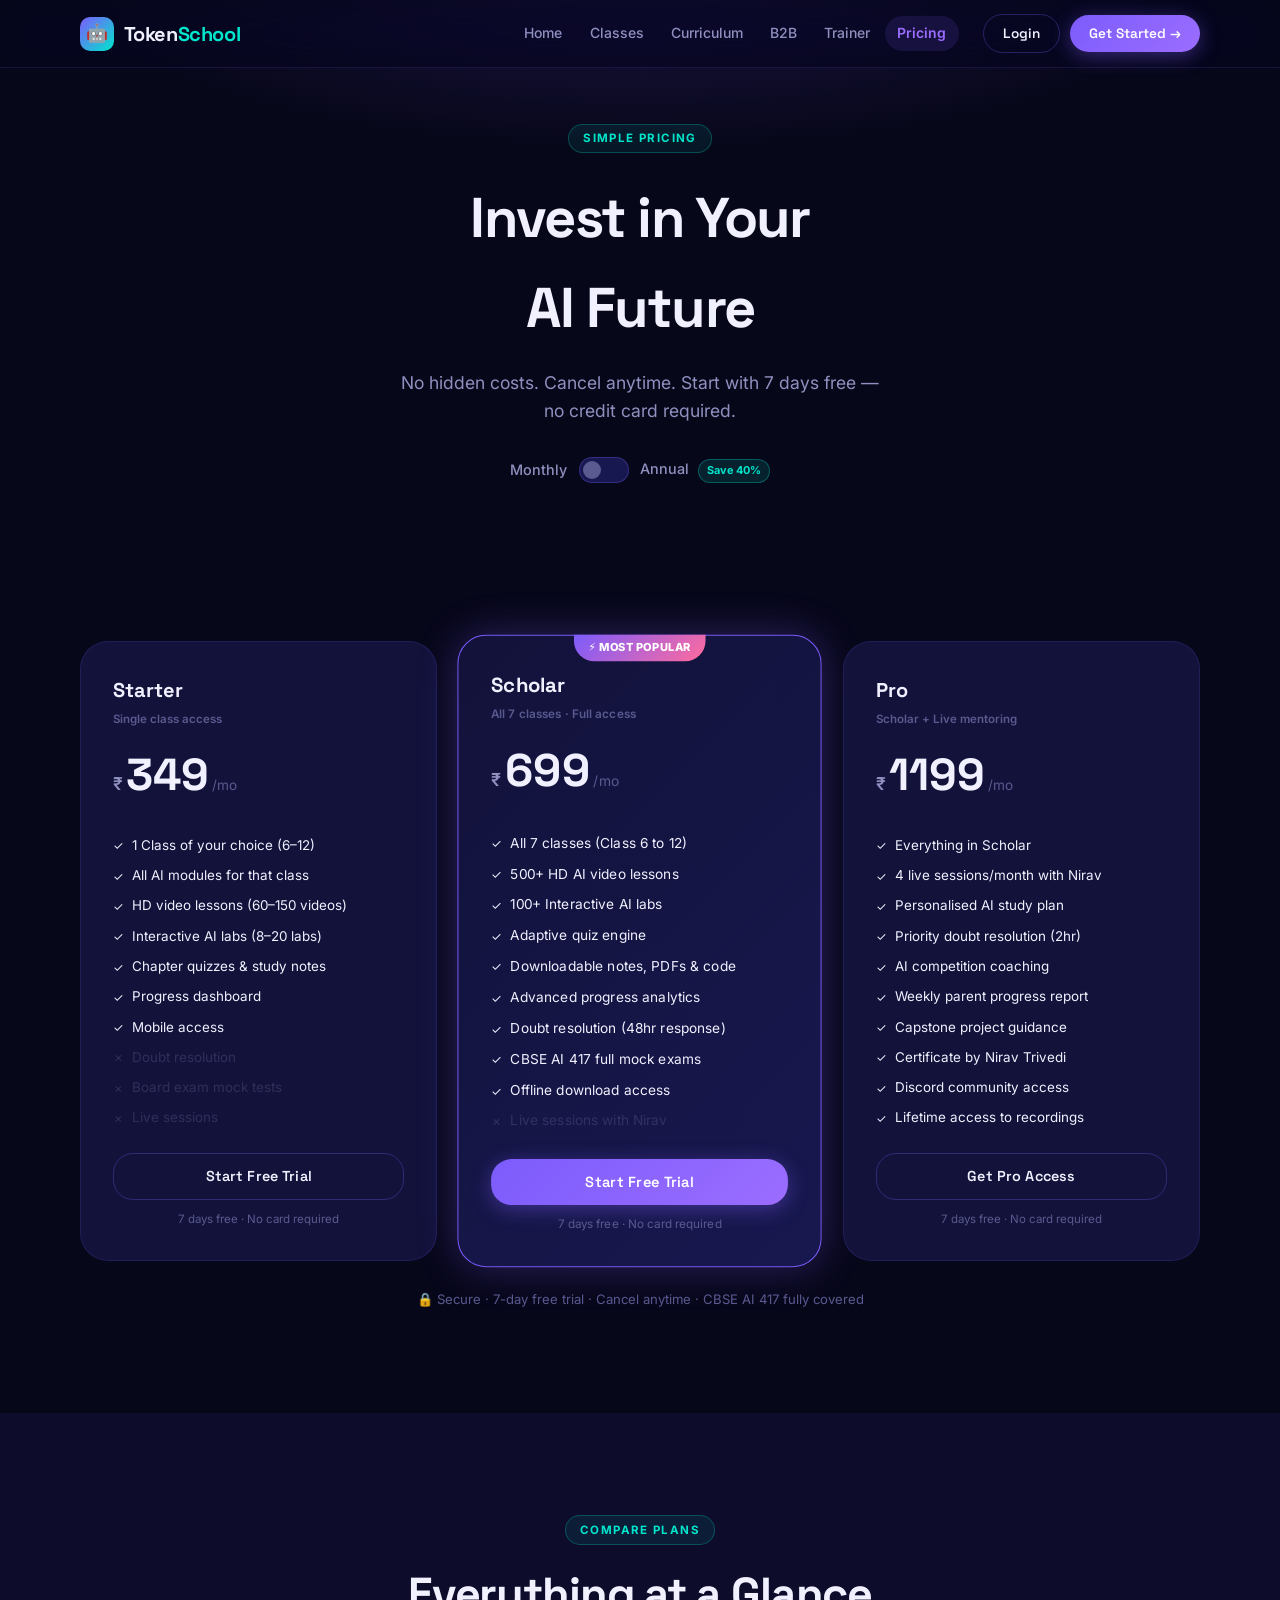
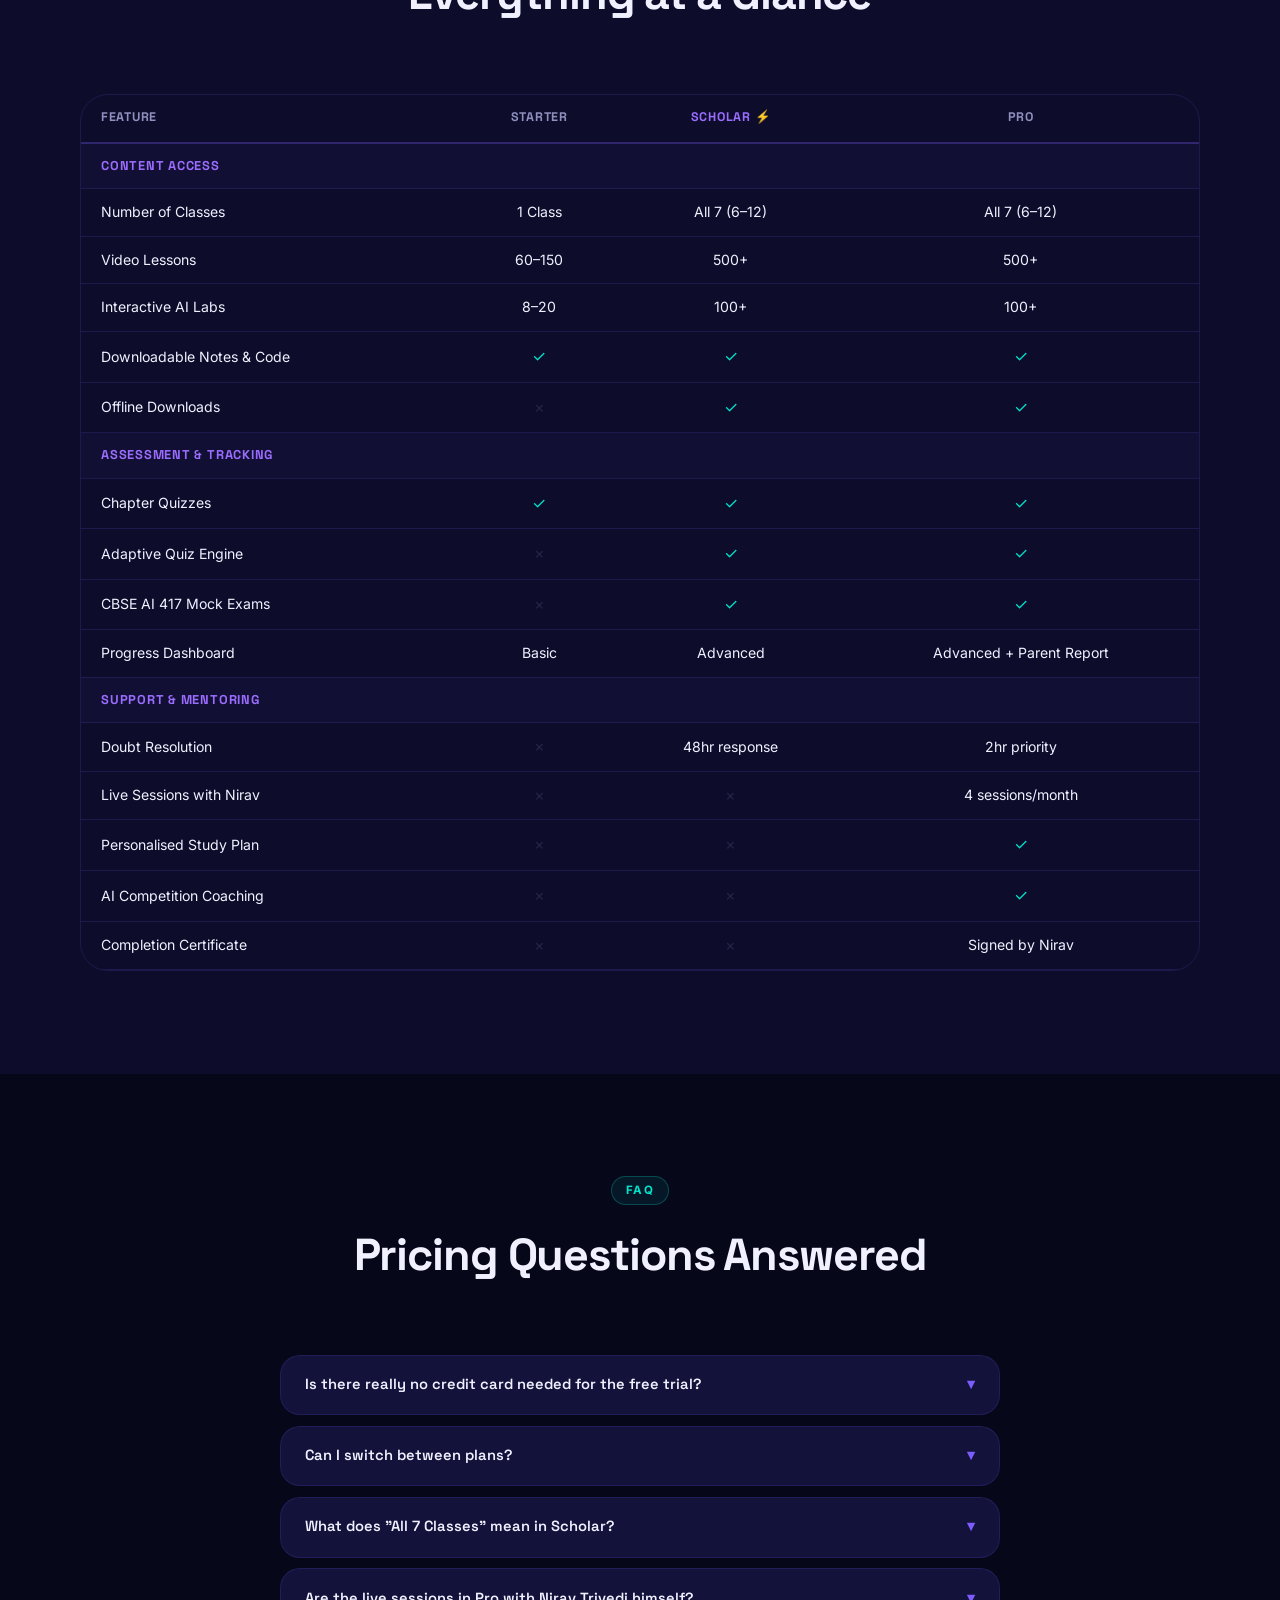
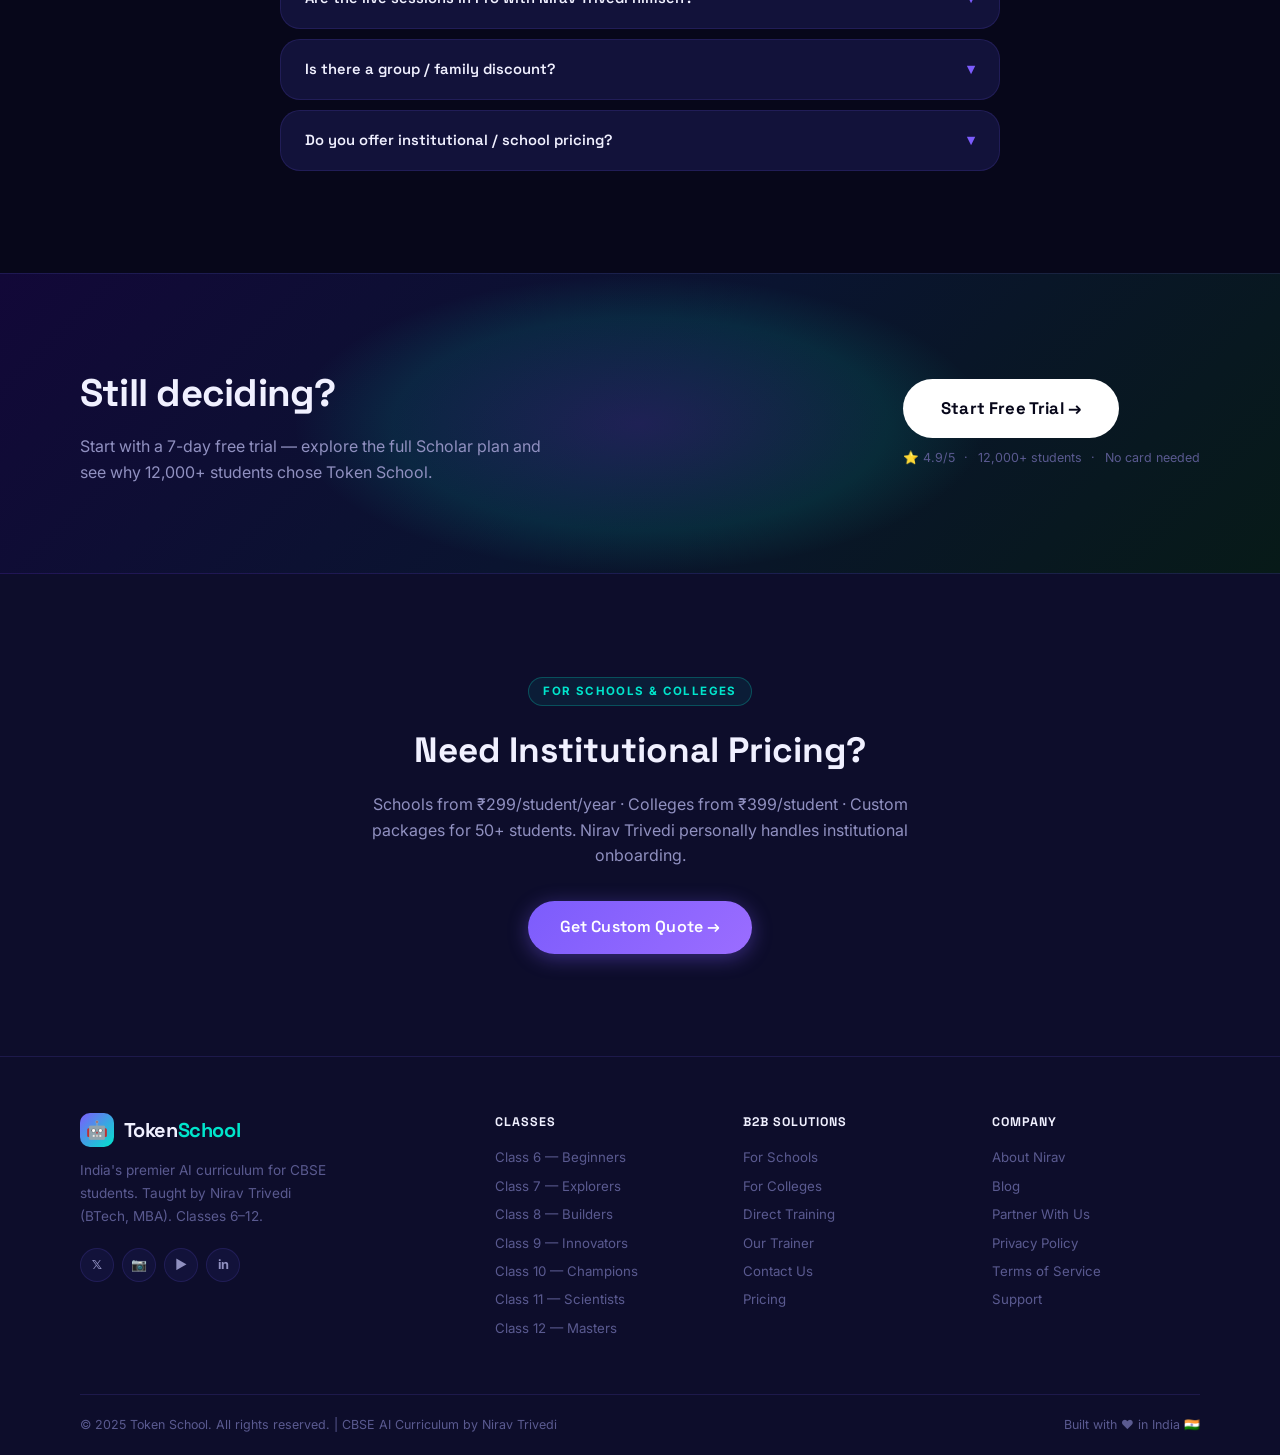
<file: pricing.html>
<!DOCTYPE html>
<html lang="en">
<head>
<meta charset="UTF-8"/><meta name="viewport" content="width=device-width,initial-scale=1.0"/>
<title>Token School Pricing — AI Courses for CBSE Students | Transparent Plans</title>
<meta name="description" content="Simple, transparent pricing for Token School's AI curriculum. Starter, Scholar, and Pro plans for CBSE students Classes 6-12. Monthly and annual billing. 7-day free trial."/>
<meta property="og:title" content="Token School Pricing — AI Courses for CBSE Students | Transparent Plans"/>
<meta name="theme-color" content="#07071A"/>
<link rel="preconnect" href="https://fonts.googleapis.com"/>
<link rel="preconnect" href="https://fonts.gstatic.com" crossorigin/>
<link href="https://fonts.googleapis.com/css2?family=Space+Grotesk:wght@400;500;600;700;800;900&family=Inter:wght@300;400;500;600&family=JetBrains+Mono:wght@400;600&display=swap" rel="stylesheet"/>
<style>
*,*::before,*::after{box-sizing:border-box;margin:0;padding:0}
:root{
  --p:#7C5CFC;--p2:#9B6DFF;--p3:#5B3FD4;
  --c:#00E5CC;--c2:#00BFA5;--pk:#FF6B9D;--am:#FFB627;
  --bg:#07071A;--bg2:#0D0D2B;--bg3:#12123A;--bg4:#181850;
  --tx:#F0F0FF;--tx2:#9090C0;--tx3:#5A5A90;
  --bd:rgba(124,92,252,.15);--bd2:rgba(124,92,252,.3);--bd3:rgba(124,92,252,.55);
  --r:12px;--rl:20px;--rxl:28px;--rxx:999px;
  --sh:0 8px 40px rgba(0,0,0,.6);--glow:0 0 40px rgba(124,92,252,.35);
}
html{scroll-behavior:smooth;font-size:16px}
body{font-family:'Inter',system-ui,sans-serif;background:var(--bg);color:var(--tx);line-height:1.6;overflow-x:hidden;-webkit-font-smoothing:antialiased}
::selection{background:rgba(124,92,252,.35);color:#fff}
::-webkit-scrollbar{width:5px}::-webkit-scrollbar-track{background:var(--bg)}::-webkit-scrollbar-thumb{background:var(--p);border-radius:3px}

/* utils */
.con{width:100%;max-width:1200px;margin-inline:auto;padding-inline:clamp(1rem,5vw,2.5rem)}
.sec{padding-block:clamp(4rem,8vw,7rem);position:relative;overflow:hidden}
.tag{display:inline-block;font-size:.72rem;font-weight:700;letter-spacing:.12em;text-transform:uppercase;color:var(--c);padding:.28rem .9rem;background:rgba(0,229,204,.08);border:1px solid rgba(0,229,204,.25);border-radius:var(--rxx);margin-bottom:.85rem}
.sh{text-align:center;margin-bottom:clamp(2.5rem,5vw,4rem)}
.sh h2{font-family:'Space Grotesk',sans-serif;font-size:clamp(1.7rem,3.5vw,2.8rem);font-weight:800;letter-spacing:-.025em;margin-bottom:.85rem}
.sh p{font-size:clamp(.9rem,1.4vw,1.05rem);color:var(--tx2);max-width:580px;margin-inline:auto;line-height:1.75}

/* buttons */
.btn{display:inline-flex;align-items:center;gap:.5rem;font-family:'Space Grotesk',sans-serif;font-weight:600;text-decoration:none;border:none;cursor:pointer;border-radius:var(--rxx);transition:all .3s;white-space:nowrap;letter-spacing:.01em}
.bsm{padding:.5rem 1.2rem;font-size:.85rem}.bmd{padding:.7rem 1.6rem;font-size:.9rem}.blg{padding:.85rem 2rem;font-size:1rem}.bxl{padding:1rem 2.4rem;font-size:1.05rem}
.bpri{background:linear-gradient(135deg,var(--p),var(--p2));color:#fff;box-shadow:0 4px 20px rgba(124,92,252,.4)}
.bpri:hover{transform:translateY(-3px);box-shadow:0 8px 32px rgba(124,92,252,.6)}
.bsec{background:rgba(124,92,252,.1);color:var(--tx);border:1px solid var(--bd2)}
.bsec:hover{background:rgba(124,92,252,.2);transform:translateY(-2px)}
.bout{background:transparent;color:var(--tx);border:1.5px solid var(--bd2)}
.bout:hover{background:rgba(124,92,252,.1);border-color:var(--p);transform:translateY(-2px)}
.bwh{background:#fff;color:var(--bg);font-weight:700}
.bwh:hover{background:#eeeeff;transform:translateY(-2px);box-shadow:0 8px 24px rgba(255,255,255,.2)}
.bfull{width:100%;justify-content:center;border-radius:var(--rl)}

/* NAV */
#topnav{position:fixed;top:0;left:0;right:0;z-index:1000;height:68px;display:flex;align-items:center;background:rgba(7,7,26,.7);backdrop-filter:blur(20px) saturate(180%);border-bottom:1px solid var(--bd);transition:all .3s}
#topnav.sc{background:rgba(7,7,26,.95);box-shadow:var(--sh)}
.ni{width:100%;max-width:1200px;margin-inline:auto;padding-inline:clamp(1rem,5vw,2.5rem);display:flex;align-items:center;gap:1.5rem}
.nbrand{display:flex;align-items:center;gap:.6rem;text-decoration:none;flex-shrink:0}
.nlogo{width:34px;height:34px;background:linear-gradient(135deg,var(--p),var(--c));border-radius:10px;display:flex;align-items:center;justify-content:center;font-size:1.1rem}
.nname{font-family:'Space Grotesk',sans-serif;font-weight:800;font-size:1.25rem;color:var(--tx);letter-spacing:-.02em}
.nname span{color:var(--c)}
.nlinks{display:flex;align-items:center;gap:.1rem;margin-left:auto}
.na{padding:.4rem .8rem;font-size:.875rem;font-weight:500;color:var(--tx2);text-decoration:none;border-radius:var(--rxx);transition:.2s}
.na:hover{color:var(--tx);background:rgba(124,92,252,.1)}
.na.on{color:var(--p2);background:rgba(124,92,252,.12);font-weight:600}
.nacts{display:flex;gap:.6rem;align-items:center;flex-shrink:0}
.burger{display:none;flex-direction:column;gap:5px;background:none;border:none;cursor:pointer;padding:.5rem;margin-left:.5rem}
.burger span{display:block;width:22px;height:2px;background:var(--tx);border-radius:2px;transition:.2s}
.mobile-nav{display:none;position:fixed;top:68px;left:0;right:0;z-index:999;background:rgba(7,7,26,.98);backdrop-filter:blur(20px);border-bottom:1px solid var(--bd);padding:1rem;flex-direction:column;gap:.2rem}
.mobile-nav .na{padding:.7rem 1rem;border-radius:var(--rl)}

/* PAGE HERO */
.ph{padding-top:calc(68px + clamp(3rem,8vw,5rem));padding-bottom:clamp(3rem,7vw,5rem);position:relative;overflow:hidden;text-align:center;background:var(--bg)}
.ph-bg{position:absolute;inset:0;background:radial-gradient(ellipse 70% 50% at 50% -10%,rgba(124,92,252,.18) 0%,transparent 65%)}
.ph-tag{margin-bottom:1.25rem}
.ph h1{font-family:'Space Grotesk',sans-serif;font-size:clamp(2rem,5vw,3.5rem);font-weight:900;letter-spacing:-.03em;margin-bottom:1.1rem;position:relative}
.ph p{font-size:clamp(.95rem,1.5vw,1.15rem);color:var(--tx2);max-width:600px;margin-inline:auto;line-height:1.75;position:relative;margin-bottom:2rem}
.ph .btns{display:flex;gap:1rem;justify-content:center;flex-wrap:wrap;position:relative}

/* FOOTER */
footer{background:var(--bg2);border-top:1px solid var(--bd);padding-top:3.5rem}
.fg{display:grid;grid-template-columns:1.8fr 1fr 1fr 1fr;gap:2.5rem;margin-bottom:3rem}
.fbrand p{font-size:.85rem;color:var(--tx3);line-height:1.7;max-width:260px;margin-top:.75rem;margin-bottom:1.25rem}
.socs{display:flex;gap:.5rem}
.soc{width:34px;height:34px;border-radius:50%;background:var(--bg3);border:1px solid var(--bd);color:var(--tx2);display:flex;align-items:center;justify-content:center;font-size:.8rem;font-weight:700;text-decoration:none;transition:.2s}
.soc:hover{background:var(--p);color:#fff;border-color:var(--p);transform:translateY(-2px)}
.fc h4{font-family:'Space Grotesk',sans-serif;font-size:.78rem;font-weight:700;color:var(--tx);margin-bottom:.9rem;letter-spacing:.08em;text-transform:uppercase}
.fc a{display:block;font-size:.83rem;color:var(--tx3);text-decoration:none;margin-bottom:.45rem;transition:color .2s}
.fc a:hover{color:var(--tx)}
.fbot{border-top:1px solid var(--bd);padding-block:1.25rem;display:flex;justify-content:space-between;font-size:.78rem;color:var(--tx3);flex-wrap:wrap;gap:.5rem}

/* Scroll reveal */
.sr{opacity:0;transform:translateY(28px);transition:opacity .65s ease,transform .65s ease}
.sr.vi{opacity:1;transform:translateY(0)}

/* orbs */
.orb{position:absolute;border-radius:50%;filter:blur(90px);animation:of 10s ease-in-out infinite;pointer-events:none}
@keyframes of{0%,100%{transform:translateY(0) scale(1)}50%{transform:translateY(-25px) scale(1.04)}}

/* responsive */
@media(max-width:1024px){.fg{grid-template-columns:1fr 1fr}}
@media(max-width:768px){.nlinks,.nacts .bout{display:none}.burger{display:flex}.fg{grid-template-columns:1fr}}

.price-hero{padding-top:calc(68px + 3.5rem);padding-bottom:3.5rem;background:var(--bg);text-align:center;position:relative;overflow:hidden}
.price-hero::before{content:'';position:absolute;inset:0;background:radial-gradient(ellipse 70% 50% at 50% -5%,rgba(124,92,252,.18) 0%,transparent 65%)}
.ptw{display:flex;align-items:center;justify-content:center;gap:.7rem;margin-top:2rem;font-size:.9rem;color:var(--tx2);position:relative;z-index:1}
.ptog{position:relative;display:inline-block;width:50px;height:26px;cursor:pointer}
.ptog input{opacity:0;width:0;height:0}
.ptog-track{position:absolute;inset:0;background:var(--bg4);border-radius:var(--rxx);border:1px solid var(--bd2);transition:.3s}
.ptog-track::before{content:'';position:absolute;height:18px;width:18px;left:3px;bottom:3px;background:var(--tx3);border-radius:50%;transition:.3s}
.ptog input:checked+.ptog-track{background:var(--p);border-color:var(--p)}
.ptog input:checked+.ptog-track::before{transform:translateX(24px);background:#fff}
.save-b{display:inline-block;font-size:.68rem;font-weight:700;padding:.15rem .5rem;background:rgba(0,229,204,.12);border:1px solid rgba(0,229,204,.3);border-radius:var(--rxx);color:var(--c);margin-left:.3rem}
.price-grid{display:grid;grid-template-columns:repeat(3,1fr);gap:1.5rem;align-items:stretch}
.pc{position:relative;padding:2rem;background:var(--bg3);border:1px solid var(--bd);border-radius:var(--rxl);display:flex;flex-direction:column;transition:.35s}
.pc:hover{transform:translateY(-5px)}
.pc-feat{border-color:var(--p);background:linear-gradient(135deg,var(--bg3),var(--bg4));box-shadow:0 0 40px rgba(124,92,252,.3);transform:scale(1.02)}
.pc-feat:hover{transform:scale(1.02) translateY(-5px)}
.pc-pop{position:absolute;top:-1px;left:50%;transform:translateX(-50%);background:linear-gradient(135deg,var(--p),var(--pk));color:#fff;font-size:.68rem;font-weight:800;padding:.28rem .9rem;border-radius:0 0 var(--rl) var(--rl);letter-spacing:.04em;text-transform:uppercase;white-space:nowrap}
.pc-plan{font-family:'Space Grotesk',sans-serif;font-size:1.25rem;font-weight:800;margin-bottom:.25rem}
.pc-label{font-size:.72rem;font-weight:600;color:var(--tx3);margin-bottom:1.5rem}
.pc-amt{display:flex;align-items:baseline;gap:.2rem;margin-bottom:.2rem}
.pc-cur{font-size:1.1rem;color:var(--tx2);font-weight:600}
.pc-num{font-family:'Space Grotesk',sans-serif;font-size:2.8rem;font-weight:900;color:var(--tx);line-height:1}
.pc-per{color:var(--tx3);font-size:.85rem}
.pc-note{font-size:.72rem;color:var(--tx3);margin-bottom:1.25rem;min-height:1.2em}
.pc-feats{list-style:none;flex:1;display:flex;flex-direction:column;gap:.55rem;margin-bottom:1.5rem}
.pc-feats li{font-size:.84rem;display:flex;align-items:flex-start;gap:.5rem}
.pc-feats li.ok{color:var(--tx)}.pc-feats li.no{color:var(--tx3);opacity:.4}
.check{flex-shrink:0;font-size:.75rem;margin-top:.1rem}
/* Comparison table */
.comp-table{width:100%;border-collapse:collapse;font-size:.88rem}
.comp-table th{font-family:'Space Grotesk',sans-serif;font-weight:700;padding:.85rem 1.25rem;text-align:left;border-bottom:2px solid var(--bd2);color:var(--tx2);font-size:.78rem;text-transform:uppercase;letter-spacing:.06em}
.comp-table th:not(:first-child){text-align:center}
.comp-table td{padding:.75rem 1.25rem;border-bottom:1px solid var(--bd)}
.comp-table tr:hover td{background:rgba(124,92,252,.04)}
.comp-table td:not(:first-child){text-align:center}
.comp-table .sec-row td{background:rgba(124,92,252,.04);font-family:'Space Grotesk',sans-serif;font-weight:700;color:var(--p2);font-size:.8rem;text-transform:uppercase;letter-spacing:.06em}
.chk-y{color:var(--c);font-size:1rem}.chk-n{color:var(--tx3);opacity:.3;font-size:.9rem}
/* FAQ */
.pfaq{max-width:720px;margin-inline:auto}
.pfaq .faq-list{display:flex;flex-direction:column;gap:.65rem}
.pfaq .faq-item{background:var(--bg3);border:1px solid var(--bd);border-radius:var(--rl);overflow:hidden}
.pfaq .faq-q{display:flex;justify-content:space-between;align-items:center;padding:1.1rem 1.5rem;cursor:pointer;font-weight:600;font-family:'Space Grotesk',sans-serif;font-size:.92rem;gap:1rem;transition:.2s}
.pfaq .faq-q:hover{color:var(--p2)}
.pfaq .faq-arr{flex-shrink:0;transition:transform .3s;color:var(--p)}
.pfaq .faq-item.open .faq-arr{transform:rotate(180deg)}
.pfaq .faq-a{display:none;padding:0 1.5rem 1.1rem;font-size:.87rem;color:var(--tx2);line-height:1.75}
.pfaq .faq-item.open .faq-a{display:block}
@media(max-width:1024px){.price-grid{grid-template-columns:1fr;max-width:420px;margin-inline:auto}.pc-feat{transform:scale(1)}}
@media(max-width:768px){.comp-table{font-size:.78rem}.comp-table th,.comp-table td{padding:.6rem .75rem}}
</style>
</head>
<body>

<header id="topnav">
  <div class="ni">
    <a href="/index.html" class="nbrand"><div class="nlogo">🤖</div><span class="nname">Token<span>School</span></span></a>
    <nav class="nlinks">
      <a href="/index.html" class="na ">Home</a>
      <a href="/classes.html" class="na ">Classes</a>
      <a href="/curriculum.html" class="na ">Curriculum</a>
      <a href="/b2b.html" class="na ">B2B</a>
      <a href="/trainer.html" class="na ">Trainer</a>
      <a href="/pricing.html" class="na on">Pricing</a>
    </nav>
    <div class="nacts">
      <a href="/pricing.html" class="btn bout bsm">Login</a>
      <a href="/pricing.html" class="btn bpri bsm">Get Started →</a>
    </div>
    <button class="burger" id="burger" aria-label="Menu"><span></span><span></span><span></span></button>
  </div>
  <nav class="mobile-nav" id="mnav">
    <a href="/index.html" class="na ">Home</a>
    <a href="/classes.html" class="na ">Classes</a>
    <a href="/curriculum.html" class="na ">Curriculum</a>
    <a href="/b2b.html" class="na ">B2B Solutions</a>
    <a href="/trainer.html" class="na ">Our Trainer</a>
    <a href="/pricing.html" class="na on">Pricing</a>
    <div style="display:flex;gap:.75rem;margin-top:.5rem;padding:.5rem 0">
      <a href="/pricing.html" class="btn bout bmd" style="flex:1;justify-content:center">Login</a>
      <a href="/pricing.html" class="btn bpri bmd" style="flex:1;justify-content:center">Get Started</a>
    </div>
  </nav>
</header>

<section class="price-hero">
  <div class="con" style="position:relative;z-index:1">
    <div class="tag" style="margin-bottom:1.25rem">Simple Pricing</div>
    <h1 style="font-family:'Space Grotesk',sans-serif;font-size:clamp(2rem,5vw,3.5rem);font-weight:900;letter-spacing:-.03em;margin-bottom:1rem">Invest in Your<br>AI Future</h1>
    <p style="font-size:clamp(.95rem,1.5vw,1.1rem);color:var(--tx2);max-width:500px;margin-inline:auto">No hidden costs. Cancel anytime. Start with 7 days free — no credit card required.</p>
    <div class="ptw">
      <span style="font-weight:500">Monthly</span>
      <label class="ptog" for="ptog"><input type="checkbox" id="ptog"><div class="ptog-track"></div></label>
      <span style="font-weight:500">Annual <span class="save-b">Save 40%</span></span>
    </div>
  </div>
</section>

<section class="sec" style="background:var(--bg)">
<div class="con">
  <div class="price-grid sr">

    <div class="pc" id="p-starter">
      <div class="pc-plan">Starter</div>
      <div class="pc-label">Single class access</div>
      <div class="pc-amt"><span class="pc-cur">₹</span><span class="pc-num mp">349</span><span class="pc-num ap" style="display:none">209</span><span class="pc-per">/mo</span></div>
      <div class="pc-note pnote" style="display:none">Billed ₹2,508/year</div>
      <div class="pc-note" style="height:.2rem"></div>
      <ul class="pc-feats">
        <li class="ok"><span class="check">✓</span>1 Class of your choice (6–12)</li>
        <li class="ok"><span class="check">✓</span>All AI modules for that class</li>
        <li class="ok"><span class="check">✓</span>HD video lessons (60–150 videos)</li>
        <li class="ok"><span class="check">✓</span>Interactive AI labs (8–20 labs)</li>
        <li class="ok"><span class="check">✓</span>Chapter quizzes & study notes</li>
        <li class="ok"><span class="check">✓</span>Progress dashboard</li>
        <li class="ok"><span class="check">✓</span>Mobile access</li>
        <li class="no"><span class="check">✗</span>Doubt resolution</li>
        <li class="no"><span class="check">✗</span>Board exam mock tests</li>
        <li class="no"><span class="check">✗</span>Live sessions</li>
      </ul>
      <a href="#" class="btn bout bfull bmd">Start Free Trial</a>
      <p style="text-align:center;font-size:.72rem;color:var(--tx3);margin-top:.6rem">7 days free · No card required</p>
    </div>

    <div class="pc pc-feat" id="p-scholar">
      <div class="pc-pop">⚡ Most Popular</div>
      <div class="pc-plan">Scholar</div>
      <div class="pc-label">All 7 classes · Full access</div>
      <div class="pc-amt"><span class="pc-cur">₹</span><span class="pc-num mp">699</span><span class="pc-num ap" style="display:none">419</span><span class="pc-per">/mo</span></div>
      <div class="pc-note pnote" style="display:none">Billed ₹5,028/year</div>
      <div class="pc-note" style="height:.2rem"></div>
      <ul class="pc-feats">
        <li class="ok"><span class="check">✓</span>All 7 classes (Class 6 to 12)</li>
        <li class="ok"><span class="check">✓</span>500+ HD AI video lessons</li>
        <li class="ok"><span class="check">✓</span>100+ Interactive AI labs</li>
        <li class="ok"><span class="check">✓</span>Adaptive quiz engine</li>
        <li class="ok"><span class="check">✓</span>Downloadable notes, PDFs & code</li>
        <li class="ok"><span class="check">✓</span>Advanced progress analytics</li>
        <li class="ok"><span class="check">✓</span>Doubt resolution (48hr response)</li>
        <li class="ok"><span class="check">✓</span>CBSE AI 417 full mock exams</li>
        <li class="ok"><span class="check">✓</span>Offline download access</li>
        <li class="no"><span class="check">✗</span>Live sessions with Nirav</li>
      </ul>
      <a href="#" class="btn bpri bfull bmd">Start Free Trial</a>
      <p style="text-align:center;font-size:.72rem;color:var(--tx3);margin-top:.6rem">7 days free · No card required</p>
    </div>

    <div class="pc" id="p-pro">
      <div class="pc-plan">Pro</div>
      <div class="pc-label">Scholar + Live mentoring</div>
      <div class="pc-amt"><span class="pc-cur">₹</span><span class="pc-num mp">1199</span><span class="pc-num ap" style="display:none">719</span><span class="pc-per">/mo</span></div>
      <div class="pc-note pnote" style="display:none">Billed ₹8,628/year</div>
      <div class="pc-note" style="height:.2rem"></div>
      <ul class="pc-feats">
        <li class="ok"><span class="check">✓</span>Everything in Scholar</li>
        <li class="ok"><span class="check">✓</span>4 live sessions/month with Nirav</li>
        <li class="ok"><span class="check">✓</span>Personalised AI study plan</li>
        <li class="ok"><span class="check">✓</span>Priority doubt resolution (2hr)</li>
        <li class="ok"><span class="check">✓</span>AI competition coaching</li>
        <li class="ok"><span class="check">✓</span>Weekly parent progress report</li>
        <li class="ok"><span class="check">✓</span>Capstone project guidance</li>
        <li class="ok"><span class="check">✓</span>Certificate by Nirav Trivedi</li>
        <li class="ok"><span class="check">✓</span>Discord community access</li>
        <li class="ok"><span class="check">✓</span>Lifetime access to recordings</li>
      </ul>
      <a href="#" class="btn bout bfull bmd">Get Pro Access</a>
      <p style="text-align:center;font-size:.72rem;color:var(--tx3);margin-top:.6rem">7 days free · No card required</p>
    </div>

  </div>
  <p style="text-align:center;margin-top:1.75rem;font-size:.82rem;color:var(--tx3)">🔒 Secure · 7-day free trial · Cancel anytime · CBSE AI 417 fully covered</p>
</div>
</section>

<section class="sec" style="background:var(--bg2)">
<div class="con">
  <div class="sh sr"><div class="tag">Compare Plans</div><h2>Everything at a Glance</h2></div>
  <div style="overflow-x:auto;border-radius:var(--rxl);border:1px solid var(--bd)">
    <table class="comp-table">
      <thead><tr><th style="min-width:220px">Feature</th><th>Starter</th><th style="color:var(--p2)">Scholar ⚡</th><th>Pro</th></tr></thead>
      <tbody>
        <tr class="sec-row"><td colspan="4">Content Access</td></tr>
        <tr><td>Number of Classes</td><td>1 Class</td><td>All 7 (6–12)</td><td>All 7 (6–12)</td></tr>
        <tr><td>Video Lessons</td><td>60–150</td><td>500+</td><td>500+</td></tr>
        <tr><td>Interactive AI Labs</td><td>8–20</td><td>100+</td><td>100+</td></tr>
        <tr><td>Downloadable Notes & Code</td><td><span class="chk-y">✓</span></td><td><span class="chk-y">✓</span></td><td><span class="chk-y">✓</span></td></tr>
        <tr><td>Offline Downloads</td><td><span class="chk-n">✗</span></td><td><span class="chk-y">✓</span></td><td><span class="chk-y">✓</span></td></tr>
        <tr class="sec-row"><td colspan="4">Assessment & Tracking</td></tr>
        <tr><td>Chapter Quizzes</td><td><span class="chk-y">✓</span></td><td><span class="chk-y">✓</span></td><td><span class="chk-y">✓</span></td></tr>
        <tr><td>Adaptive Quiz Engine</td><td><span class="chk-n">✗</span></td><td><span class="chk-y">✓</span></td><td><span class="chk-y">✓</span></td></tr>
        <tr><td>CBSE AI 417 Mock Exams</td><td><span class="chk-n">✗</span></td><td><span class="chk-y">✓</span></td><td><span class="chk-y">✓</span></td></tr>
        <tr><td>Progress Dashboard</td><td>Basic</td><td>Advanced</td><td>Advanced + Parent Report</td></tr>
        <tr class="sec-row"><td colspan="4">Support & Mentoring</td></tr>
        <tr><td>Doubt Resolution</td><td><span class="chk-n">✗</span></td><td>48hr response</td><td>2hr priority</td></tr>
        <tr><td>Live Sessions with Nirav</td><td><span class="chk-n">✗</span></td><td><span class="chk-n">✗</span></td><td>4 sessions/month</td></tr>
        <tr><td>Personalised Study Plan</td><td><span class="chk-n">✗</span></td><td><span class="chk-n">✗</span></td><td><span class="chk-y">✓</span></td></tr>
        <tr><td>AI Competition Coaching</td><td><span class="chk-n">✗</span></td><td><span class="chk-n">✗</span></td><td><span class="chk-y">✓</span></td></tr>
        <tr><td>Completion Certificate</td><td><span class="chk-n">✗</span></td><td><span class="chk-n">✗</span></td><td>Signed by Nirav</td></tr>
      </tbody>
    </table>
  </div>
</div>
</section>

<section class="sec" style="background:var(--bg)">
<div class="con">
  <div class="sh sr"><div class="tag">FAQ</div><h2>Pricing Questions Answered</h2></div>
  <div class="pfaq sr">
    <div class="faq-list">
      <div class="faq-item"><div class="faq-q">Is there really no credit card needed for the free trial? <span class="faq-arr">▾</span></div><div class="faq-a">Correct — you can start your 7-day free trial with just an email address. No payment information is required until you decide to continue after the trial.</div></div>
      <div class="faq-item"><div class="faq-q">Can I switch between plans? <span class="faq-arr">▾</span></div><div class="faq-a">Yes — you can upgrade or downgrade at any time. Upgrades take effect immediately. Downgrades take effect at the start of your next billing cycle.</div></div>
      <div class="faq-item"><div class="faq-q">What does "All 7 Classes" mean in Scholar? <span class="faq-arr">▾</span></div><div class="faq-a">Scholar gives you simultaneous access to all AI courses for Classes 6, 7, 8, 9, 10, 11, and 12. You can study multiple classes at once — great for students who want to get ahead or parents with multiple children.</div></div>
      <div class="faq-item"><div class="faq-q">Are the live sessions in Pro with Nirav Trivedi himself? <span class="faq-arr">▾</span></div><div class="faq-a">Yes — Pro plan includes 4 monthly live video sessions personally with Nirav Trivedi. These are 1-on-1 or small group sessions of maximum 8 students, focused on your specific learning goals.</div></div>
      <div class="faq-item"><div class="faq-q">Is there a group / family discount? <span class="faq-arr">▾</span></div><div class="faq-a">We offer family discounts for 2+ siblings from the same household. Please contact us via the B2B page for a custom family plan.</div></div>
      <div class="faq-item"><div class="faq-q">Do you offer institutional / school pricing? <span class="faq-arr">▾</span></div><div class="faq-a">Yes — institutional pricing starts at ₹299/student/year for schools with 50+ students. Visit our <a href="/b2b.html" style="color:var(--p2)">B2B Solutions page</a> or contact us directly for a custom quote.</div></div>
    </div>
  </div>
</div>
</section>

<section class="ctab" style="position:relative;overflow:hidden;background:linear-gradient(135deg,#120838,#0a1430,#071a18);padding-block:clamp(3rem,7vw,5.5rem);border-block:1px solid var(--bd)">
  <div style="position:absolute;top:50%;left:50%;transform:translate(-50%,-50%);width:700px;height:300px;border-radius:50%;background:radial-gradient(ellipse,rgba(124,92,252,.18) 0%,rgba(0,229,204,.1) 50%,transparent 70%);pointer-events:none"></div>
  <div class="con"><div style="position:relative;z-index:1;display:flex;align-items:center;justify-content:space-between;gap:2.5rem;flex-wrap:wrap">
    <div>
      <h2 style="font-family:'Space Grotesk',sans-serif;font-size:clamp(1.5rem,3vw,2.4rem);font-weight:800;letter-spacing:-.02em;margin-bottom:.65rem">Still deciding?</h2>
      <p style="color:var(--tx2);max-width:480px">Start with a 7-day free trial — explore the full Scholar plan and see why 12,000+ students chose Token School.</p>
    </div>
    <div style="display:flex;flex-direction:column;gap:.65rem;align-items:flex-start">
      <a href="#p-scholar" class="btn bwh bxl">Start Free Trial →</a>
      <div style="display:flex;align-items:center;gap:.6rem;font-size:.78rem;color:var(--tx3)"><span>⭐ 4.9/5</span><span>·</span><span>12,000+ students</span><span>·</span><span>No card needed</span></div>
    </div>
  </div></div>
</section>

<section class="sec" style="background:var(--bg2)">
<div class="con" style="max-width:640px;margin-inline:auto;text-align:center">
  <div class="tag" style="margin-bottom:1rem">For Schools & Colleges</div>
  <h2 style="font-family:'Space Grotesk',sans-serif;font-size:clamp(1.5rem,3vw,2.2rem);font-weight:800;margin-bottom:.85rem">Need Institutional Pricing?</h2>
  <p style="color:var(--tx2);margin-bottom:2rem">Schools from ₹299/student/year · Colleges from ₹399/student · Custom packages for 50+ students. Nirav Trivedi personally handles institutional onboarding.</p>
  <a href="/b2b.html#contact" class="btn bpri blg">Get Custom Quote →</a>
</div>
</section>


<footer>
<div class="con">
  <div class="fg">
    <div class="fbrand">
      <a href="/index.html" class="nbrand"><div class="nlogo">🤖</div><span class="nname">Token<span>School</span></span></a>
      <p>India's premier AI curriculum for CBSE students. Taught by Nirav Trivedi (BTech, MBA). Classes 6–12.</p>
      <div class="socs">
        <a href="#" class="soc">𝕏</a><a href="#" class="soc">📷</a><a href="#" class="soc">▶</a><a href="#" class="soc">in</a>
      </div>
    </div>
    <div class="fc">
      <h4>Classes</h4>
      <a href="/classes.html">Class 6 — Beginners</a><a href="/classes.html">Class 7 — Explorers</a>
      <a href="/classes.html">Class 8 — Builders</a><a href="/classes.html">Class 9 — Innovators</a>
      <a href="/classes.html">Class 10 — Champions</a><a href="/classes.html">Class 11 — Scientists</a>
      <a href="/classes.html">Class 12 — Masters</a>
    </div>
    <div class="fc">
      <h4>B2B Solutions</h4>
      <a href="/b2b.html">For Schools</a><a href="/b2b.html">For Colleges</a>
      <a href="/b2b.html">Direct Training</a><a href="/trainer.html">Our Trainer</a>
      <a href="/b2b.html#contact">Contact Us</a><a href="/pricing.html">Pricing</a>
    </div>
    <div class="fc">
      <h4>Company</h4>
      <a href="/trainer.html">About Nirav</a><a href="#">Blog</a>
      <a href="/b2b.html#contact">Partner With Us</a><a href="#">Privacy Policy</a>
      <a href="#">Terms of Service</a><a href="/b2b.html#contact">Support</a>
    </div>
  </div>
  <div class="fbot">
    <p>© 2025 Token School. All rights reserved. | CBSE AI Curriculum by Nirav Trivedi</p>
    <p>Built with ❤️ in India 🇮🇳</p>
  </div>
</div>
</footer>
<script>
// Nav
const tn=document.getElementById('topnav');
window.addEventListener('scroll',()=>tn.classList.toggle('sc',scrollY>40),{passive:true});
// Burger
const bg=document.getElementById('burger'),mn=document.getElementById('mnav');
if(bg&&mn)bg.addEventListener('click',()=>{const o=mn.style.display==='flex';mn.style.display=o?'none':'flex';bg.querySelectorAll('span').forEach((s,i)=>{if(o){s.style.transform='';s.style.opacity=''}else{if(i===0)s.style.transform='rotate(45deg) translate(5px,5px)';if(i===1)s.style.opacity='0';if(i===2)s.style.transform='rotate(-45deg) translate(5px,-5px)'}})});
// SR
const sro=new IntersectionObserver(entries=>{entries.forEach((e,i)=>{if(e.isIntersecting){e.target.style.transitionDelay=i*.055+'s';e.target.classList.add('vi');sro.unobserve(e.target)}})},{threshold:.08,rootMargin:'0px 0px -30px 0px'});
document.querySelectorAll('.sr').forEach(el=>sro.observe(el));
// Counters
const co=new IntersectionObserver(entries=>{entries.forEach(e=>{if(!e.isIntersecting)return;const el=e.target,t=+el.dataset.t,s=performance.now();const r=now=>{const p=Math.min((now-s)/1800,1),ea=1-Math.pow(1-p,3);el.textContent=Math.floor(ea*t).toLocaleString('en-IN');if(p<1)requestAnimationFrame(r);else el.textContent=t.toLocaleString('en-IN')};requestAnimationFrame(r);co.unobserve(el)})},{threshold:.5});
document.querySelectorAll('[data-t]').forEach(e=>co.observe(e));

document.getElementById('ptog').addEventListener('change',function(){
  const on=this.checked;
  document.querySelectorAll('.mp').forEach(e=>e.style.display=on?'none':'inline');
  document.querySelectorAll('.ap').forEach(e=>e.style.display=on?'inline':'none');
  document.querySelectorAll('.pnote').forEach(e=>e.style.display=on?'block':'none');
});
document.querySelectorAll('.pfaq .faq-q').forEach(q=>{q.addEventListener('click',()=>{const item=q.parentElement;const wasOpen=item.classList.contains('open');document.querySelectorAll('.pfaq .faq-item').forEach(f=>f.classList.remove('open'));if(!wasOpen)item.classList.add('open')})});
</script>
</body>
</html>
</file>
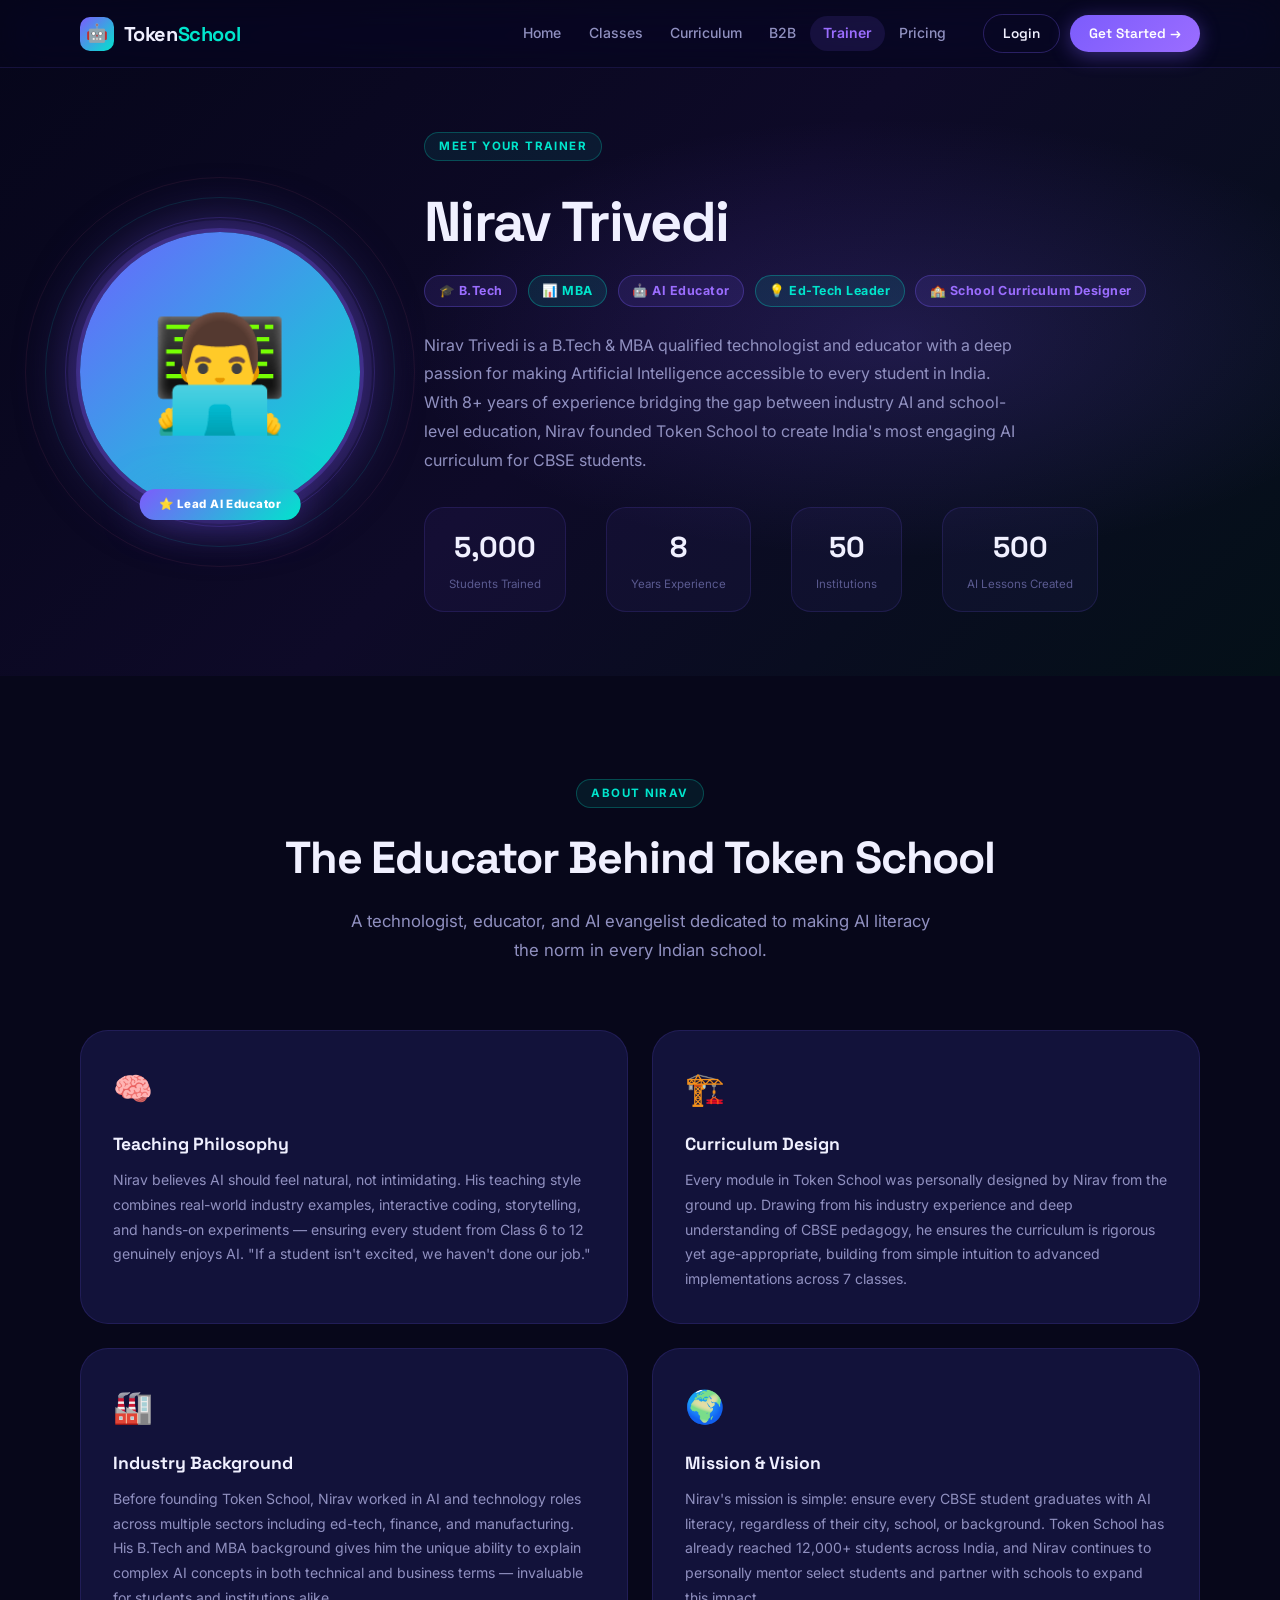
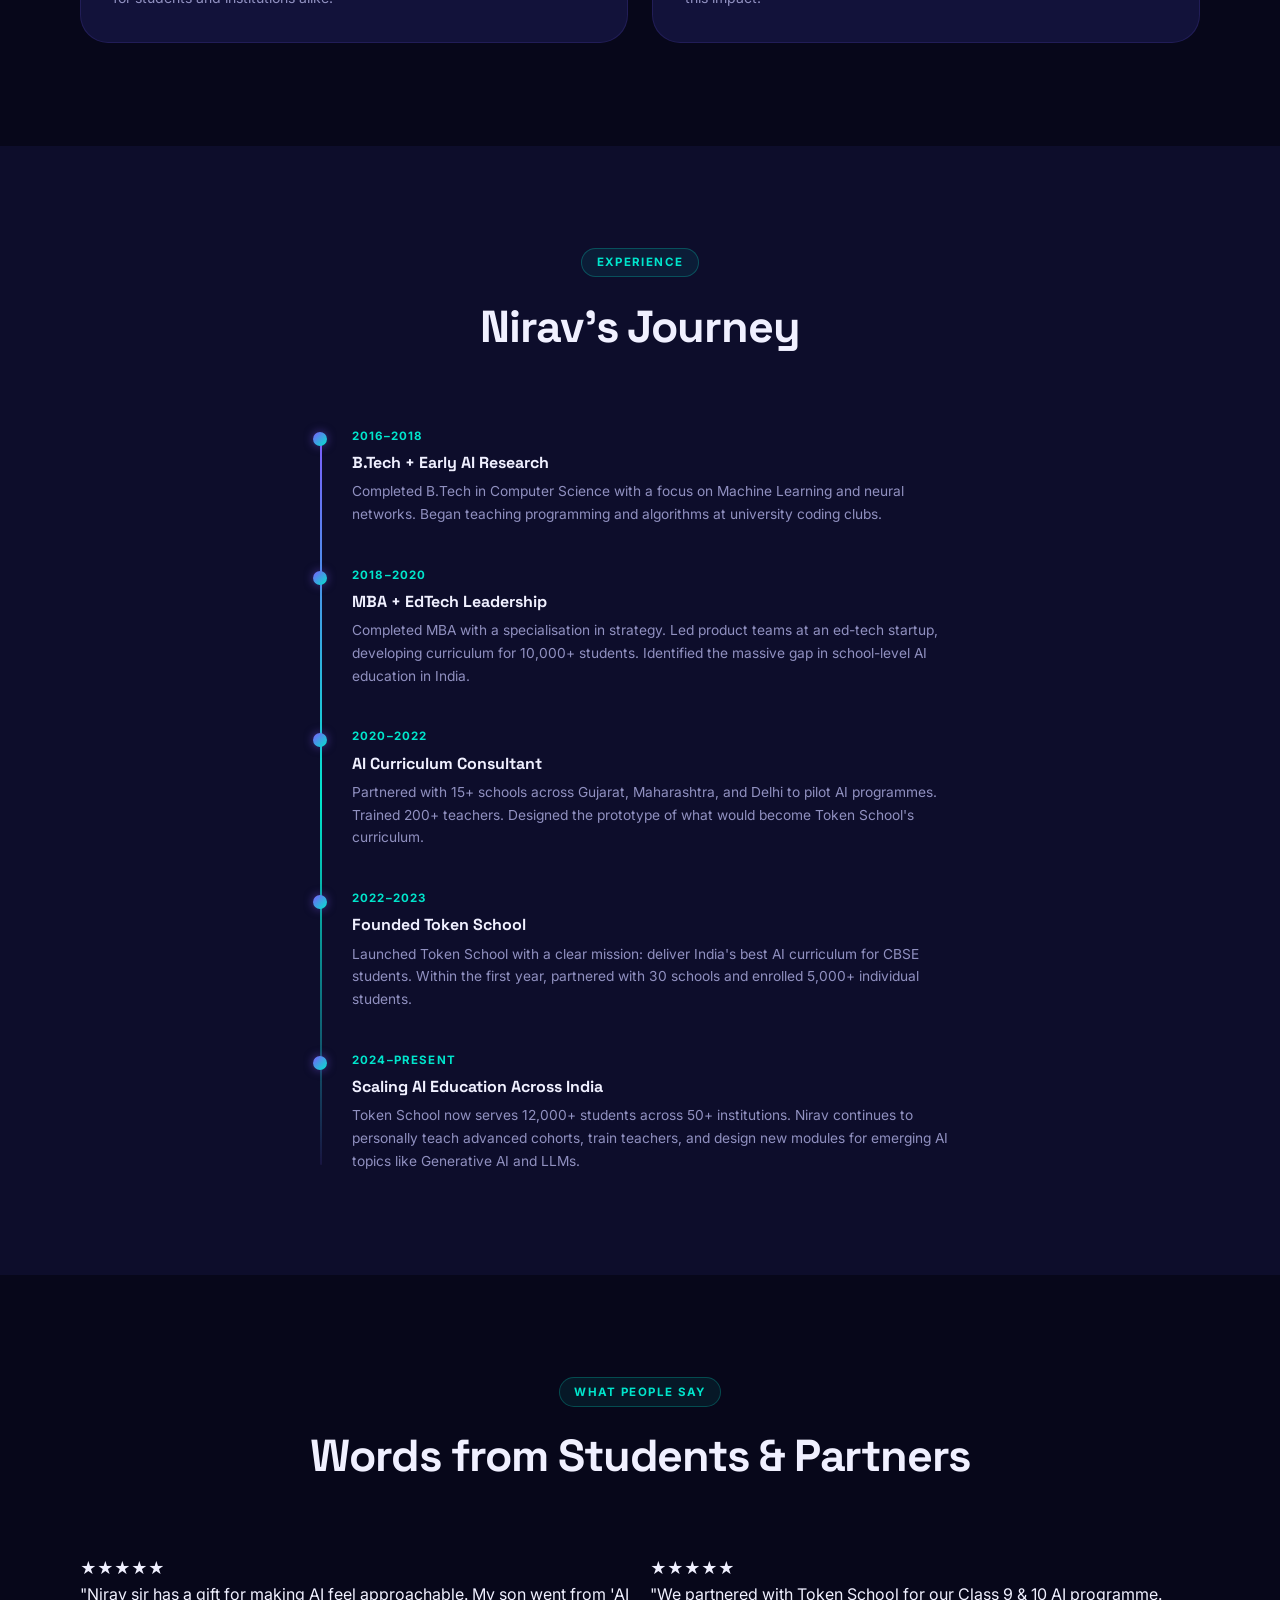
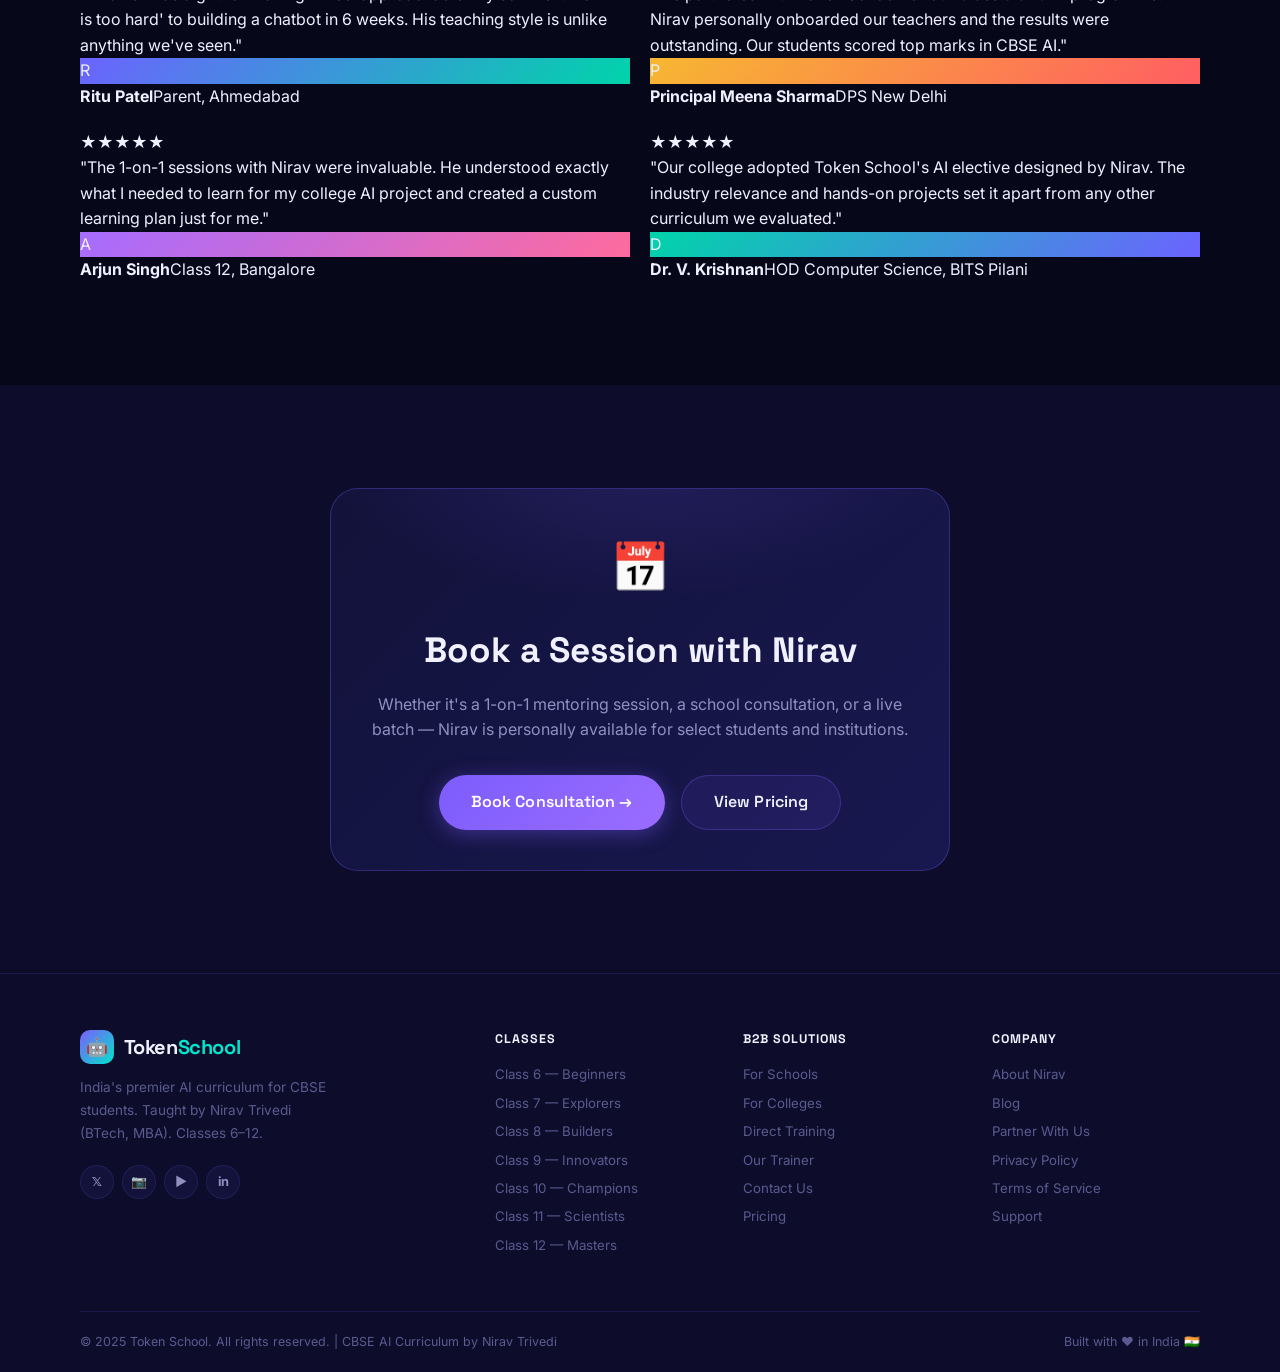
<file: trainer.html>
<!DOCTYPE html>
<html lang="en">
<head>
<meta charset="UTF-8"/><meta name="viewport" content="width=device-width,initial-scale=1.0"/>
<title>Nirav Trivedi — Lead AI Educator at Token School | BTech, MBA</title>
<meta name="description" content="Meet Nirav Trivedi (BTech, MBA) — Lead AI Educator at Token School. 8+ years experience training 5,000+ students across schools, colleges, and corporates in Artificial Intelligence."/>
<meta property="og:title" content="Nirav Trivedi — Lead AI Educator at Token School | BTech, MBA"/>
<meta name="theme-color" content="#07071A"/>
<link rel="preconnect" href="https://fonts.googleapis.com"/>
<link rel="preconnect" href="https://fonts.gstatic.com" crossorigin/>
<link href="https://fonts.googleapis.com/css2?family=Space+Grotesk:wght@400;500;600;700;800;900&family=Inter:wght@300;400;500;600&family=JetBrains+Mono:wght@400;600&display=swap" rel="stylesheet"/>
<style>
*,*::before,*::after{box-sizing:border-box;margin:0;padding:0}
:root{
  --p:#7C5CFC;--p2:#9B6DFF;--p3:#5B3FD4;
  --c:#00E5CC;--c2:#00BFA5;--pk:#FF6B9D;--am:#FFB627;
  --bg:#07071A;--bg2:#0D0D2B;--bg3:#12123A;--bg4:#181850;
  --tx:#F0F0FF;--tx2:#9090C0;--tx3:#5A5A90;
  --bd:rgba(124,92,252,.15);--bd2:rgba(124,92,252,.3);--bd3:rgba(124,92,252,.55);
  --r:12px;--rl:20px;--rxl:28px;--rxx:999px;
  --sh:0 8px 40px rgba(0,0,0,.6);--glow:0 0 40px rgba(124,92,252,.35);
}
html{scroll-behavior:smooth;font-size:16px}
body{font-family:'Inter',system-ui,sans-serif;background:var(--bg);color:var(--tx);line-height:1.6;overflow-x:hidden;-webkit-font-smoothing:antialiased}
::selection{background:rgba(124,92,252,.35);color:#fff}
::-webkit-scrollbar{width:5px}::-webkit-scrollbar-track{background:var(--bg)}::-webkit-scrollbar-thumb{background:var(--p);border-radius:3px}

/* utils */
.con{width:100%;max-width:1200px;margin-inline:auto;padding-inline:clamp(1rem,5vw,2.5rem)}
.sec{padding-block:clamp(4rem,8vw,7rem);position:relative;overflow:hidden}
.tag{display:inline-block;font-size:.72rem;font-weight:700;letter-spacing:.12em;text-transform:uppercase;color:var(--c);padding:.28rem .9rem;background:rgba(0,229,204,.08);border:1px solid rgba(0,229,204,.25);border-radius:var(--rxx);margin-bottom:.85rem}
.sh{text-align:center;margin-bottom:clamp(2.5rem,5vw,4rem)}
.sh h2{font-family:'Space Grotesk',sans-serif;font-size:clamp(1.7rem,3.5vw,2.8rem);font-weight:800;letter-spacing:-.025em;margin-bottom:.85rem}
.sh p{font-size:clamp(.9rem,1.4vw,1.05rem);color:var(--tx2);max-width:580px;margin-inline:auto;line-height:1.75}

/* buttons */
.btn{display:inline-flex;align-items:center;gap:.5rem;font-family:'Space Grotesk',sans-serif;font-weight:600;text-decoration:none;border:none;cursor:pointer;border-radius:var(--rxx);transition:all .3s;white-space:nowrap;letter-spacing:.01em}
.bsm{padding:.5rem 1.2rem;font-size:.85rem}.bmd{padding:.7rem 1.6rem;font-size:.9rem}.blg{padding:.85rem 2rem;font-size:1rem}.bxl{padding:1rem 2.4rem;font-size:1.05rem}
.bpri{background:linear-gradient(135deg,var(--p),var(--p2));color:#fff;box-shadow:0 4px 20px rgba(124,92,252,.4)}
.bpri:hover{transform:translateY(-3px);box-shadow:0 8px 32px rgba(124,92,252,.6)}
.bsec{background:rgba(124,92,252,.1);color:var(--tx);border:1px solid var(--bd2)}
.bsec:hover{background:rgba(124,92,252,.2);transform:translateY(-2px)}
.bout{background:transparent;color:var(--tx);border:1.5px solid var(--bd2)}
.bout:hover{background:rgba(124,92,252,.1);border-color:var(--p);transform:translateY(-2px)}
.bwh{background:#fff;color:var(--bg);font-weight:700}
.bwh:hover{background:#eeeeff;transform:translateY(-2px);box-shadow:0 8px 24px rgba(255,255,255,.2)}
.bfull{width:100%;justify-content:center;border-radius:var(--rl)}

/* NAV */
#topnav{position:fixed;top:0;left:0;right:0;z-index:1000;height:68px;display:flex;align-items:center;background:rgba(7,7,26,.7);backdrop-filter:blur(20px) saturate(180%);border-bottom:1px solid var(--bd);transition:all .3s}
#topnav.sc{background:rgba(7,7,26,.95);box-shadow:var(--sh)}
.ni{width:100%;max-width:1200px;margin-inline:auto;padding-inline:clamp(1rem,5vw,2.5rem);display:flex;align-items:center;gap:1.5rem}
.nbrand{display:flex;align-items:center;gap:.6rem;text-decoration:none;flex-shrink:0}
.nlogo{width:34px;height:34px;background:linear-gradient(135deg,var(--p),var(--c));border-radius:10px;display:flex;align-items:center;justify-content:center;font-size:1.1rem}
.nname{font-family:'Space Grotesk',sans-serif;font-weight:800;font-size:1.25rem;color:var(--tx);letter-spacing:-.02em}
.nname span{color:var(--c)}
.nlinks{display:flex;align-items:center;gap:.1rem;margin-left:auto}
.na{padding:.4rem .8rem;font-size:.875rem;font-weight:500;color:var(--tx2);text-decoration:none;border-radius:var(--rxx);transition:.2s}
.na:hover{color:var(--tx);background:rgba(124,92,252,.1)}
.na.on{color:var(--p2);background:rgba(124,92,252,.12);font-weight:600}
.nacts{display:flex;gap:.6rem;align-items:center;flex-shrink:0}
.burger{display:none;flex-direction:column;gap:5px;background:none;border:none;cursor:pointer;padding:.5rem;margin-left:.5rem}
.burger span{display:block;width:22px;height:2px;background:var(--tx);border-radius:2px;transition:.2s}
.mobile-nav{display:none;position:fixed;top:68px;left:0;right:0;z-index:999;background:rgba(7,7,26,.98);backdrop-filter:blur(20px);border-bottom:1px solid var(--bd);padding:1rem;flex-direction:column;gap:.2rem}
.mobile-nav .na{padding:.7rem 1rem;border-radius:var(--rl)}

/* PAGE HERO */
.ph{padding-top:calc(68px + clamp(3rem,8vw,5rem));padding-bottom:clamp(3rem,7vw,5rem);position:relative;overflow:hidden;text-align:center;background:var(--bg)}
.ph-bg{position:absolute;inset:0;background:radial-gradient(ellipse 70% 50% at 50% -10%,rgba(124,92,252,.18) 0%,transparent 65%)}
.ph-tag{margin-bottom:1.25rem}
.ph h1{font-family:'Space Grotesk',sans-serif;font-size:clamp(2rem,5vw,3.5rem);font-weight:900;letter-spacing:-.03em;margin-bottom:1.1rem;position:relative}
.ph p{font-size:clamp(.95rem,1.5vw,1.15rem);color:var(--tx2);max-width:600px;margin-inline:auto;line-height:1.75;position:relative;margin-bottom:2rem}
.ph .btns{display:flex;gap:1rem;justify-content:center;flex-wrap:wrap;position:relative}

/* FOOTER */
footer{background:var(--bg2);border-top:1px solid var(--bd);padding-top:3.5rem}
.fg{display:grid;grid-template-columns:1.8fr 1fr 1fr 1fr;gap:2.5rem;margin-bottom:3rem}
.fbrand p{font-size:.85rem;color:var(--tx3);line-height:1.7;max-width:260px;margin-top:.75rem;margin-bottom:1.25rem}
.socs{display:flex;gap:.5rem}
.soc{width:34px;height:34px;border-radius:50%;background:var(--bg3);border:1px solid var(--bd);color:var(--tx2);display:flex;align-items:center;justify-content:center;font-size:.8rem;font-weight:700;text-decoration:none;transition:.2s}
.soc:hover{background:var(--p);color:#fff;border-color:var(--p);transform:translateY(-2px)}
.fc h4{font-family:'Space Grotesk',sans-serif;font-size:.78rem;font-weight:700;color:var(--tx);margin-bottom:.9rem;letter-spacing:.08em;text-transform:uppercase}
.fc a{display:block;font-size:.83rem;color:var(--tx3);text-decoration:none;margin-bottom:.45rem;transition:color .2s}
.fc a:hover{color:var(--tx)}
.fbot{border-top:1px solid var(--bd);padding-block:1.25rem;display:flex;justify-content:space-between;font-size:.78rem;color:var(--tx3);flex-wrap:wrap;gap:.5rem}

/* Scroll reveal */
.sr{opacity:0;transform:translateY(28px);transition:opacity .65s ease,transform .65s ease}
.sr.vi{opacity:1;transform:translateY(0)}

/* orbs */
.orb{position:absolute;border-radius:50%;filter:blur(90px);animation:of 10s ease-in-out infinite;pointer-events:none}
@keyframes of{0%,100%{transform:translateY(0) scale(1)}50%{transform:translateY(-25px) scale(1.04)}}

/* responsive */
@media(max-width:1024px){.fg{grid-template-columns:1fr 1fr}}
@media(max-width:768px){.nlinks,.nacts .bout{display:none}.burger{display:flex}.fg{grid-template-columns:1fr}}

.tr-hero{padding-top:calc(68px + 4rem);padding-bottom:4rem;background:linear-gradient(135deg,#06061A,#0e0a28,#041018);position:relative;overflow:hidden}
.tr-hero::before{content:'';position:absolute;inset:0;background:radial-gradient(ellipse 60% 50% at 70% 50%,rgba(124,92,252,.18) 0%,transparent 65%)}
.tr-hero-inner{display:grid;grid-template-columns:auto 1fr;gap:4rem;align-items:center;position:relative;z-index:1}
.tr-portrait{position:relative;flex-shrink:0}
.tr-portrait-ring{position:absolute;border-radius:50%;border:1px solid rgba(124,92,252,.2);animation:spin 12s linear infinite}
.tr-portrait-ring:nth-child(1){inset:-15px}
.tr-portrait-ring:nth-child(2){inset:-35px;border-color:rgba(0,229,204,.12);animation-duration:18s;animation-direction:reverse}
.tr-portrait-ring:nth-child(3){inset:-55px;border-color:rgba(255,107,157,.08);animation-duration:25s}
@keyframes spin{from{transform:rotate(0)}to{transform:rotate(360deg)}}
.tr-portrait-avatar{width:280px;height:280px;border-radius:50%;background:linear-gradient(135deg,#6C63FF,#00E5CC);display:flex;align-items:center;justify-content:center;font-size:7rem;position:relative;box-shadow:0 0 60px rgba(124,92,252,.5),0 0 0 4px rgba(124,92,252,.25),0 0 0 12px rgba(124,92,252,.1)}
.tr-portrait-badge{position:absolute;bottom:-8px;left:50%;transform:translateX(-50%);background:linear-gradient(135deg,var(--p),var(--c));color:#fff;font-size:.72rem;font-weight:800;padding:.4rem 1.2rem;border-radius:var(--rxx);white-space:nowrap;box-shadow:var(--glow);letter-spacing:.04em}
.tr-hero-info .tag{margin-bottom:1rem}
.tr-name{font-family:'Space Grotesk',sans-serif;font-size:clamp(2rem,5vw,3.5rem);font-weight:900;letter-spacing:-.03em;margin-bottom:.5rem}
.tr-creds2{display:flex;gap:.65rem;flex-wrap:wrap;margin-bottom:1.5rem}
.cr2{font-size:.78rem;font-weight:700;padding:.3rem .85rem;border-radius:var(--rxx);letter-spacing:.04em}
.cr2-p{background:rgba(124,92,252,.12);border:1px solid var(--bd2);color:var(--p2)}
.cr2-c{background:rgba(0,229,204,.1);border:1px solid rgba(0,229,204,.3);color:var(--c)}
.tr-hero-bio{font-size:1rem;color:var(--tx2);line-height:1.8;margin-bottom:2rem;max-width:600px}
.tr-hero-stats{display:flex;gap:2.5rem;flex-wrap:wrap}
.trs{text-align:center;padding:1rem 1.5rem;background:rgba(124,92,252,.06);border:1px solid var(--bd);border-radius:var(--rl)}
.trs strong{display:block;font-family:'Space Grotesk',sans-serif;font-size:1.8rem;font-weight:900;color:var(--tx)}
.trs span{font-size:.72rem;color:var(--tx3)}
/* About sections */
.about-grid{display:grid;grid-template-columns:1fr 1fr;gap:1.5rem}
.about-card{padding:2rem;background:var(--bg3);border:1px solid var(--bd);border-radius:var(--rxl);transition:.35s}
.about-card:hover{border-color:var(--bd2);transform:translateY(-4px)}
.about-card .ico2{font-size:2rem;margin-bottom:1rem}
.about-card h3{font-family:'Space Grotesk',sans-serif;font-size:1.1rem;font-weight:800;margin-bottom:.65rem}
.about-card p{font-size:.88rem;color:var(--tx2);line-height:1.75}
/* Timeline */
.timeline{position:relative;padding-left:2rem}
.timeline::before{content:'';position:absolute;left:0;top:.5rem;bottom:.5rem;width:2px;background:linear-gradient(to bottom,var(--p),var(--c),rgba(124,92,252,.1));border-radius:1px}
.tl-item{position:relative;padding-bottom:2.5rem}
.tl-item:last-child{padding-bottom:0}
.tl-dot{position:absolute;left:-2.45rem;top:.35rem;width:14px;height:14px;border-radius:50%;background:linear-gradient(135deg,var(--p),var(--c));box-shadow:0 0 10px rgba(124,92,252,.5)}
.tl-year{font-size:.72rem;font-weight:700;color:var(--c);text-transform:uppercase;letter-spacing:.1em;margin-bottom:.3rem}
.tl-item h4{font-family:'Space Grotesk',sans-serif;font-size:1rem;font-weight:700;margin-bottom:.3rem}
.tl-item p{font-size:.86rem;color:var(--tx2);line-height:1.65}
/* Testimonials */
.tr-test-grid{display:grid;grid-template-columns:repeat(2,1fr);gap:1.25rem}
/* Book session */
.book-card{background:linear-gradient(135deg,var(--bg3),var(--bg4));border:1px solid var(--bd2);border-radius:var(--rxl);padding:2.5rem;text-align:center;position:relative;overflow:hidden}
.book-card::before{content:'';position:absolute;inset:0;background:radial-gradient(ellipse 80% 60% at 50% -10%,rgba(124,92,252,.15) 0%,transparent 65%)}
@media(max-width:1024px){.tr-hero-inner{grid-template-columns:1fr;text-align:center}.tr-portrait{margin:0 auto}.tr-hero-bio{margin-inline:auto}.tr-hero-stats{justify-content:center}.tr-creds2{justify-content:center}.about-grid{grid-template-columns:1fr}.tr-test-grid{grid-template-columns:1fr}}
@media(max-width:768px){.tr-portrait-avatar{width:200px;height:200px;font-size:5rem}}
</style>
</head>
<body>

<header id="topnav">
  <div class="ni">
    <a href="/index.html" class="nbrand"><div class="nlogo">🤖</div><span class="nname">Token<span>School</span></span></a>
    <nav class="nlinks">
      <a href="/index.html" class="na ">Home</a>
      <a href="/classes.html" class="na ">Classes</a>
      <a href="/curriculum.html" class="na ">Curriculum</a>
      <a href="/b2b.html" class="na ">B2B</a>
      <a href="/trainer.html" class="na on">Trainer</a>
      <a href="/pricing.html" class="na ">Pricing</a>
    </nav>
    <div class="nacts">
      <a href="/pricing.html" class="btn bout bsm">Login</a>
      <a href="/pricing.html" class="btn bpri bsm">Get Started →</a>
    </div>
    <button class="burger" id="burger" aria-label="Menu"><span></span><span></span><span></span></button>
  </div>
  <nav class="mobile-nav" id="mnav">
    <a href="/index.html" class="na ">Home</a>
    <a href="/classes.html" class="na ">Classes</a>
    <a href="/curriculum.html" class="na ">Curriculum</a>
    <a href="/b2b.html" class="na ">B2B Solutions</a>
    <a href="/trainer.html" class="na on">Our Trainer</a>
    <a href="/pricing.html" class="na ">Pricing</a>
    <div style="display:flex;gap:.75rem;margin-top:.5rem;padding:.5rem 0">
      <a href="/pricing.html" class="btn bout bmd" style="flex:1;justify-content:center">Login</a>
      <a href="/pricing.html" class="btn bpri bmd" style="flex:1;justify-content:center">Get Started</a>
    </div>
  </nav>
</header>

<section class="tr-hero">
  <div class="con">
    <div class="tr-hero-inner">
      <div class="tr-portrait sr">
        <div class="tr-portrait-ring"></div>
        <div class="tr-portrait-ring"></div>
        <div class="tr-portrait-ring"></div>
        <div class="tr-portrait-avatar">👨‍💻</div>
        <div class="tr-portrait-badge">⭐ Lead AI Educator</div>
      </div>
      <div class="tr-hero-info sr">
        <div class="tag">Meet Your Trainer</div>
        <h1 class="tr-name">Nirav Trivedi</h1>
        <div class="tr-creds2">
          <span class="cr2 cr2-p">🎓 B.Tech</span>
          <span class="cr2 cr2-c">📊 MBA</span>
          <span class="cr2 cr2-p">🤖 AI Educator</span>
          <span class="cr2 cr2-c">💡 Ed-Tech Leader</span>
          <span class="cr2 cr2-p">🏫 School Curriculum Designer</span>
        </div>
        <p class="tr-hero-bio">Nirav Trivedi is a B.Tech & MBA qualified technologist and educator with a deep passion for making Artificial Intelligence accessible to every student in India. With 8+ years of experience bridging the gap between industry AI and school-level education, Nirav founded Token School to create India's most engaging AI curriculum for CBSE students.</p>
        <div class="tr-hero-stats">
          <div class="trs"><strong data-t="5000">0</strong><span>Students Trained</span></div>
          <div class="trs"><strong data-t="8">0</strong><span>Years Experience</span></div>
          <div class="trs"><strong data-t="50">0</strong><span>Institutions</span></div>
          <div class="trs"><strong data-t="500">0</strong><span>AI Lessons Created</span></div>
        </div>
      </div>
    </div>
  </div>
</section>

<section class="sec" style="background:var(--bg)">
<div class="con">
  <div class="sh sr"><div class="tag">About Nirav</div><h2>The Educator Behind Token School</h2><p>A technologist, educator, and AI evangelist dedicated to making AI literacy the norm in every Indian school.</p></div>
  <div class="about-grid">
    <div class="about-card sr"><div class="ico2">🧠</div><h3>Teaching Philosophy</h3><p>Nirav believes AI should feel natural, not intimidating. His teaching style combines real-world industry examples, interactive coding, storytelling, and hands-on experiments — ensuring every student from Class 6 to 12 genuinely enjoys AI. "If a student isn't excited, we haven't done our job."</p></div>
    <div class="about-card sr"><div class="ico2">🏗️</div><h3>Curriculum Design</h3><p>Every module in Token School was personally designed by Nirav from the ground up. Drawing from his industry experience and deep understanding of CBSE pedagogy, he ensures the curriculum is rigorous yet age-appropriate, building from simple intuition to advanced implementations across 7 classes.</p></div>
    <div class="about-card sr"><div class="ico2">🏭</div><h3>Industry Background</h3><p>Before founding Token School, Nirav worked in AI and technology roles across multiple sectors including ed-tech, finance, and manufacturing. His B.Tech and MBA background gives him the unique ability to explain complex AI concepts in both technical and business terms — invaluable for students and institutions alike.</p></div>
    <div class="about-card sr"><div class="ico2">🌍</div><h3>Mission & Vision</h3><p>Nirav's mission is simple: ensure every CBSE student graduates with AI literacy, regardless of their city, school, or background. Token School has already reached 12,000+ students across India, and Nirav continues to personally mentor select students and partner with schools to expand this impact.</p></div>
  </div>
</div>
</section>

<section class="sec" style="background:var(--bg2)">
<div class="con">
  <div class="sh sr"><div class="tag">Experience</div><h2>Nirav's Journey</h2></div>
  <div style="max-width:640px;margin-inline:auto">
    <div class="timeline">
      <div class="tl-item sr"><div class="tl-dot"></div><div class="tl-year">2016–2018</div><h4>B.Tech + Early AI Research</h4><p>Completed B.Tech in Computer Science with a focus on Machine Learning and neural networks. Began teaching programming and algorithms at university coding clubs.</p></div>
      <div class="tl-item sr"><div class="tl-dot"></div><div class="tl-year">2018–2020</div><h4>MBA + EdTech Leadership</h4><p>Completed MBA with a specialisation in strategy. Led product teams at an ed-tech startup, developing curriculum for 10,000+ students. Identified the massive gap in school-level AI education in India.</p></div>
      <div class="tl-item sr"><div class="tl-dot"></div><div class="tl-year">2020–2022</div><h4>AI Curriculum Consultant</h4><p>Partnered with 15+ schools across Gujarat, Maharashtra, and Delhi to pilot AI programmes. Trained 200+ teachers. Designed the prototype of what would become Token School's curriculum.</p></div>
      <div class="tl-item sr"><div class="tl-dot"></div><div class="tl-year">2022–2023</div><h4>Founded Token School</h4><p>Launched Token School with a clear mission: deliver India's best AI curriculum for CBSE students. Within the first year, partnered with 30 schools and enrolled 5,000+ individual students.</p></div>
      <div class="tl-item sr"><div class="tl-dot"></div><div class="tl-year">2024–Present</div><h4>Scaling AI Education Across India</h4><p>Token School now serves 12,000+ students across 50+ institutions. Nirav continues to personally teach advanced cohorts, train teachers, and design new modules for emerging AI topics like Generative AI and LLMs.</p></div>
    </div>
  </div>
</div>
</section>

<section class="sec" style="background:var(--bg)">
<div class="con">
  <div class="sh sr"><div class="tag">What People Say</div><h2>Words from Students & Partners</h2></div>
  <div class="tr-test-grid">
    <div class="tct sr"><div class="tc-stars">★★★★★</div><p class="tc-txt">"Nirav sir has a gift for making AI feel approachable. My son went from 'AI is too hard' to building a chatbot in 6 weeks. His teaching style is unlike anything we've seen."</p><div class="tc-auth"><div class="tc-av2" style="background:linear-gradient(135deg,#6C63FF,#00D4AA)">R</div><div><strong>Ritu Patel</strong><span>Parent, Ahmedabad</span></div></div></div>
    <div class="tct sr"><div class="tc-stars">★★★★★</div><p class="tc-txt">"We partnered with Token School for our Class 9 & 10 AI programme. Nirav personally onboarded our teachers and the results were outstanding. Our students scored top marks in CBSE AI."</p><div class="tc-auth"><div class="tc-av2" style="background:linear-gradient(135deg,#F7B731,#FF5E62)">P</div><div><strong>Principal Meena Sharma</strong><span>DPS New Delhi</span></div></div></div>
    <div class="tct sr"><div class="tc-stars">★★★★★</div><p class="tc-txt">"The 1-on-1 sessions with Nirav were invaluable. He understood exactly what I needed to learn for my college AI project and created a custom learning plan just for me."</p><div class="tc-auth"><div class="tc-av2" style="background:linear-gradient(135deg,#A66CFF,#FF6B9D)">A</div><div><strong>Arjun Singh</strong><span>Class 12, Bangalore</span></div></div></div>
    <div class="tct sr"><div class="tc-stars">★★★★★</div><p class="tc-txt">"Our college adopted Token School's AI elective designed by Nirav. The industry relevance and hands-on projects set it apart from any other curriculum we evaluated."</p><div class="tc-auth"><div class="tc-av2" style="background:linear-gradient(135deg,#00D4AA,#6C63FF)">D</div><div><strong>Dr. V. Krishnan</strong><span>HOD Computer Science, BITS Pilani</span></div></div></div>
  </div>
</div>
</section>

<section class="sec" style="background:var(--bg2)">
<div class="con" style="max-width:700px;margin-inline:auto">
  <div class="book-card sr">
    <div style="position:relative;z-index:1">
      <div style="font-size:3rem;margin-bottom:1rem">📅</div>
      <h2 style="font-family:'Space Grotesk',sans-serif;font-size:clamp(1.5rem,3vw,2.2rem);font-weight:800;margin-bottom:.85rem">Book a Session with Nirav</h2>
      <p style="color:var(--tx2);margin-bottom:2rem">Whether it's a 1-on-1 mentoring session, a school consultation, or a live batch — Nirav is personally available for select students and institutions.</p>
      <div style="display:flex;gap:1rem;justify-content:center;flex-wrap:wrap">
        <a href="/b2b.html#contact" class="btn bpri blg">Book Consultation →</a>
        <a href="/pricing.html" class="btn bsec blg">View Pricing</a>
      </div>
    </div>
  </div>
</div>
</section>


<footer>
<div class="con">
  <div class="fg">
    <div class="fbrand">
      <a href="/index.html" class="nbrand"><div class="nlogo">🤖</div><span class="nname">Token<span>School</span></span></a>
      <p>India's premier AI curriculum for CBSE students. Taught by Nirav Trivedi (BTech, MBA). Classes 6–12.</p>
      <div class="socs">
        <a href="#" class="soc">𝕏</a><a href="#" class="soc">📷</a><a href="#" class="soc">▶</a><a href="#" class="soc">in</a>
      </div>
    </div>
    <div class="fc">
      <h4>Classes</h4>
      <a href="/classes.html">Class 6 — Beginners</a><a href="/classes.html">Class 7 — Explorers</a>
      <a href="/classes.html">Class 8 — Builders</a><a href="/classes.html">Class 9 — Innovators</a>
      <a href="/classes.html">Class 10 — Champions</a><a href="/classes.html">Class 11 — Scientists</a>
      <a href="/classes.html">Class 12 — Masters</a>
    </div>
    <div class="fc">
      <h4>B2B Solutions</h4>
      <a href="/b2b.html">For Schools</a><a href="/b2b.html">For Colleges</a>
      <a href="/b2b.html">Direct Training</a><a href="/trainer.html">Our Trainer</a>
      <a href="/b2b.html#contact">Contact Us</a><a href="/pricing.html">Pricing</a>
    </div>
    <div class="fc">
      <h4>Company</h4>
      <a href="/trainer.html">About Nirav</a><a href="#">Blog</a>
      <a href="/b2b.html#contact">Partner With Us</a><a href="#">Privacy Policy</a>
      <a href="#">Terms of Service</a><a href="/b2b.html#contact">Support</a>
    </div>
  </div>
  <div class="fbot">
    <p>© 2025 Token School. All rights reserved. | CBSE AI Curriculum by Nirav Trivedi</p>
    <p>Built with ❤️ in India 🇮🇳</p>
  </div>
</div>
</footer>
<script>
// Nav
const tn=document.getElementById('topnav');
window.addEventListener('scroll',()=>tn.classList.toggle('sc',scrollY>40),{passive:true});
// Burger
const bg=document.getElementById('burger'),mn=document.getElementById('mnav');
if(bg&&mn)bg.addEventListener('click',()=>{const o=mn.style.display==='flex';mn.style.display=o?'none':'flex';bg.querySelectorAll('span').forEach((s,i)=>{if(o){s.style.transform='';s.style.opacity=''}else{if(i===0)s.style.transform='rotate(45deg) translate(5px,5px)';if(i===1)s.style.opacity='0';if(i===2)s.style.transform='rotate(-45deg) translate(5px,-5px)'}})});
// SR
const sro=new IntersectionObserver(entries=>{entries.forEach((e,i)=>{if(e.isIntersecting){e.target.style.transitionDelay=i*.055+'s';e.target.classList.add('vi');sro.unobserve(e.target)}})},{threshold:.08,rootMargin:'0px 0px -30px 0px'});
document.querySelectorAll('.sr').forEach(el=>sro.observe(el));
// Counters
const co=new IntersectionObserver(entries=>{entries.forEach(e=>{if(!e.isIntersecting)return;const el=e.target,t=+el.dataset.t,s=performance.now();const r=now=>{const p=Math.min((now-s)/1800,1),ea=1-Math.pow(1-p,3);el.textContent=Math.floor(ea*t).toLocaleString('en-IN');if(p<1)requestAnimationFrame(r);else el.textContent=t.toLocaleString('en-IN')};requestAnimationFrame(r);co.unobserve(el)})},{threshold:.5});
document.querySelectorAll('[data-t]').forEach(e=>co.observe(e));
</script>
</body>
</html>
</file>
